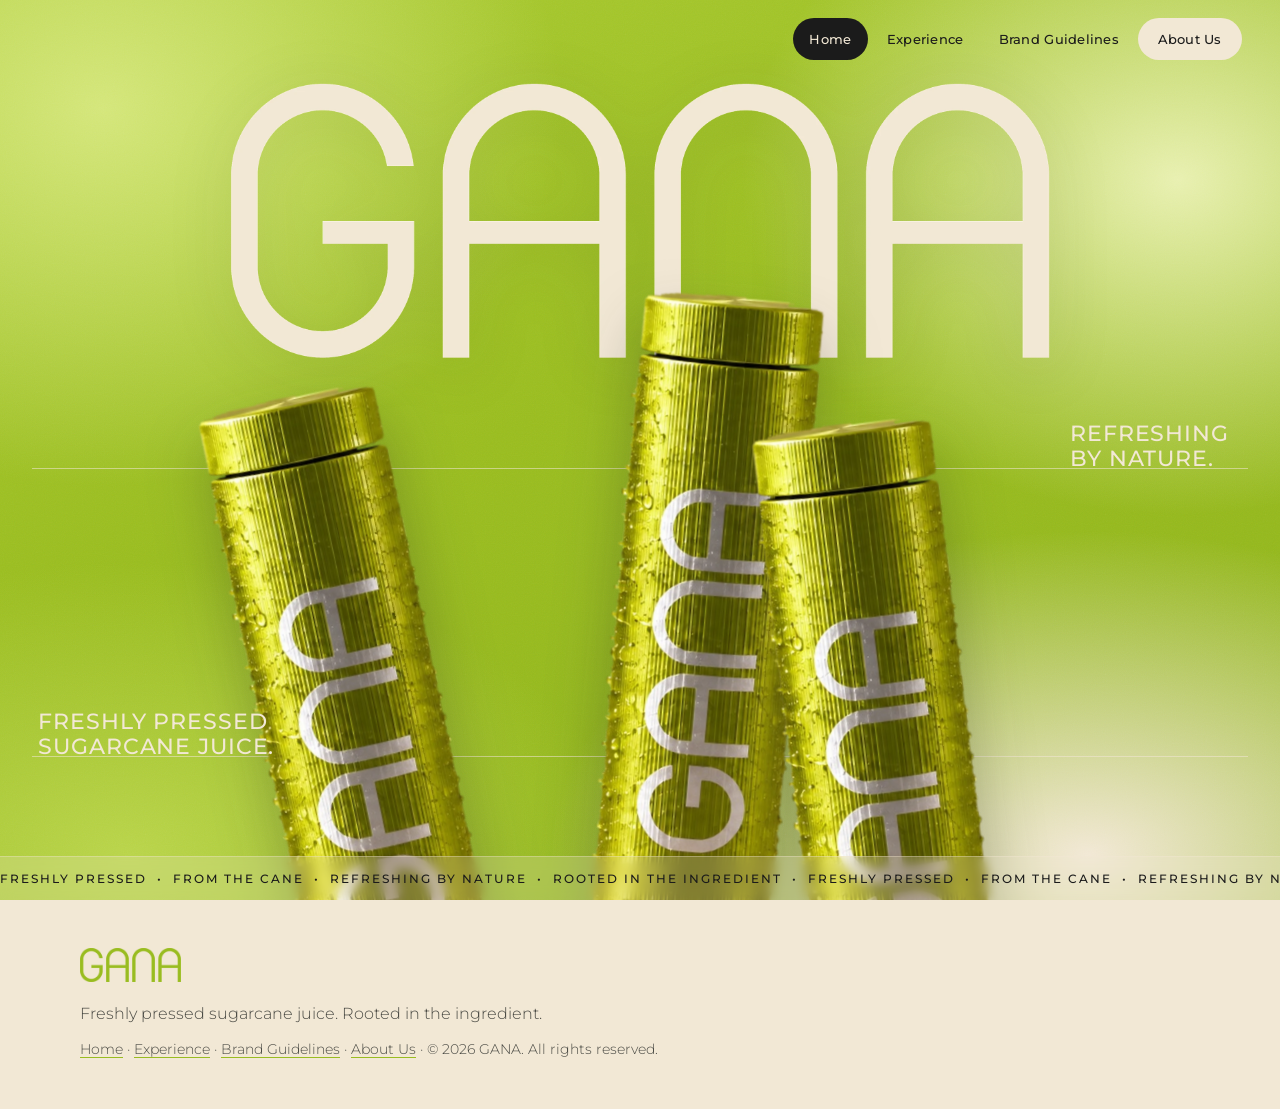
<file: index.html>
<!DOCTYPE html>
<html lang="en">
<head>
  <meta charset="UTF-8">
  <meta name="viewport" content="width=device-width, initial-scale=1">
  <title>GANA | Fresh from the cane. Refreshing by nature.</title>
  <meta name="description" content="GANA is a fresh sugarcane juice brand built around freshness, wellness, and sustainability. Freshly pressed, rooted in the ingredient.">
  <meta property="og:title" content="GANA | Fresh from the cane. Refreshing by nature.">
  <meta property="og:description" content="Freshness begins at the source. Freshly pressed sugarcane juice, made for people who care what they drink.">
  <meta property="og:type" content="website">
  <meta property="og:image" content="Images/gana-bottle-hero.jpeg">
  <link rel="icon" type="image/png" href="Images/gana-logo.png">
  <link rel="preconnect" href="https://fonts.googleapis.com">
  <link rel="preconnect" href="https://fonts.gstatic.com" crossorigin>
  <link href="https://fonts.googleapis.com/css2?family=Montserrat:wght@300;400;500;700&display=swap" rel="stylesheet">
  <link rel="stylesheet" href="styles.css?v=79">
  <link rel="stylesheet" href="home.css?v=87">
</head>
<body class="home">
<main id="top" class="hero">
  <nav class="h-nav" aria-label="Main">
    <a href="#top" aria-current="page">Home</a>
    <a href="experience.html">Experience</a>
    <a href="brand-guidelines.html">Brand Guidelines</a>
    <a href="about.html" class="h-pill">About Us</a>
  </nav>

  <h1 class="wm"><img src="Images/gana-wordmark-cream.webp" alt="GANA"></h1>

  <i class="rule r1"></i><i class="rule r2"></i>

  <div class="cans" aria-hidden="false">
    <img class="can c1" src="Images/bottle-cutout.webp" alt="GANA fresh sugarcane juice bottle">
    <img class="can c2" src="Images/bottle-cutout.webp" alt="">
    <img class="can c3" src="Images/bottle-cutout.webp" alt="">
  </div>

  <p class="cap cap-l">Freshly pressed<br>sugarcane juice.</p>
  <p class="cap cap-r">Refreshing<br>by nature.</p>

  <div class="ticker" aria-hidden="true">
    <div class="track">
      <span>Freshly pressed &nbsp;&bull;&nbsp; From the cane &nbsp;&bull;&nbsp; Refreshing by nature &nbsp;&bull;&nbsp; Rooted in the ingredient &nbsp;&bull;&nbsp;</span>
      <span>Freshly pressed &nbsp;&bull;&nbsp; From the cane &nbsp;&bull;&nbsp; Refreshing by nature &nbsp;&bull;&nbsp; Rooted in the ingredient &nbsp;&bull;&nbsp;</span>
      <span>Freshly pressed &nbsp;&bull;&nbsp; From the cane &nbsp;&bull;&nbsp; Refreshing by nature &nbsp;&bull;&nbsp; Rooted in the ingredient &nbsp;&bull;&nbsp;</span>
    </div>
  </div>
</main>
<footer class="site-footer" id="visit">
  <div class="container footer-grid">
    <a href="#top" class="logo" aria-label="GANA home"><img class="logo-img" src="Images/gana-logo.png" alt="GANA" loading="lazy"></a>
    <p>Freshly pressed sugarcane juice. Rooted in the ingredient.</p>
    <p class="small"><a href="index.html#top">Home</a> &middot; <a href="experience.html">Experience</a> &middot; <a href="brand-guidelines.html">Brand Guidelines</a> &middot; <a href="about.html">About Us</a> &middot; &copy; <span id="year">2026</span> GANA. All rights reserved.</p>
  </div>
</footer>
<script src="home.js?v=79"></script>
</body>
</html>
</file>
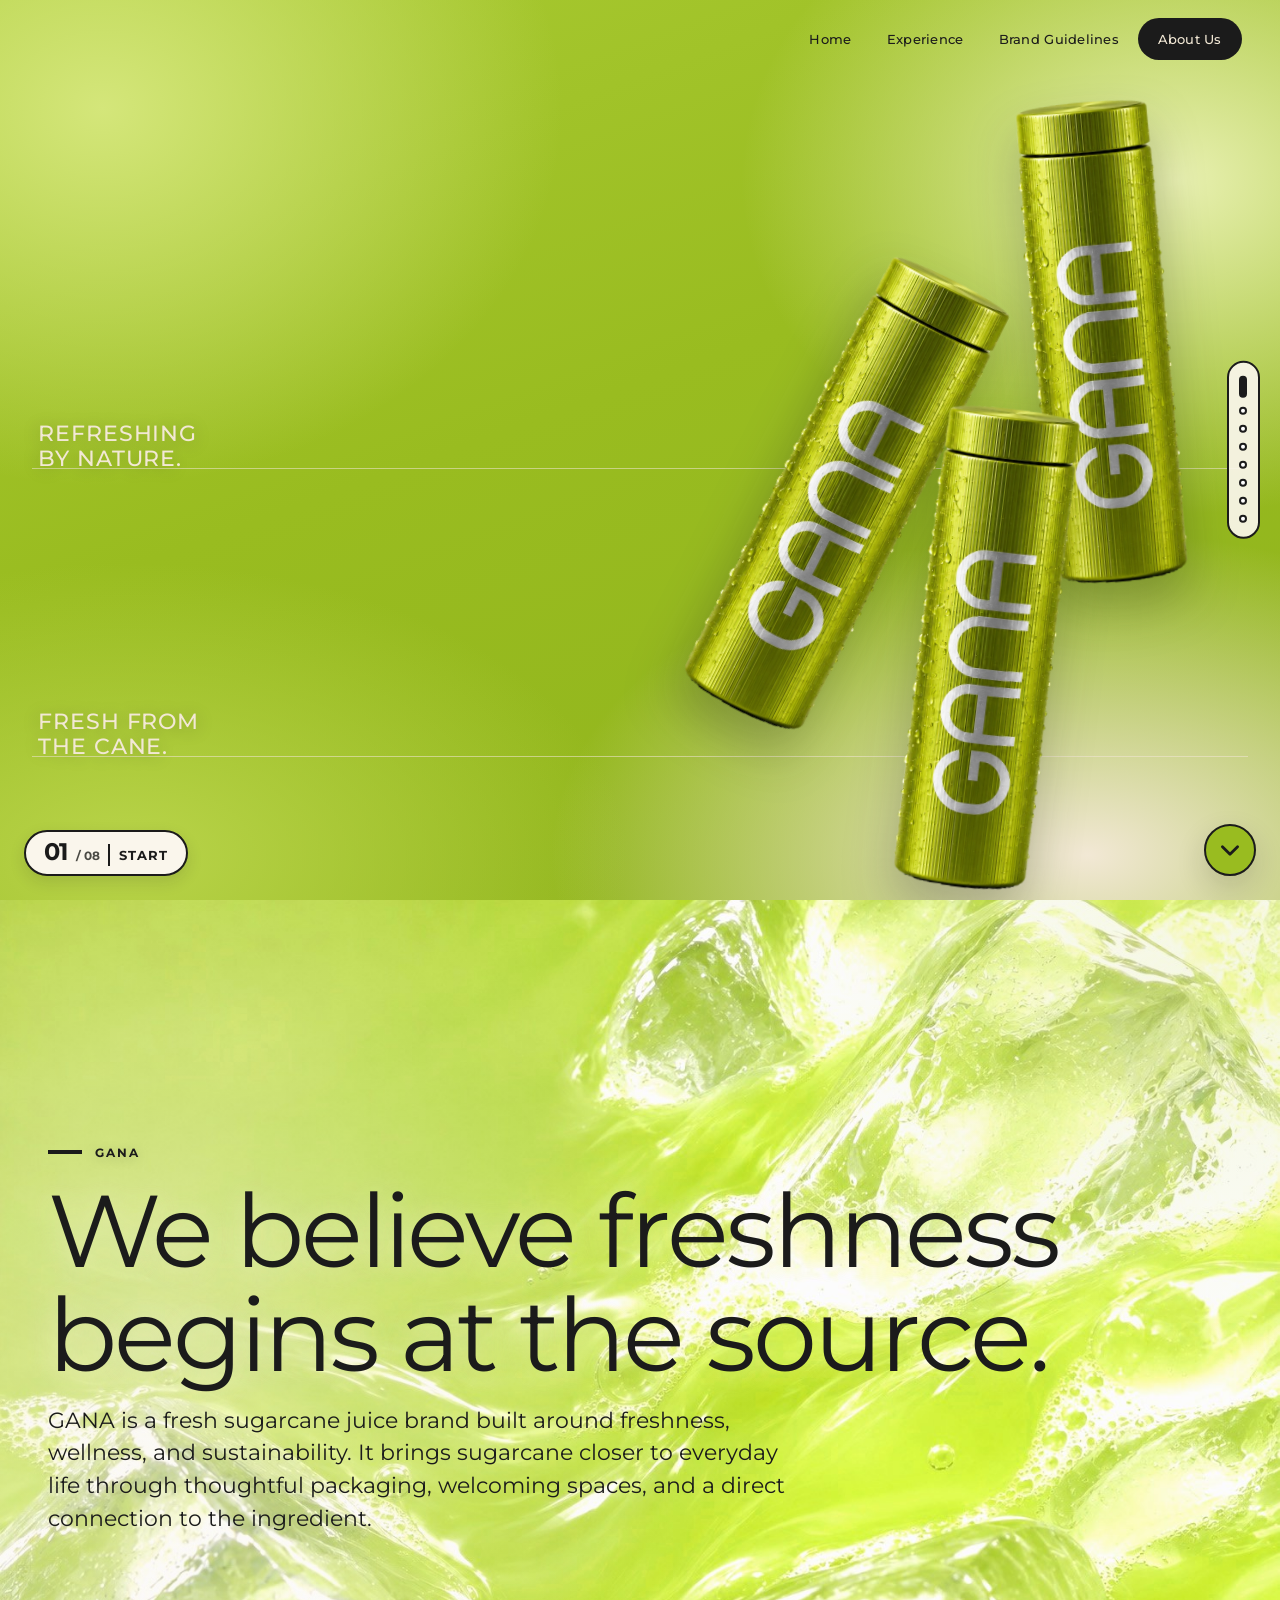
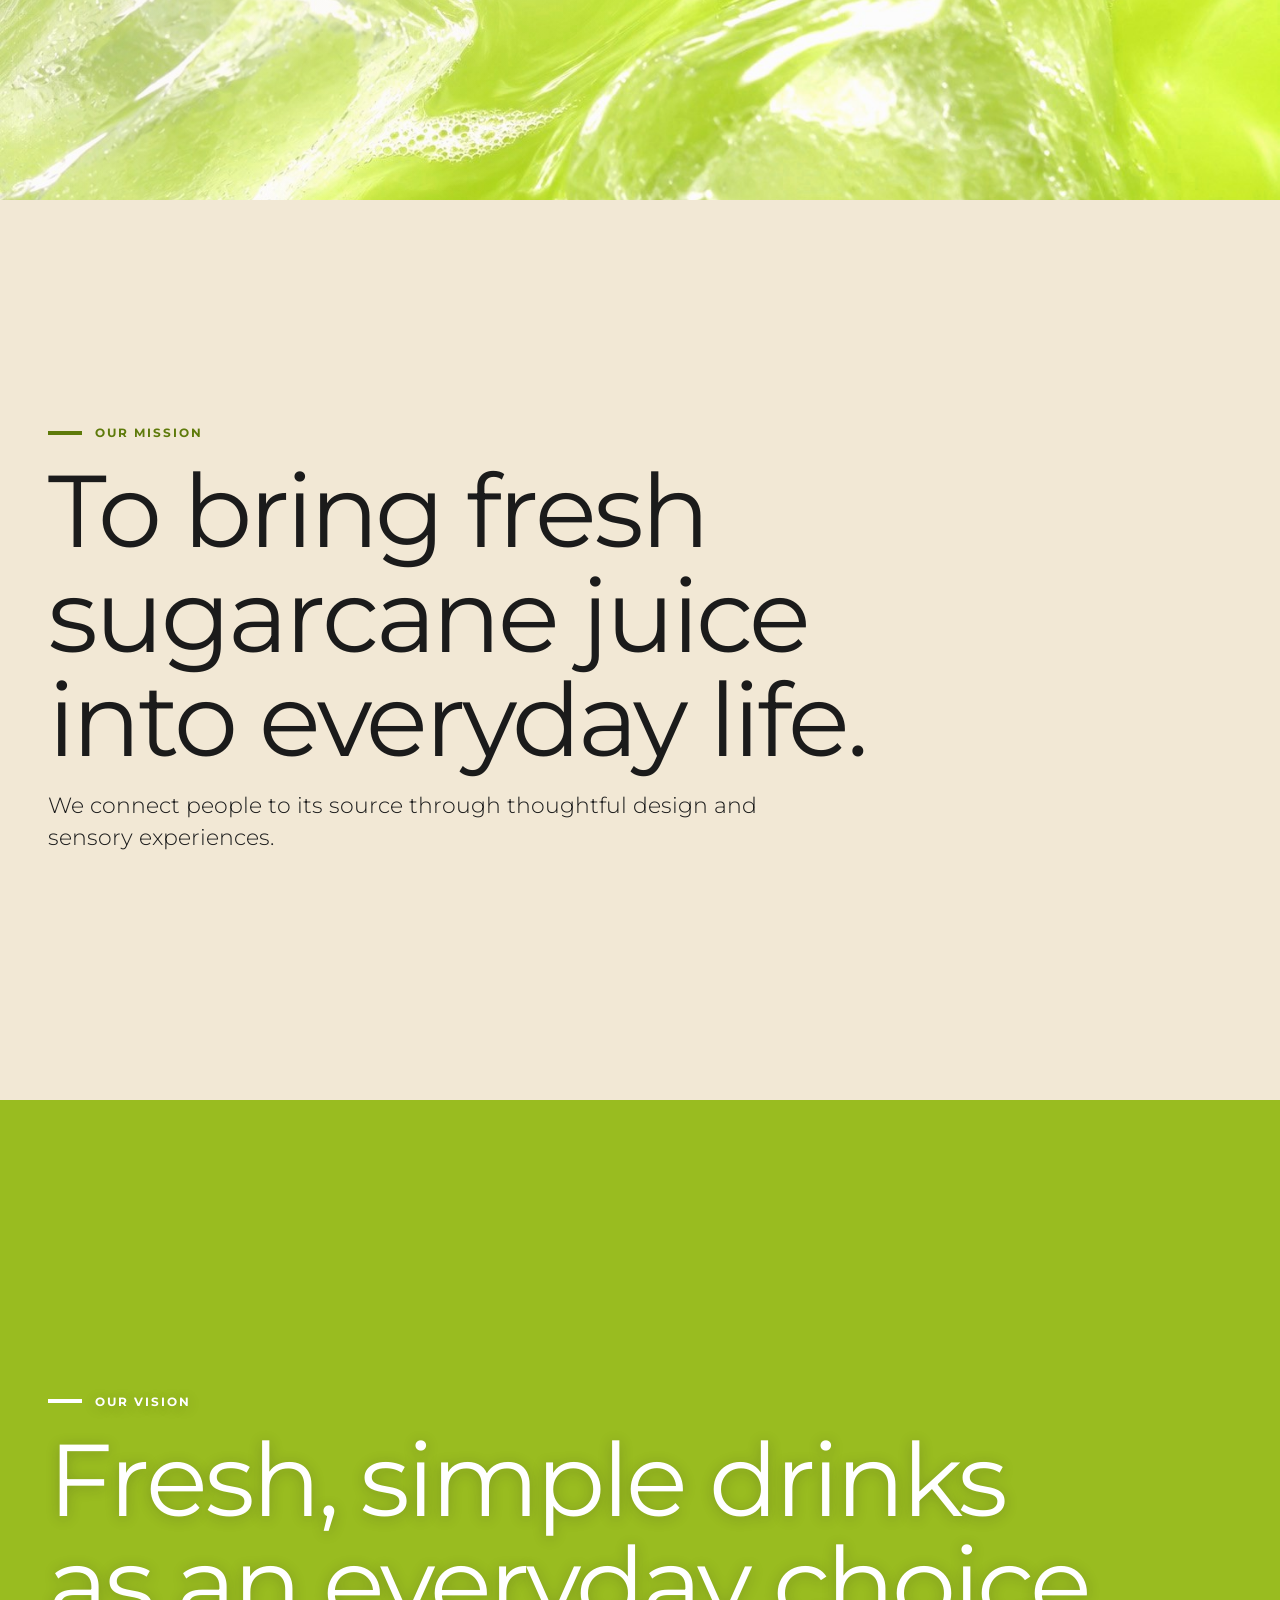
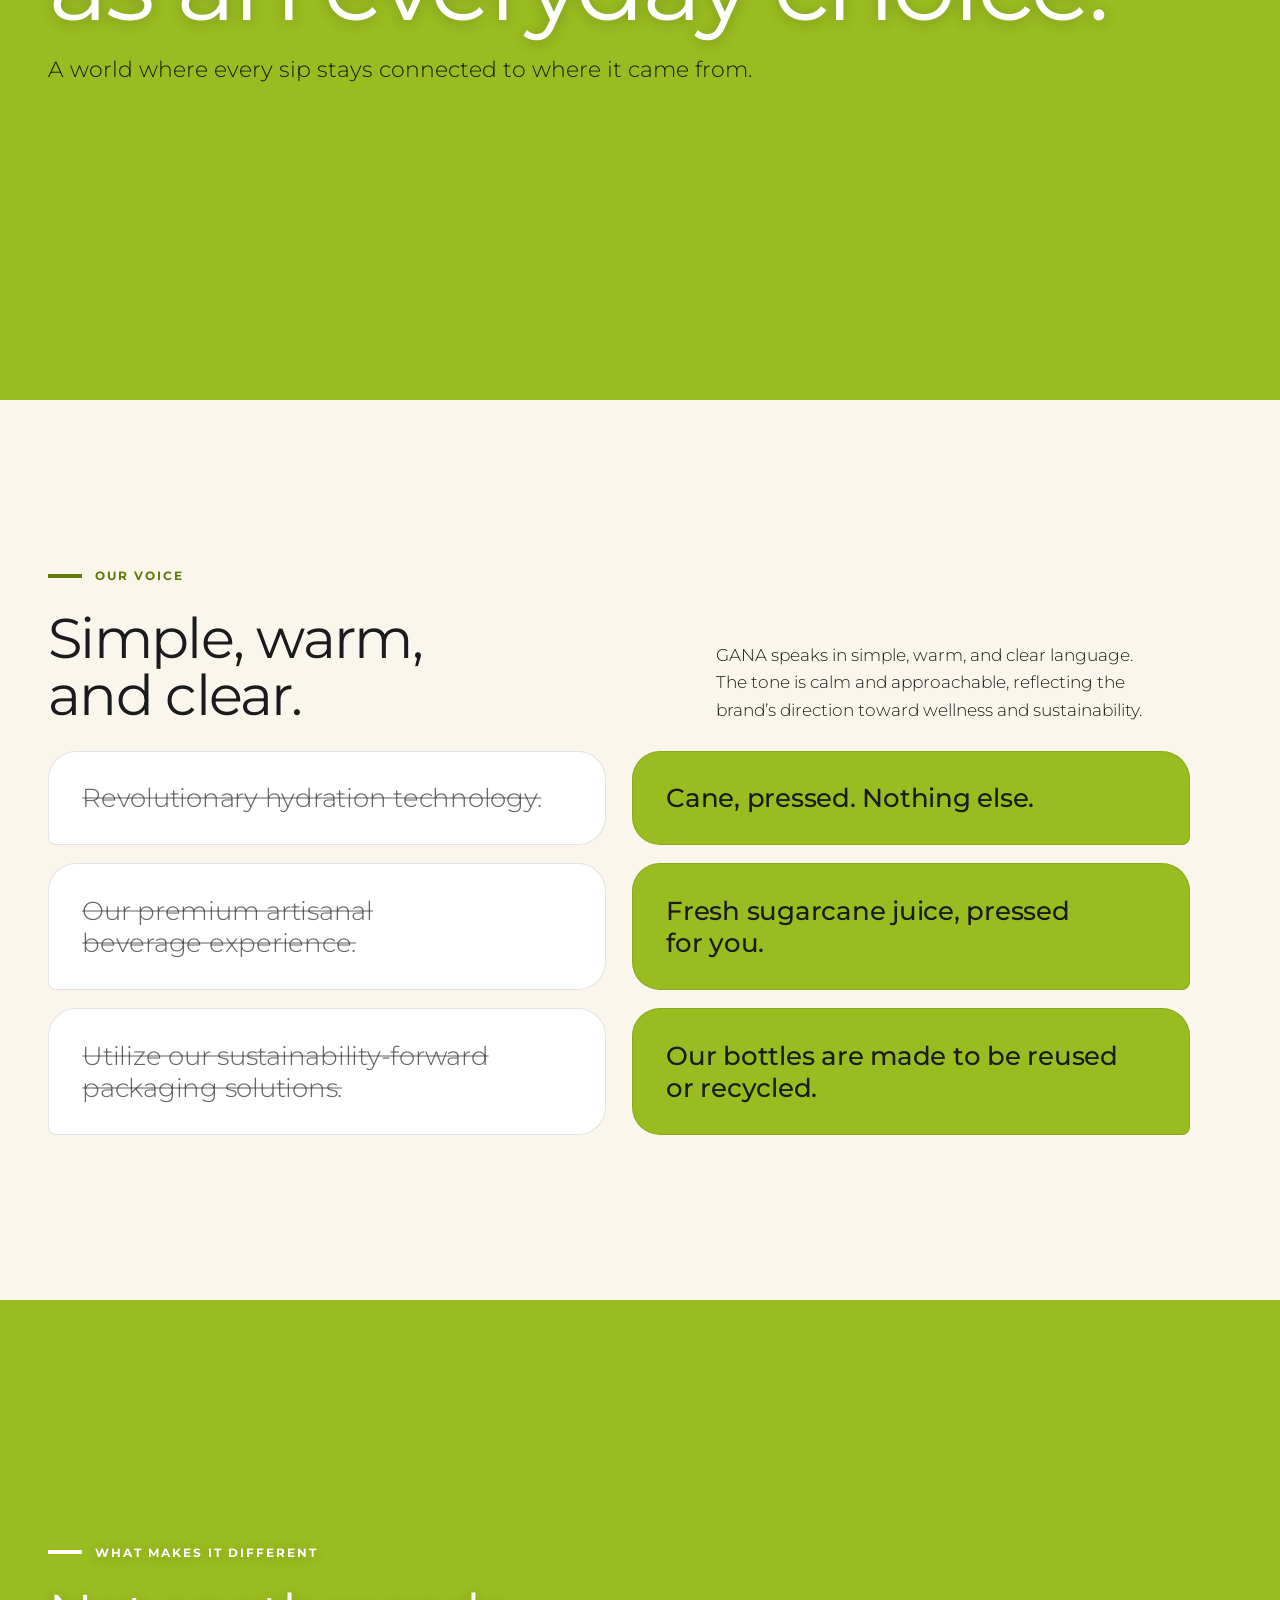
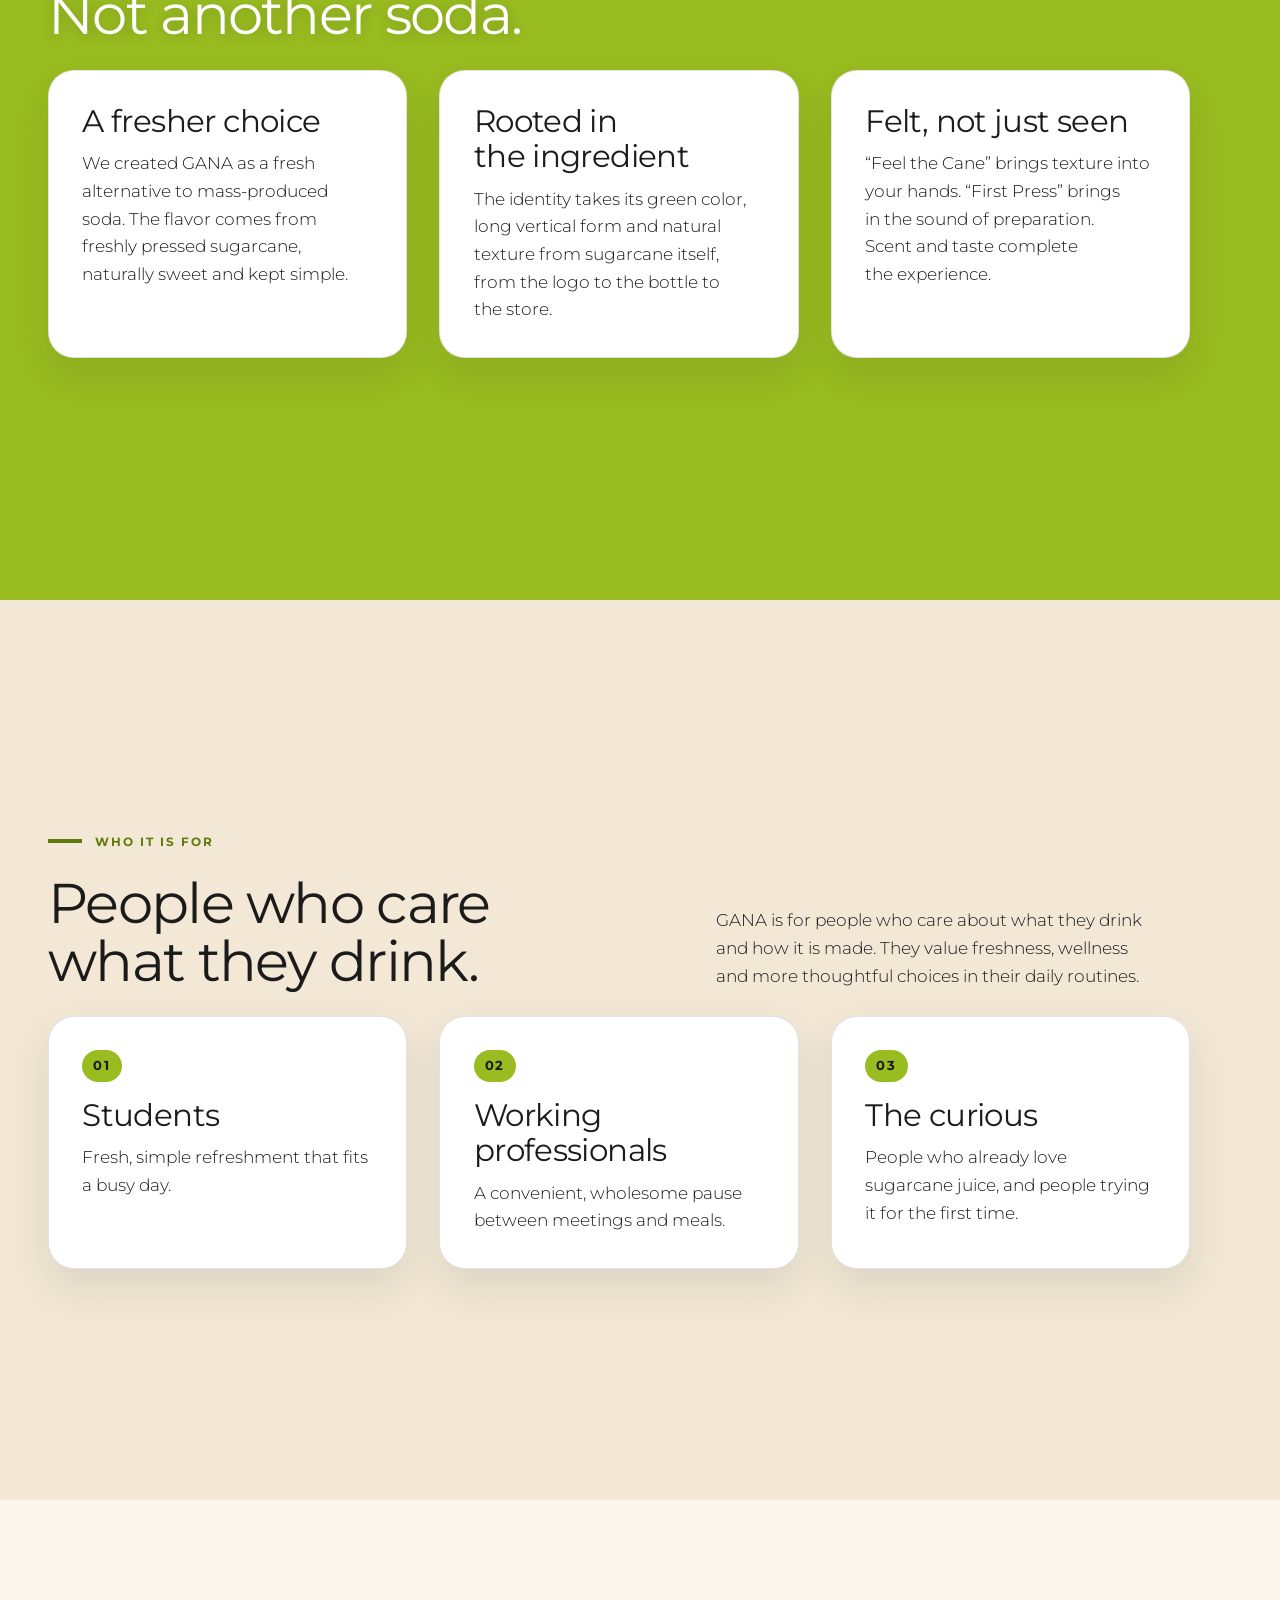
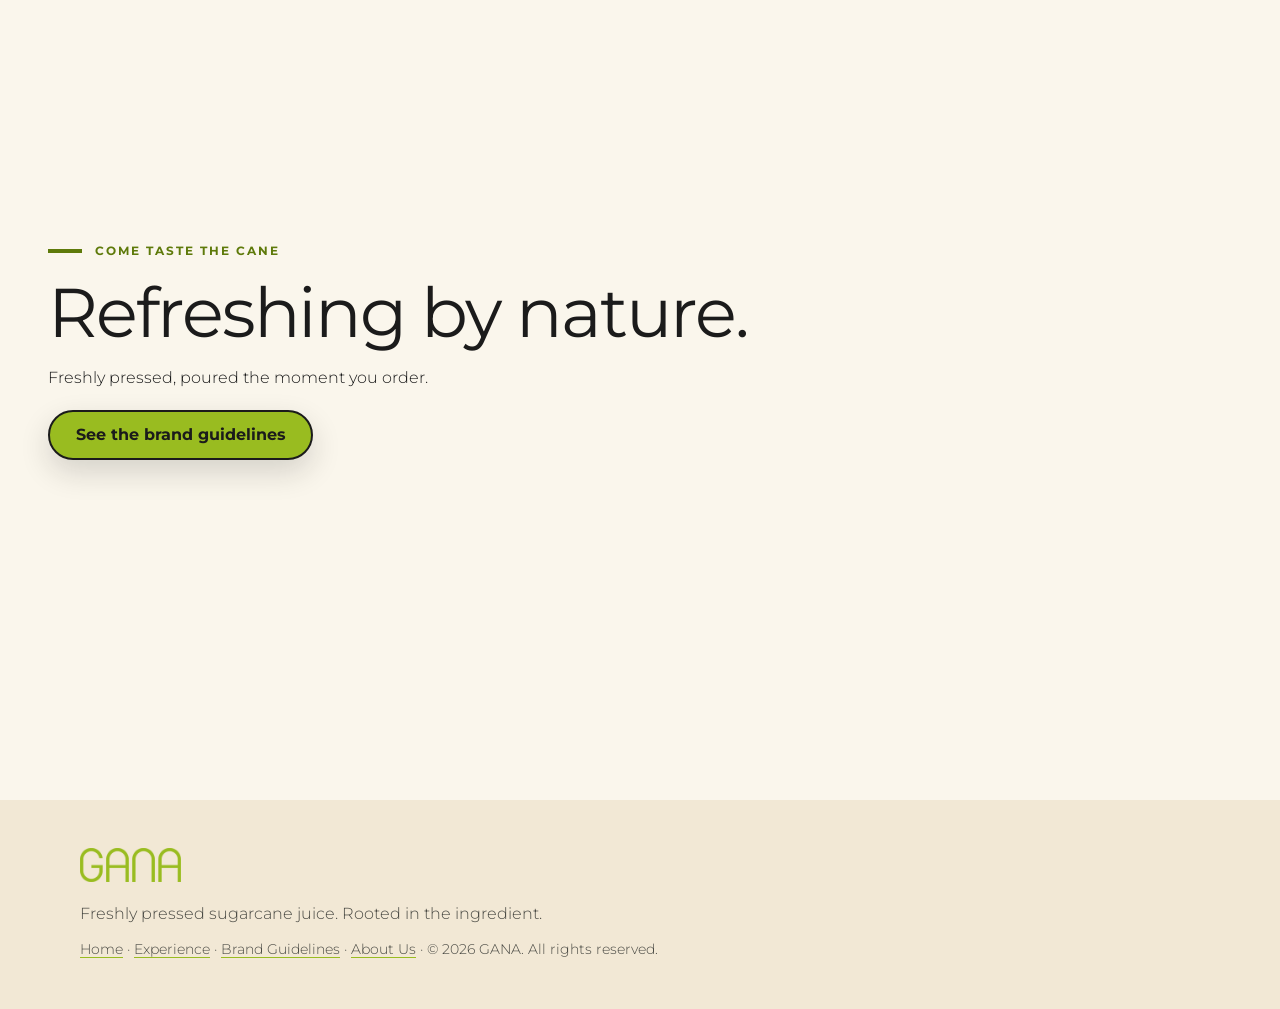
<file: about.html>
<!DOCTYPE html>
<html lang="en">
<head>
  <meta charset="UTF-8">
  <meta name="viewport" content="width=device-width, initial-scale=1">
  <title>About Us | GANA</title>
  <meta name="description" content="About GANA: fresh sugarcane juice built around freshness, wellness and sustainability.">
  <meta property="og:title" content="About GANA">
  <meta property="og:description" content="Flip through every page of the About GANA Book.">
  <meta property="og:type" content="website">
  <meta property="og:image" content="Images/gana-bottle-hero.jpeg">
  <link rel="icon" type="image/png" href="Images/gana-logo.png">
  <link rel="preconnect" href="https://fonts.googleapis.com">
  <link rel="preconnect" href="https://fonts.gstatic.com" crossorigin>
  <link href="https://fonts.googleapis.com/css2?family=Montserrat:wght@300;400;500;700&display=swap" rel="stylesheet">
  <link rel="stylesheet" href="styles.css?v=103">
  <link rel="stylesheet" href="guide.css?v=131">
</head>
<body class="sub">

  <nav class="h-nav" aria-label="Main">
    <a href="index.html#top">Home</a>
    <a href="experience.html">Experience</a>
    <a href="brand-guidelines.html">Brand Guidelines</a>
    <a href="about.html" class="h-pill" aria-current="page">About Us</a>
  </nav>

  <main id="top" class="scenes">
    <section class="scene s-green hero-scene about-hero cascade-only" id="start" data-label="Start">
      <div class="hero-cascade trio" aria-hidden="true"><img class="tb tb1" src="Images/bottle-photo.webp" alt="" width="378" height="1273"><img class="tb tb2" src="Images/bottle-photo.webp" alt="" width="378" height="1273"><img class="tb tb3" src="Images/bottle-photo.webp" alt="" width="378" height="1273"></div>
      <h1 class="sr-only">Fresh from the cane.</h1>
      <i class="hdr-rule hr1"></i><i class="hdr-rule hr2"></i>
      <p class="hdr-cap hc-l">Fresh from<br>the cane.</p>
      <p class="hdr-cap hc-m">Refreshing<br>by nature.</p>
    </section>

    <section class="scene s-green big-statement" id="statement" data-label="Big statement">
      <img class="stmt-bg" src="Images/about-statement-bg.jpg" alt="" width="1491" height="1055">
      <div class="scene-in solo">
        <div>
          <p class="kicker">GANA</p>
          <h2 class="big-h">We believe freshness begins at the source.</h2>
          <p class="big-sub">GANA is a fresh sugarcane juice brand built around freshness, wellness, and sustainability. It brings sugarcane closer to everyday life through thoughtful packaging, welcoming spaces, and a direct connection to the ingredient.</p>
        </div>
      </div>
    </section>

    <section class="scene s-cream" id="mission" data-label="Mission">
      <div class="scene-in solo">
        <div>
          <p class="kicker">Our mission</p>
          <h2 class="big-h mv-big">To bring fresh sugarcane juice into everyday life.</h2>
          <p class="big-sub">We connect people to its source through thoughtful design and sensory experiences.</p>
        </div>
      </div>
    </section>

    <section class="scene s-green" id="vision" data-label="Vision">
      <div class="scene-in solo">
        <div>
          <p class="kicker">Our vision</p>
          <h2 class="big-h mv-big">Fresh, simple drinks as an everyday choice.</h2>
          <p class="big-sub">A world where every sip stays connected to where it came from.</p>
        </div>
      </div>
    </section>

    <section class="scene s-light" id="voice" data-label="Voice">
      <div class="scene-in wide">
        <header class="scene-head"><p class="kicker">Our voice</p><h2>Simple, warm, and clear.</h2><p>GANA speaks in simple, warm, and clear language. The tone is calm and approachable, reflecting the brand&rsquo;s direction toward wellness and sustainability.</p></header>
        <div class="scene-body voice-rows">
          <div class="voice-row"><p class="vr-bad">Revolutionary hydration technology.</p><p class="vr-good">Cane, pressed. Nothing else.</p></div>
          <div class="voice-row"><p class="vr-bad">Our premium artisanal beverage experience.</p><p class="vr-good">Fresh sugarcane juice, pressed for you.</p></div>
          <div class="voice-row"><p class="vr-bad">Utilize our sustainability-forward packaging solutions.</p><p class="vr-good">Our bottles are made to be reused or recycled.</p></div>
        </div>
      </div>
    </section>

    <section class="scene s-green" id="different" data-label="What makes it different">
      <div class="scene-in wide">
        <header class="scene-head"><p class="kicker">What makes it different</p><h2>Not another soda.</h2></header>
        <div class="scene-body diff">
          <article class="diff-card"><h3>A fresher choice</h3><p>We created GANA as a fresh alternative to mass-produced soda. The flavor comes from freshly pressed sugarcane, naturally sweet and kept simple.</p></article>
          <article class="diff-card"><h3>Rooted in the ingredient</h3><p>The identity takes its green color, long vertical form and natural texture from sugarcane itself, from the logo to the bottle to the store.</p></article>
          <article class="diff-card"><h3>Felt, not just seen</h3><p>&ldquo;Feel the Cane&rdquo; brings texture into your hands. &ldquo;First Press&rdquo; brings in the sound of preparation. Scent and taste complete the experience.</p></article>
        </div>
      </div>
    </section>

    <section class="scene s-cream" id="for" data-label="Who it is for">
      <div class="scene-in wide">
        <header class="scene-head"><p class="kicker">Who it is for</p><h2>People who care what they drink.</h2><p>GANA is for people who care about what they drink and how it is made. They value freshness, wellness and more thoughtful choices in their daily routines.</p></header>
        <div class="scene-body who">
          <article class="who-card"><span>01</span><h3>Students</h3><p>Fresh, simple refreshment that fits a busy day.</p></article>
          <article class="who-card"><span>02</span><h3>Working professionals</h3><p>A convenient, wholesome pause between meetings and meals.</p></article>
          <article class="who-card"><span>03</span><h3>The curious</h3><p>People who already love sugarcane juice, and people trying it for the first time.</p></article>
        </div>
      </div>
    </section>

    <section class="scene s-light" id="come" data-label="Visit">
      <div class="scene-in solo">
        <div>
          <p class="kicker">Come taste the cane</p>
          <h2>Refreshing by nature.</h2>
          <p class="lead">Freshly pressed, poured the moment you order.</p>
          <a href="brand-guidelines.html" class="btn btn-green">See the brand guidelines</a>
        </div>
      </div>
    </section>

  </main>

  <nav class="dial" id="dial" aria-label="Scenes"><ol id="dial-list"></ol></nav>
  <div class="hud" aria-hidden="true"><span id="hud-n">01</span><span class="hud-of">/ <span id="hud-t">15</span></span><span id="hud-l">Start</span></div>
  <button type="button" class="next-btn" id="next-btn" aria-label="Next scene"><svg viewBox="0 0 24 24" fill="none" stroke="currentColor" stroke-width="2.6" stroke-linecap="round" stroke-linejoin="round" aria-hidden="true"><path d="M5 9l7 7 7-7"/></svg></button>

  <footer class="site-footer" id="visit">
    <div class="container footer-grid">
      <a href="index.html#top" class="logo" aria-label="GANA home"><img class="logo-img" src="Images/gana-logo.png" alt="GANA" loading="lazy"></a>
      <p>Freshly pressed sugarcane juice. Rooted in the ingredient.</p>
      <p class="small"><a href="index.html#top">Home</a> &middot; <a href="experience.html">Experience</a> &middot; <a href="brand-guidelines.html">Brand Guidelines</a> &middot; <a href="about.html">About Us</a> &middot; &copy; <span id="year">2026</span> GANA. All rights reserved.</p>
    </div>
  </footer>

  <script src="script.js?v=103"></script>
  <script src="scenes.js?v=103"></script>
</body>
</html>
</file>
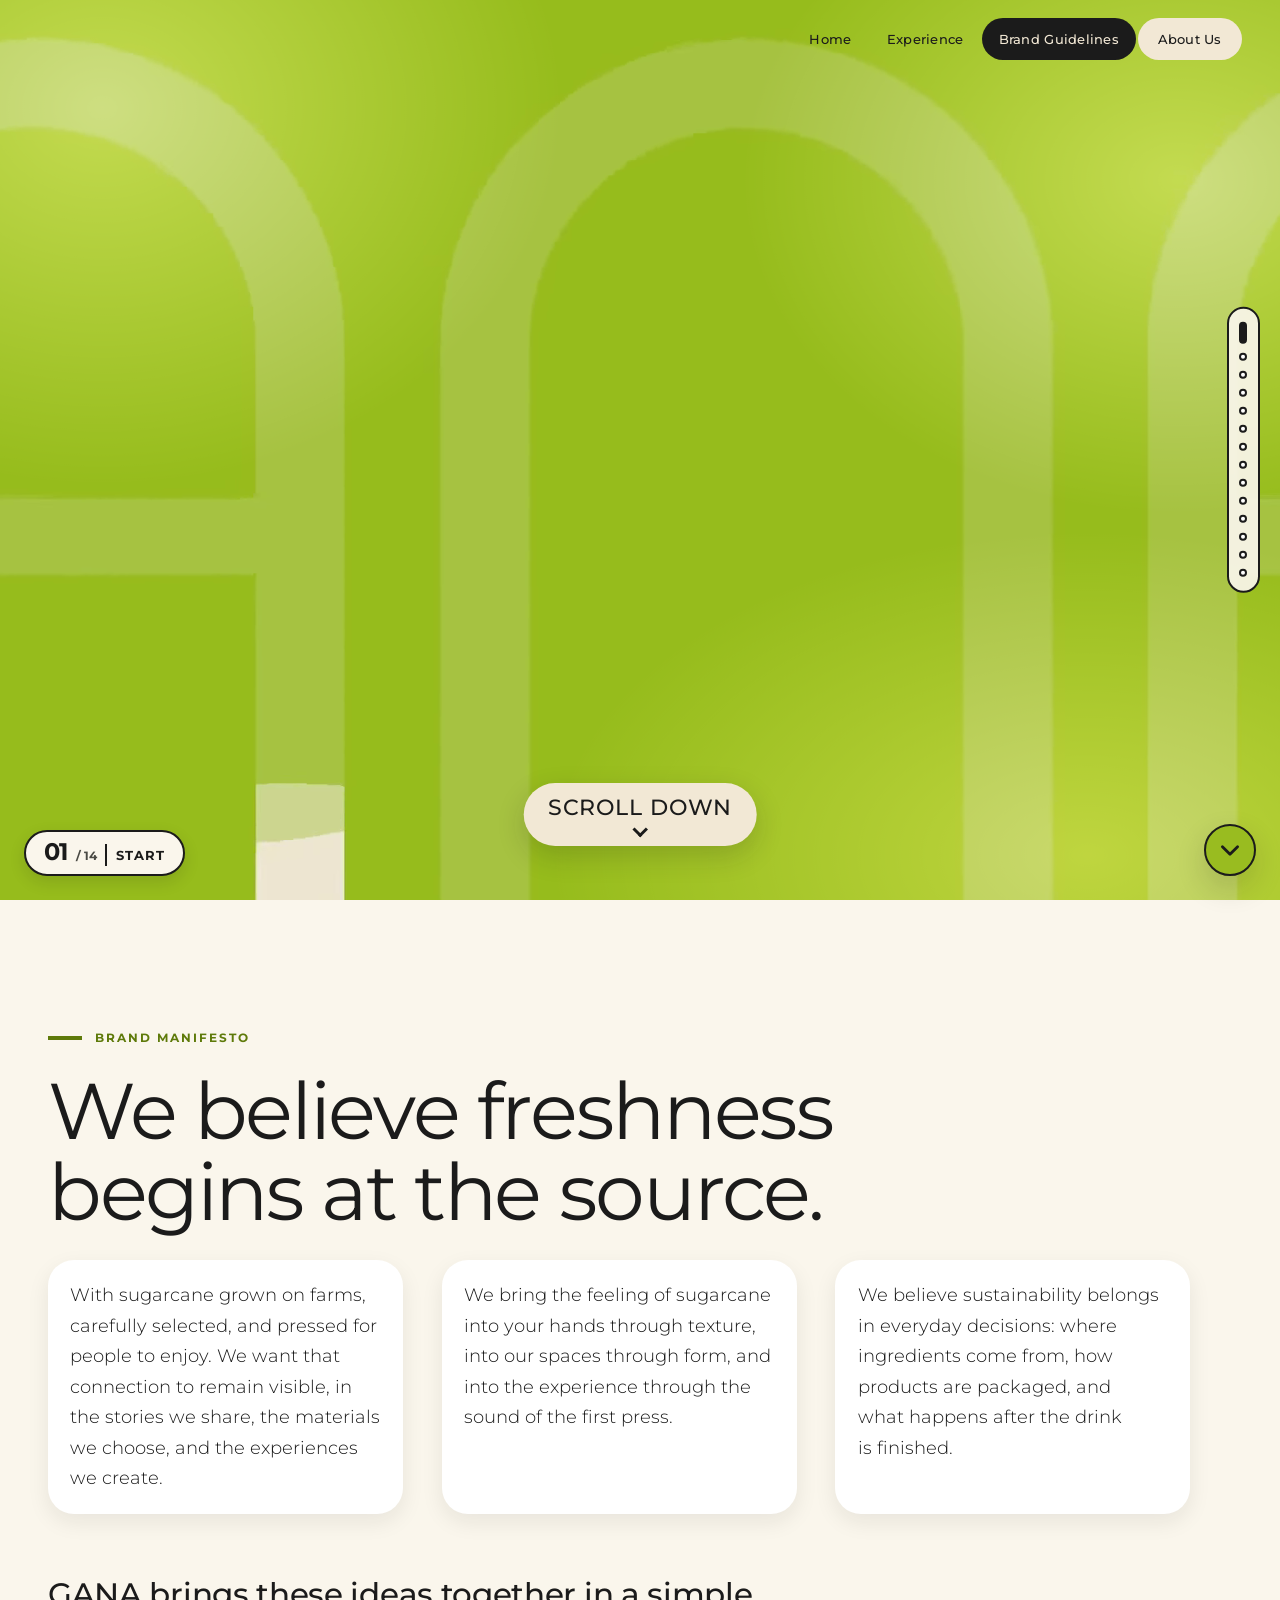
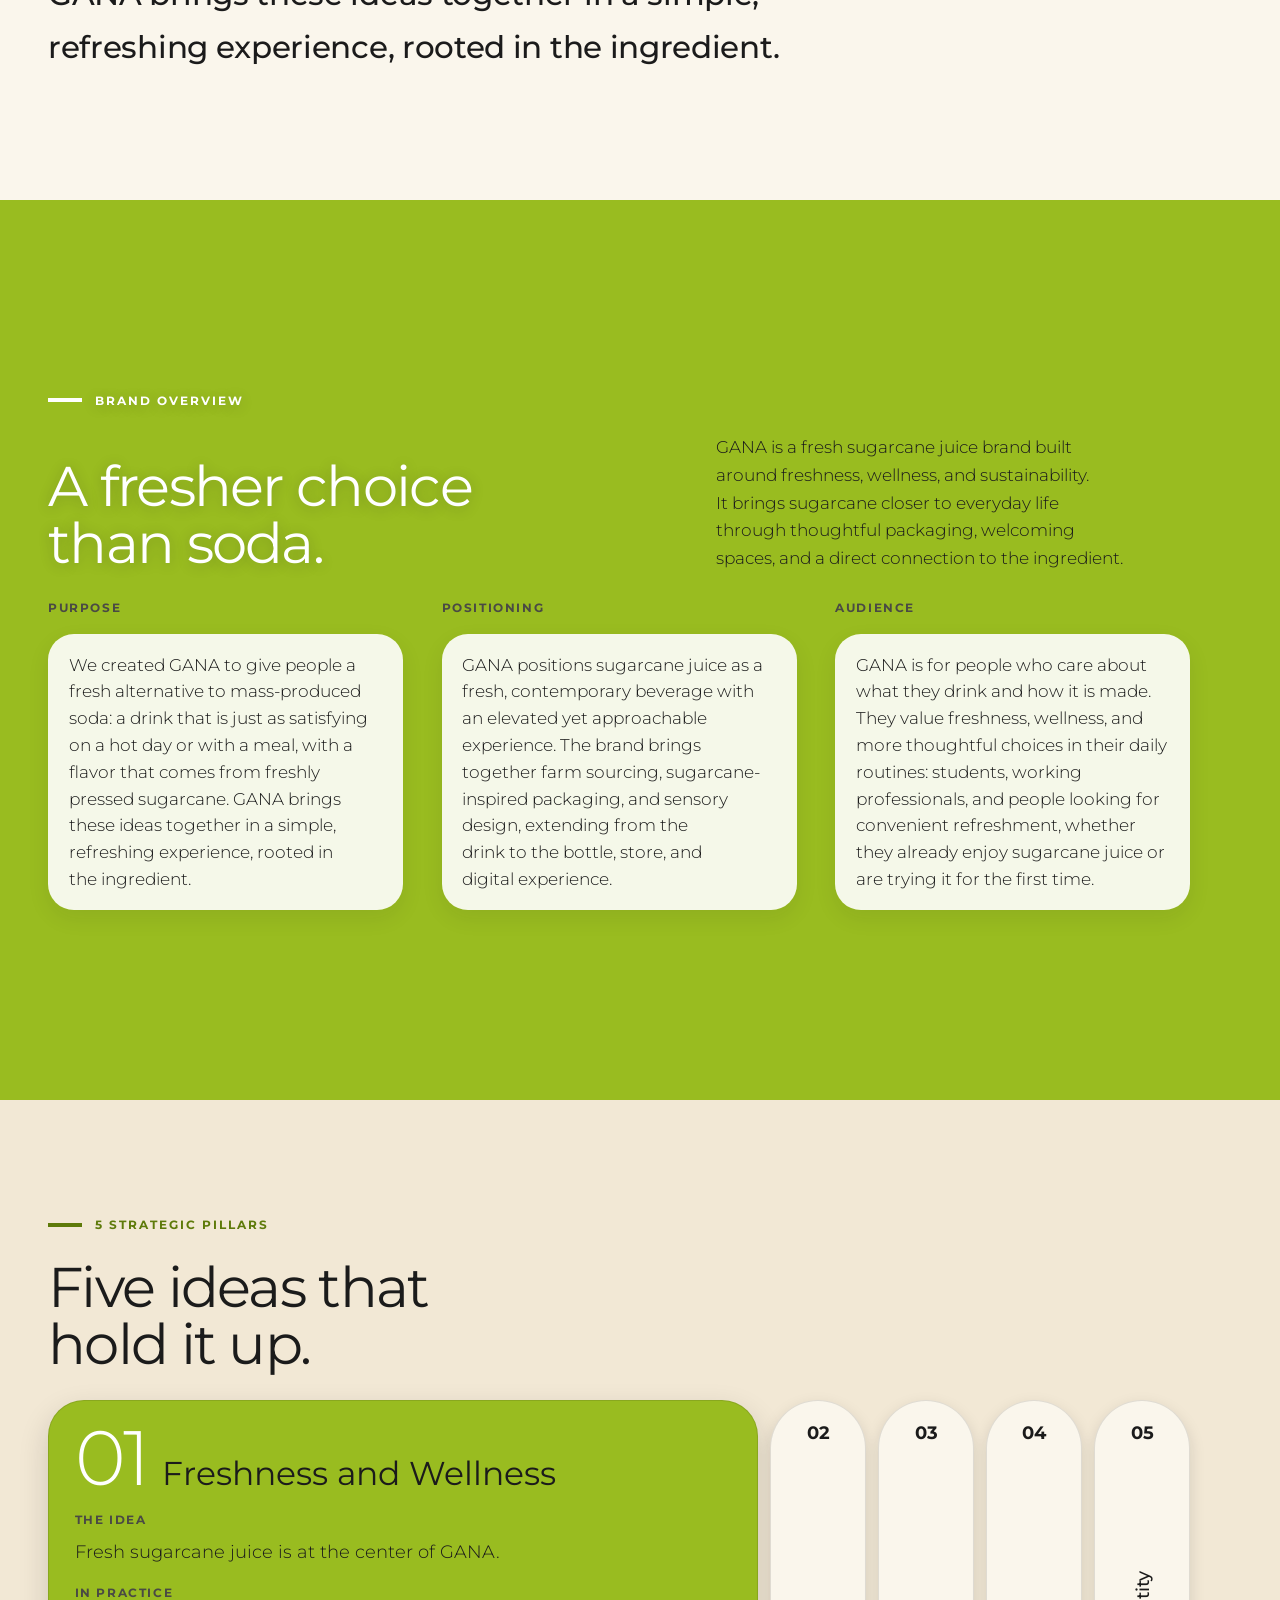
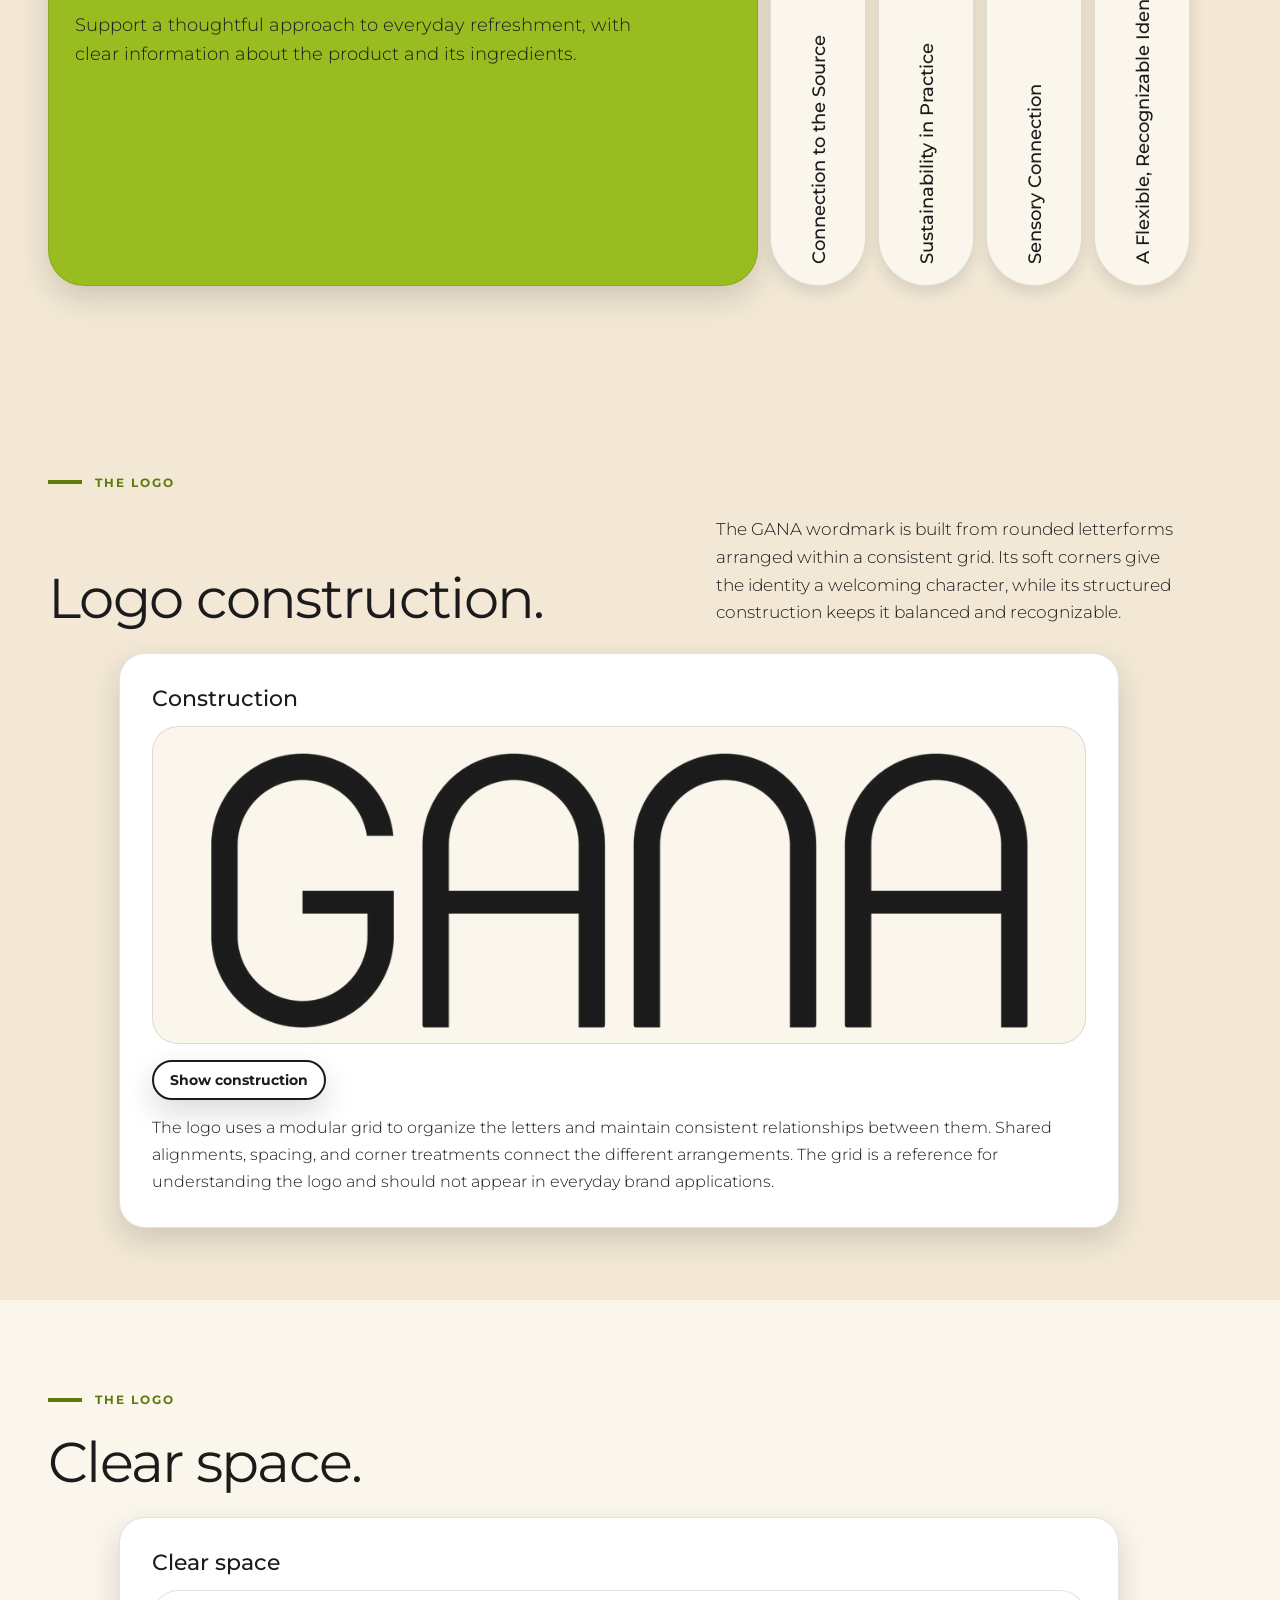
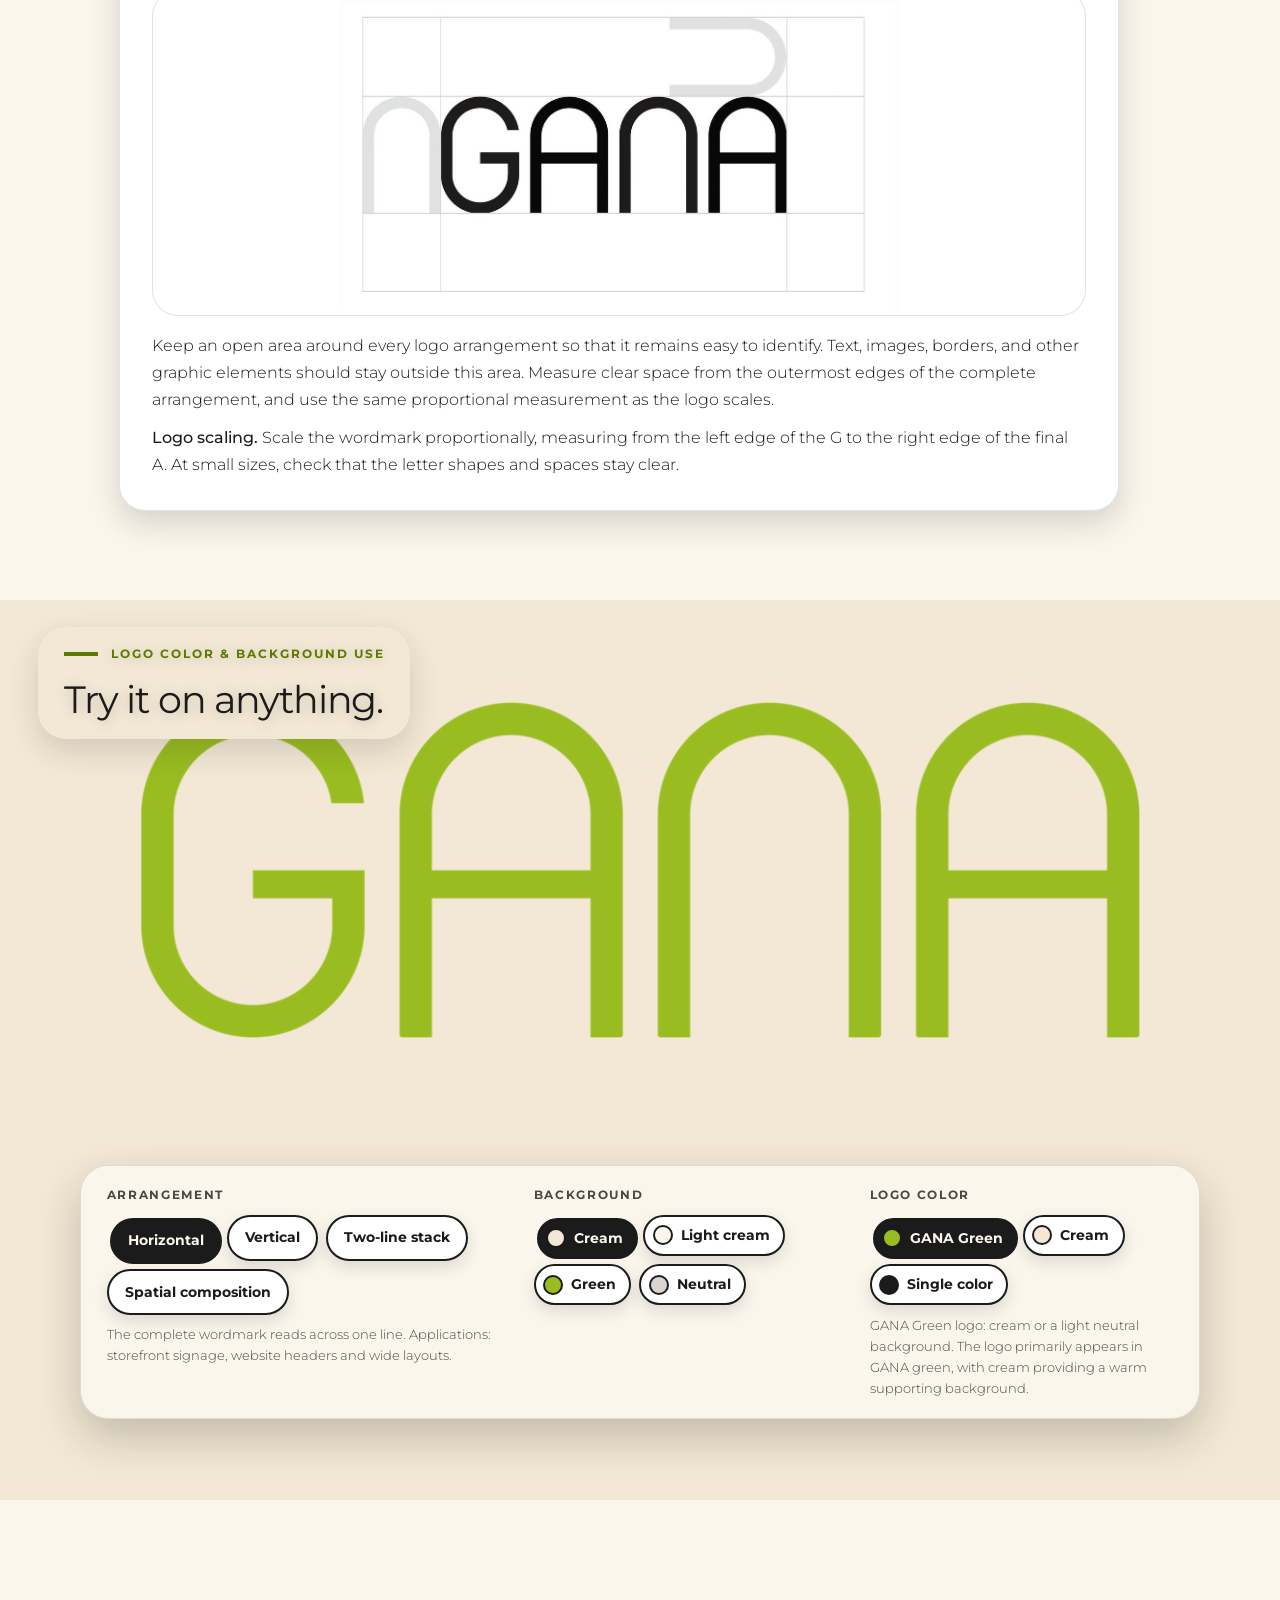
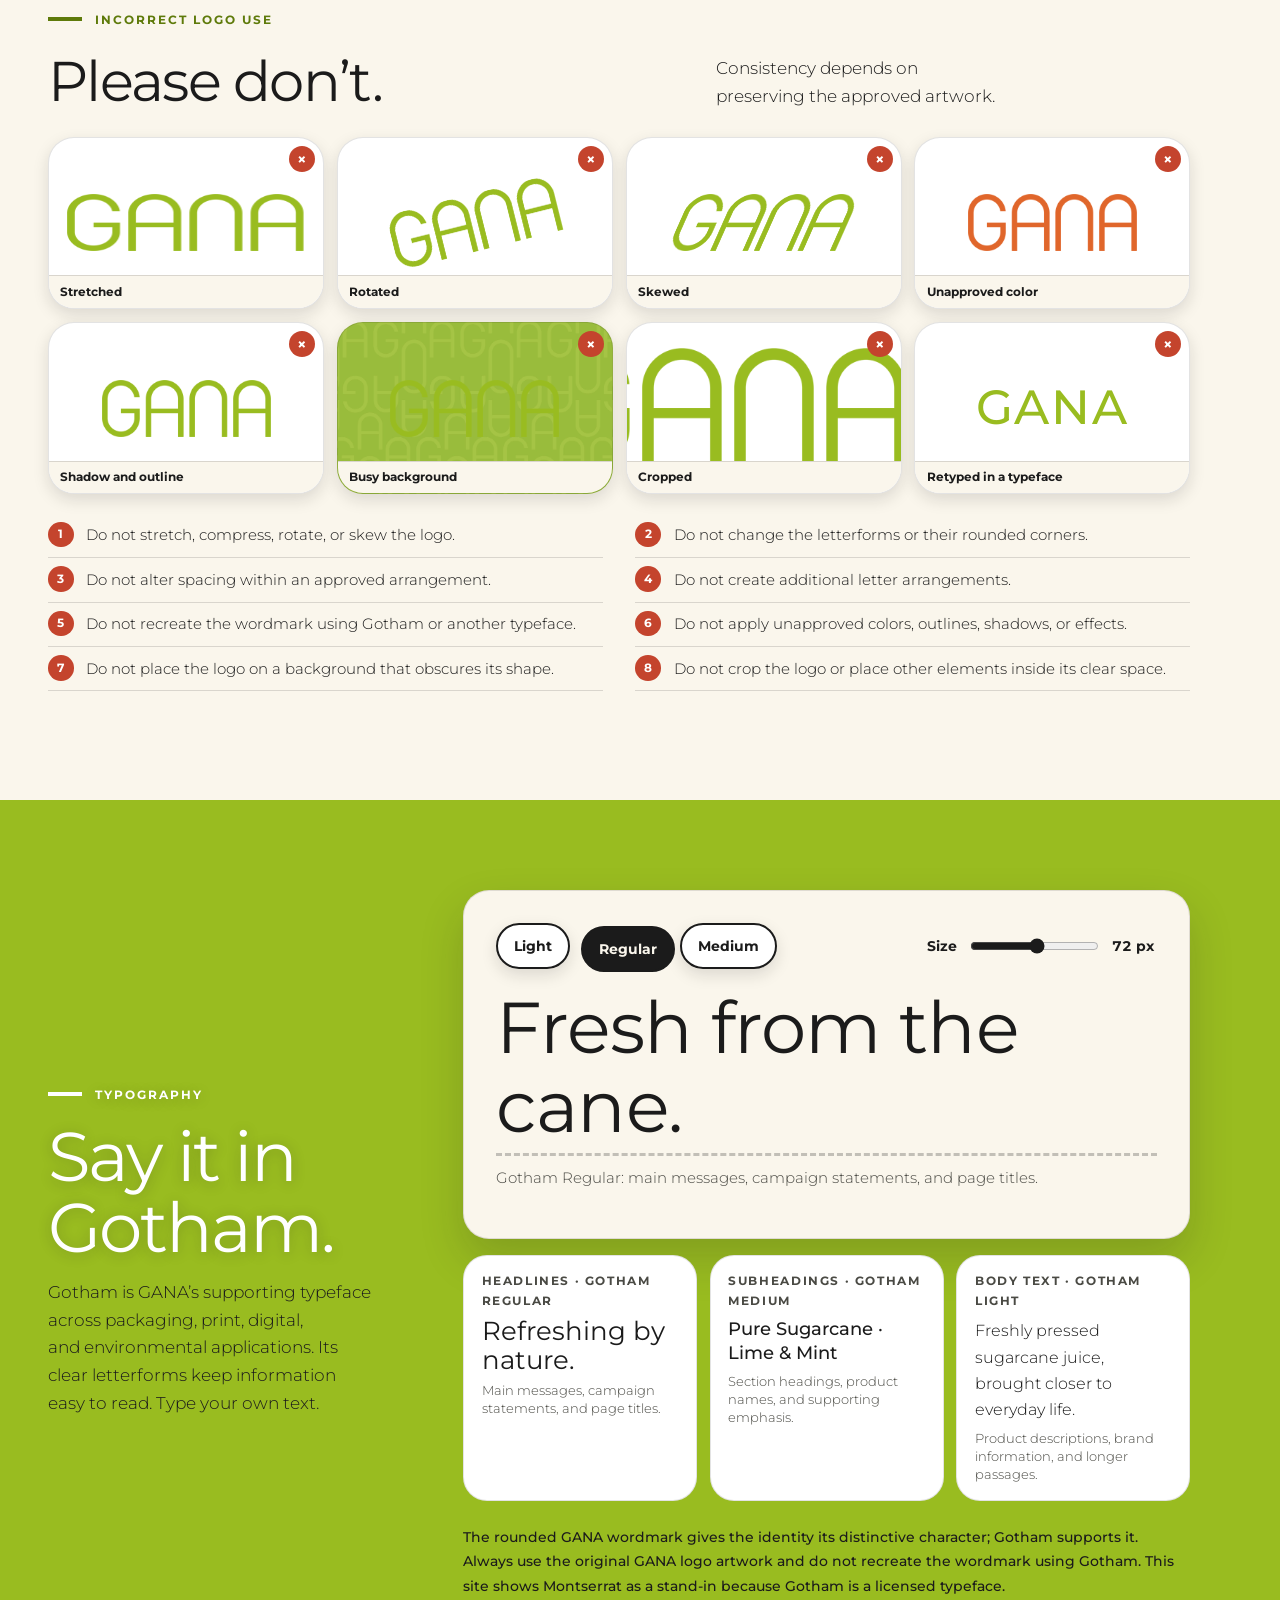
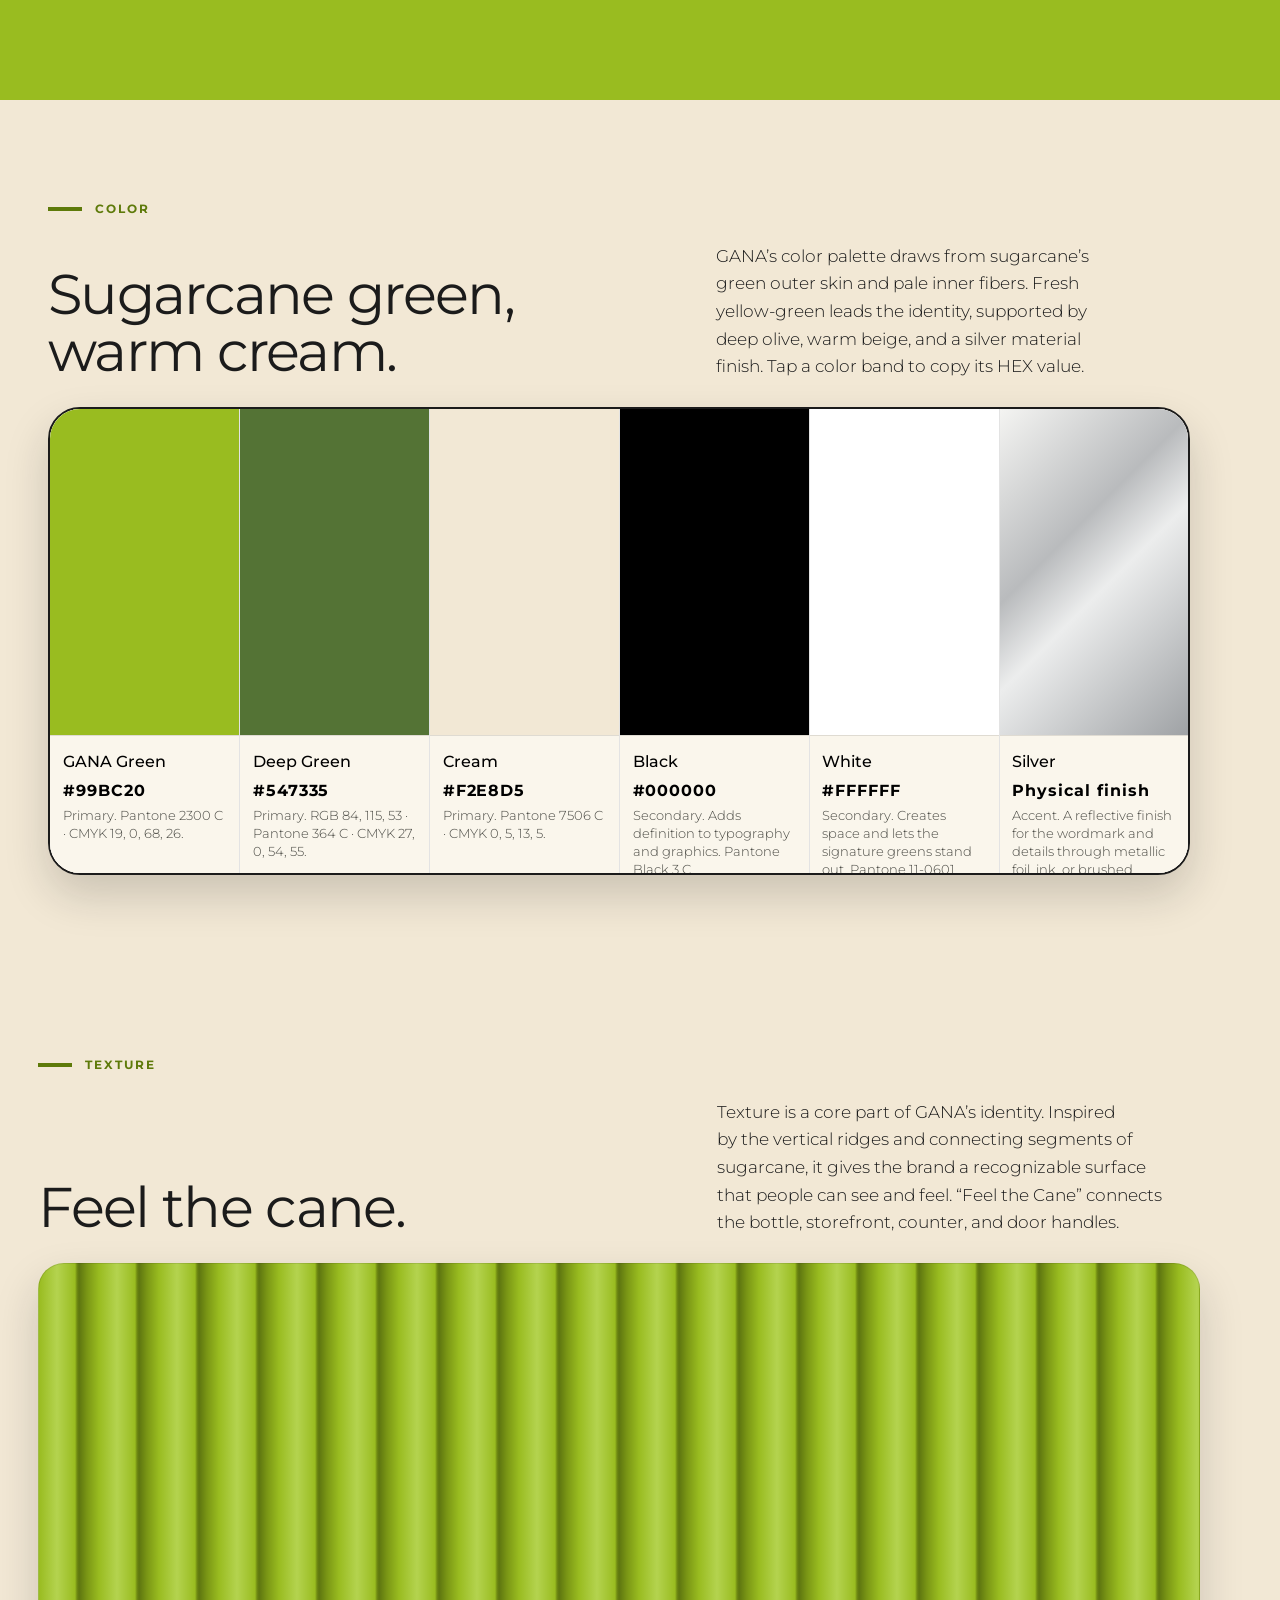
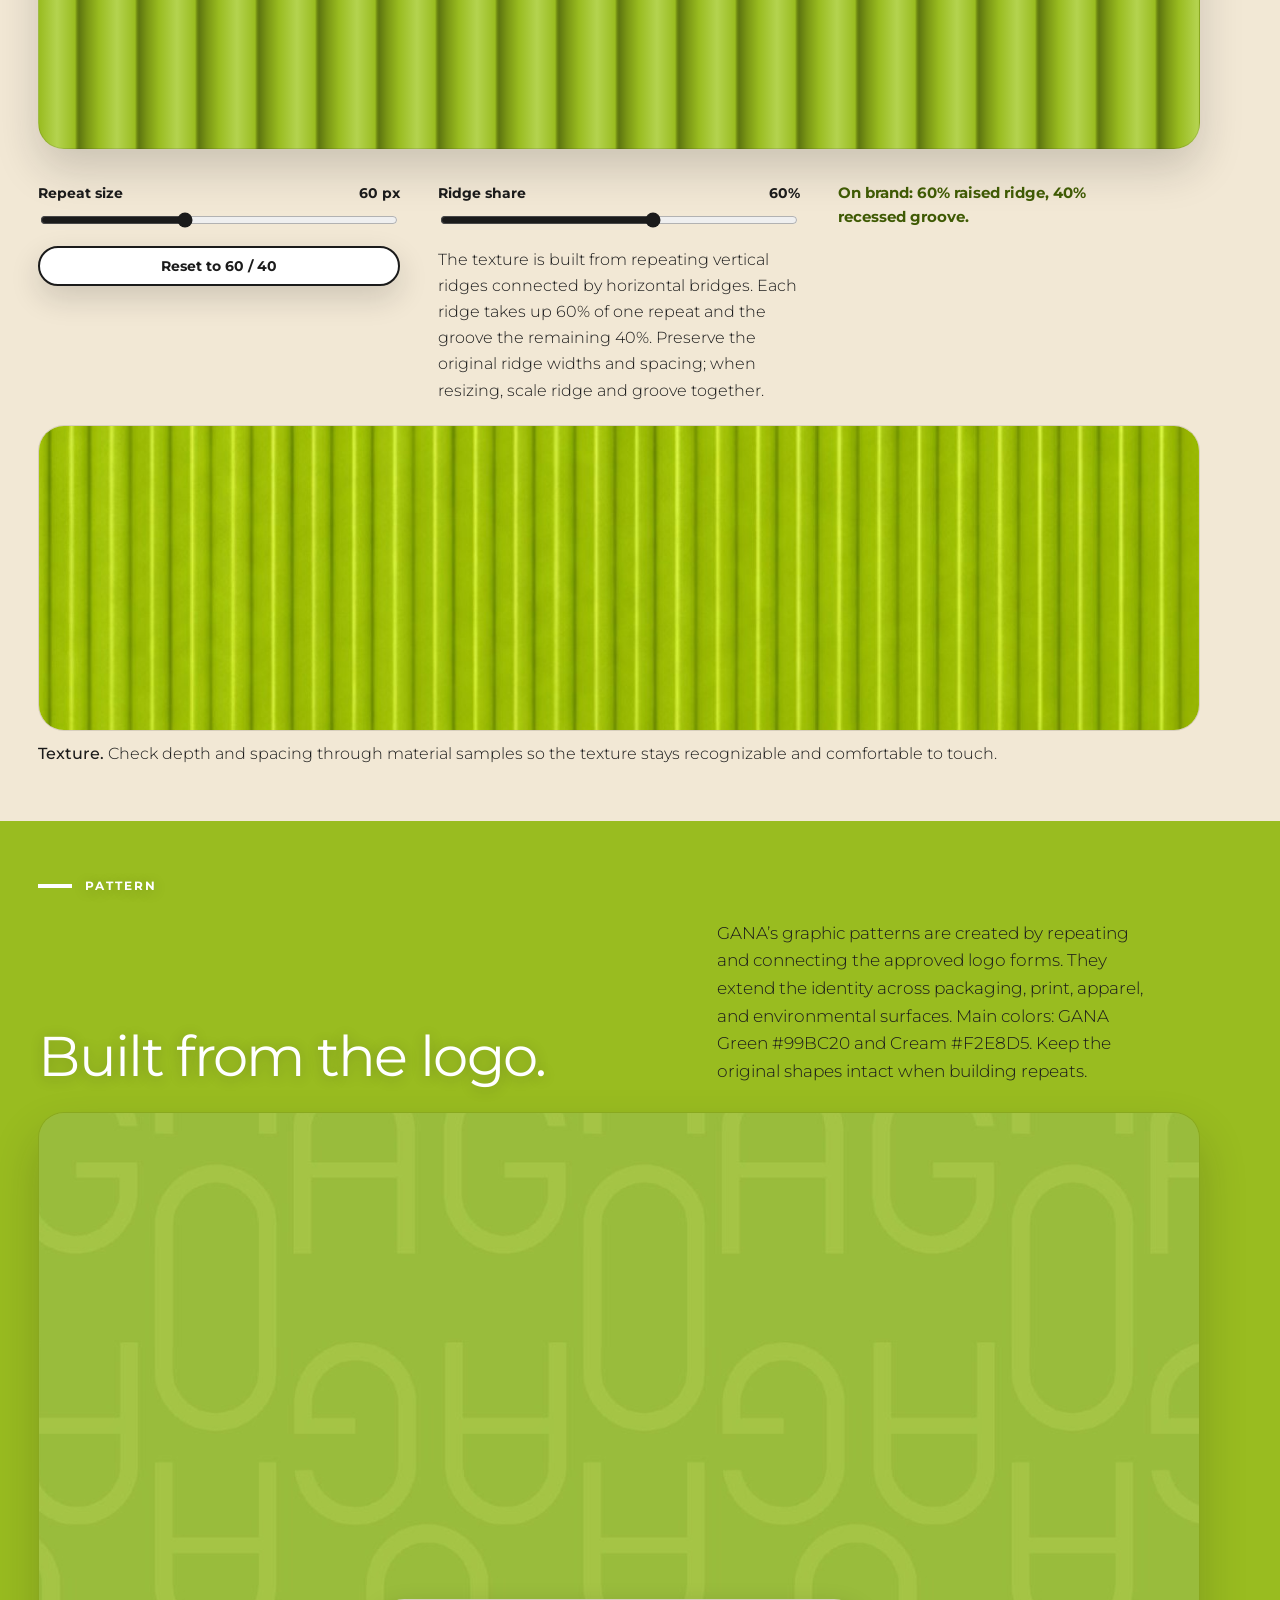
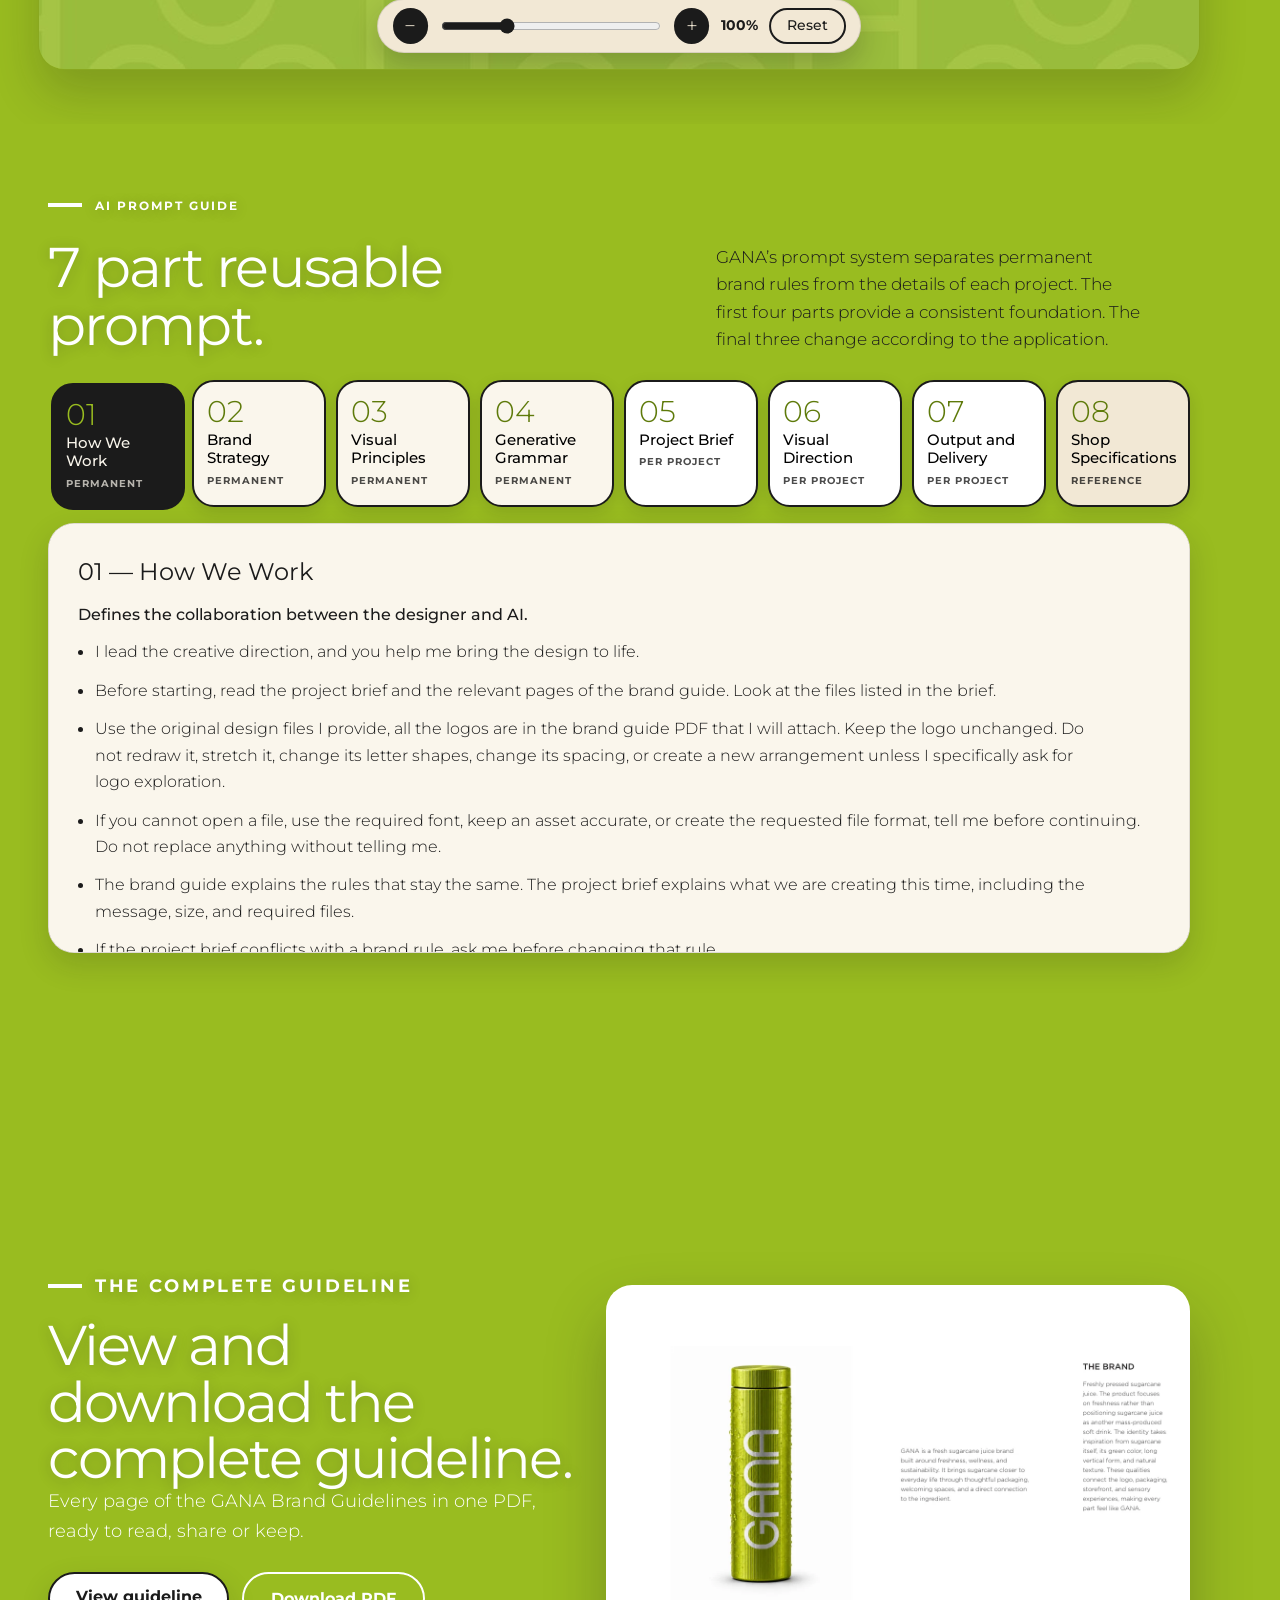
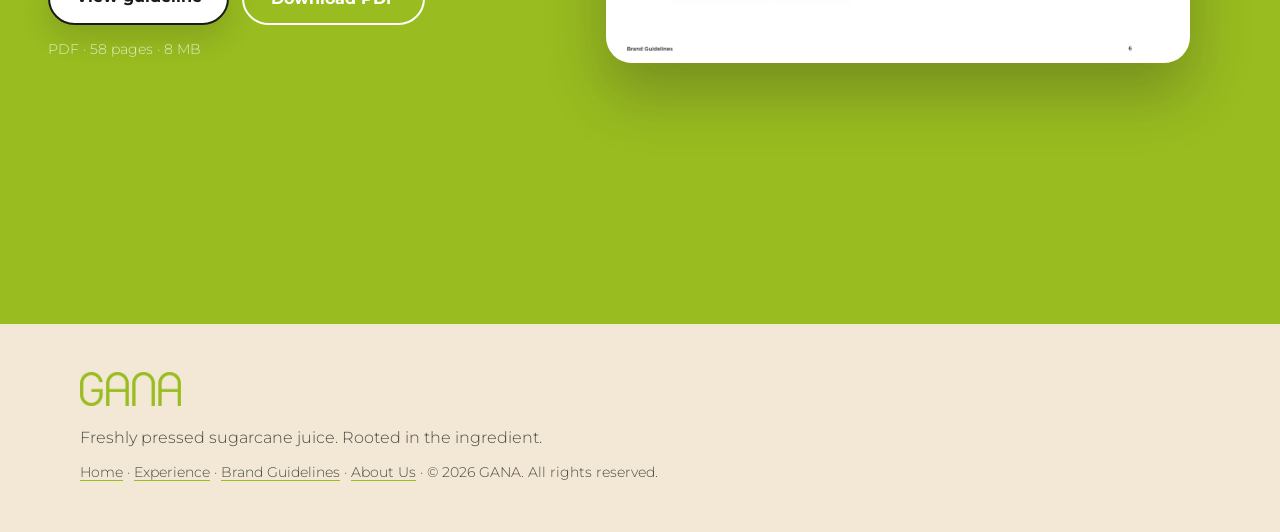
<file: brand-guidelines.html>
<!DOCTYPE html>
<html lang="en">
<head>
  <meta charset="UTF-8">
  <meta name="viewport" content="width=device-width, initial-scale=1">
  <title>Brand Guidelines | GANA</title>
  <meta name="description" content="The complete GANA Brand Guidelines: brand overview, logo, typography, color, texture, pattern, packaging, spaces and sensory experience. Flip through every page.">
  <meta property="og:title" content="GANA Brand Guidelines">
  <meta property="og:description" content="Flip through every page of the GANA Brand Guidelines Book.">
  <meta property="og:type" content="website">
  <meta property="og:image" content="Images/guidelines-cover.webp">
  <link rel="icon" type="image/png" href="Images/gana-logo.png">
  <link rel="preconnect" href="https://fonts.googleapis.com">
  <link rel="preconnect" href="https://fonts.gstatic.com" crossorigin>
  <link href="https://fonts.googleapis.com/css2?family=Montserrat:wght@300;400;500;700&display=swap" rel="stylesheet">
  <link rel="stylesheet" href="styles.css?v=113">
  <link rel="stylesheet" href="guide.css?v=131">
</head>
<body class="sub">

  <nav class="h-nav" aria-label="Main">
    <a href="index.html#top">Home</a>
    <a href="experience.html">Experience</a>
    <a href="brand-guidelines.html" aria-current="page">Brand Guidelines</a>
    <a href="about.html" class="h-pill">About Us</a>
  </nav>

  <main id="top" class="scenes">

    <section class="scene s-green hero-scene" id="start" data-label="Start">
      <video class="hero-video" autoplay muted loop playsinline preload="auto" poster="Images/video/gana-header-poster.jpg" aria-hidden="true">
        <source src="Images/video/gana-header.webm?v=5" type="video/webm">
        <source src="Images/video/gana-header.mp4?v=5" type="video/mp4">
      </video>
      <h1 class="sr-only">GANA Brand Guidelines</h1>
      <div class="scroll-cue" aria-hidden="true"><span>Scroll down</span><i></i></div>
    </section>

    <section class="scene s-light" id="manifesto" data-label="Manifesto">
      <div class="scene-in wide">
        <header class="scene-head"><p class="kicker">Brand manifesto</p><h2>We believe freshness begins at the source.</h2></header>
        <div class="scene-body cols3">
          <p>With sugarcane grown on farms, carefully selected, and pressed for people to enjoy. We want that connection to remain visible, in the stories we share, the materials we choose, and the experiences we create.</p>
          <p>We bring the feeling of sugarcane into your hands through texture, into our spaces through form, and into the experience through the sound of the first press.</p>
          <p>We believe sustainability belongs in everyday decisions: where ingredients come from, how products are packaged, and what happens after the drink is finished.</p>
        </div>
        <p class="manifesto-close">GANA brings these ideas together in a simple, refreshing experience, rooted in the ingredient.</p>
      </div>
    </section>


    <section class="scene s-green" id="overview" data-label="Overview">
      <div class="scene-in wide">
        <header class="scene-head"><p class="kicker">Brand overview</p><h2>A fresher choice than soda.</h2><p>GANA is a fresh sugarcane juice brand built around freshness, wellness, and sustainability. It brings sugarcane closer to everyday life through thoughtful packaging, welcoming spaces, and a direct connection to the ingredient.</p></header>
        <div class="scene-body cols3 ov-cols">
          <article><span class="g-tag">Purpose</span><p>We created GANA to give people a fresh alternative to mass-produced soda: a drink that is just as satisfying on a hot day or with a meal, with a flavor that comes from freshly pressed sugarcane. GANA brings these ideas together in a simple, refreshing experience, rooted in the ingredient.</p></article>
          <article><span class="g-tag">Positioning</span><p>GANA positions sugarcane juice as a fresh, contemporary beverage with an elevated yet approachable experience. The brand brings together farm sourcing, sugarcane-inspired packaging, and sensory design, extending from the drink to the bottle, store, and digital experience.</p></article>
          <article><span class="g-tag">Audience</span><p>GANA is for people who care about what they drink and how it is made. They value freshness, wellness, and more thoughtful choices in their daily routines: students, working professionals, and people looking for convenient refreshment, whether they already enjoy sugarcane juice or are trying it for the first time.</p></article>
        </div>
      </div>
    </section>

    <section class="scene s-cream" id="pillars-scene" data-label="Pillars">
      <div class="scene-in wide">
        <header class="scene-head"><p class="kicker">5 strategic pillars</p><h2>Five ideas that hold it up.</h2></header>
        <div class="scene-body"><div class="stalks" id="pillars" role="list"></div></div>
      </div>
    </section>

    <section class="scene s-cream" id="construction" data-label="Construction">
      <div class="scene-in wide">
        <header class="scene-head"><p class="kicker">The logo</p><h2>Logo construction.</h2><p>The GANA wordmark is built from rounded letterforms arranged within a consistent grid. Its soft corners give the identity a welcoming character, while its structured construction keeps it balanced and recognizable.</p></header>
        <div class="scene-body solo-panel">
          <div class="panel">
            <h3>Construction</h3>
            <div class="constr" id="constr">
              <div class="logo-art ink" id="constr-solid" style="--ar:960/323;--mask:url(Images/brand/logo-horizontal.png)"></div>
              <img src="Images/brand/logo-construction.png" alt="The GANA logo over its modular construction grid." id="constr-grid" width="1400" height="477">
            </div>
            <button type="button" class="btn btn-ghost btn-small" id="constr-btn" aria-pressed="false">Show construction</button>
            <p>The logo uses a modular grid to organize the letters and maintain consistent relationships between them. Shared alignments, spacing, and corner treatments connect the different arrangements. The grid is a reference for understanding the logo and should not appear in everyday brand applications.</p>
          </div>
        </div>
      </div>
    </section>

    <section class="scene s-light" id="clear-space" data-label="Clear space">
      <div class="scene-in wide">
        <header class="scene-head"><p class="kicker">The logo</p><h2>Clear space.</h2></header>
        <div class="scene-body solo-panel">
          <div class="panel">
            <h3>Clear space</h3>
            <figure class="clear-fig"><img src="Images/clear-space.jpg" alt="GANA logo with the clear space grid around it" width="1185" height="671"></figure>
            <p>Keep an open area around every logo arrangement so that it remains easy to identify. Text, images, borders, and other graphic elements should stay outside this area. Measure clear space from the outermost edges of the complete arrangement, and use the same proportional measurement as the logo scales.</p><p><strong>Logo scaling.</strong> Scale the wordmark proportionally, measuring from the left edge of the G to the right edge of the final A. At small sizes, check that the letter shapes and spaces stay clear.</p>
          </div>
        </div>
      </div>
    </section>

    <section class="scene s-green studio-full" id="logo" data-label="Logo studio">
      <div class="studio-stage" id="studio-stage" data-bg="cream">
        <div class="logo-art" id="studio-logo" role="img" aria-label="GANA logo preview"></div>
        <p class="studio-warn" id="studio-warn" hidden></p>
      </div>
      <div class="studio-title"><p class="kicker">Logo color &amp; background use</p><h2>Try it on anything.</h2></div>
      <div class="studio-controls">
        <fieldset><legend>Arrangement</legend><div class="g-tabs" id="arr-tabs"></div><p class="g-note" id="arr-note"></p></fieldset>
        <fieldset><legend>Background</legend><div class="swatch-row" id="bg-row"></div></fieldset>
        <fieldset><legend>Logo color</legend><div class="swatch-row" id="lc-row"></div><p class="g-note" id="lc-note"></p></fieldset>
      </div>
    </section>

    <section class="scene s-light" id="misuse-scene" data-label="Don&rsquo;ts">
      <div class="scene-in wide">
        <header class="scene-head"><p class="kicker">Incorrect logo use</p><h2>Please don&rsquo;t.</h2><p>Consistency depends on preserving the approved artwork.</p></header>
        <div class="scene-body">
          <div class="misuse" id="misuse"></div>
          <ul class="rules">
            <li>Do not stretch, compress, rotate, or skew the logo.</li>
            <li>Do not change the letterforms or their rounded corners.</li>
            <li>Do not alter spacing within an approved arrangement.</li>
            <li>Do not create additional letter arrangements.</li>
            <li>Do not recreate the wordmark using Gotham or another typeface.</li>
            <li>Do not apply unapproved colors, outlines, shadows, or effects.</li>
            <li>Do not place the logo on a background that obscures its shape.</li>
            <li>Do not crop the logo or place other elements inside its clear space.</li>
          </ul>
        </div>
      </div>
    </section>

    <section class="scene s-green" id="type" data-label="Type">
      <div class="scene-in">
        <header class="scene-head"><p class="kicker">Typography</p><h2>Say it in Gotham.</h2><p>Gotham is GANA&rsquo;s supporting typeface across packaging, print, digital, and environmental applications. Its clear letterforms keep information easy to read. Type your own text.</p></header>
        <div class="scene-body">
          <div class="type-tester">
            <div class="type-controls">
              <div class="g-tabs" id="weight-tabs" role="group" aria-label="Weight"></div>
              <label class="size-label">Size <input type="range" id="type-size" min="20" max="120" value="72" aria-label="Type size"><output id="type-size-out">72 px</output></label>
            </div>
            <div class="type-sample" id="type-sample" contenteditable="true" spellcheck="false" role="textbox" aria-label="Editable type sample">Fresh from the cane.</div>
            <p class="g-note" id="type-note"></p>
          </div>
          <div class="hier">
            <article><span class="g-tag">Headlines &middot; Gotham Regular</span><p class="h-reg">Refreshing by nature.</p><small>Main messages, campaign statements, and page titles.</small></article>
            <article><span class="g-tag">Subheadings &middot; Gotham Medium</span><p class="h-med">Pure Sugarcane &middot; Lime &amp; Mint</p><small>Section headings, product names, and supporting emphasis.</small></article>
            <article><span class="g-tag">Body text &middot; Gotham Light</span><p class="h-light">Freshly pressed sugarcane juice, brought closer to everyday life.</p><small>Product descriptions, brand information, and longer passages.</small></article>
          </div>
          <p class="mini on-green">The rounded GANA wordmark gives the identity its distinctive character; Gotham supports it. Always use the original GANA logo artwork and do not recreate the wordmark using Gotham. This site shows Montserrat as a stand-in because Gotham is a licensed typeface.</p>
        </div>
      </div>
    </section>

    <section class="scene s-cream color-scene" id="color" data-label="Color">
      <div class="scene-in wide">
        <header class="scene-head"><p class="kicker">Color</p><h2>Sugarcane green, warm cream.</h2><p>GANA&rsquo;s color palette draws from sugarcane&rsquo;s green outer skin and pale inner fibers. Fresh yellow-green leads the identity, supported by deep olive, warm beige, and a silver material finish. Tap a color band to copy its HEX value.</p></header>
        <div class="scene-body">
          <div class="swatches" id="swatches"></div>

        </div>
      </div>
    </section>

    <section class="scene s-cream" id="texture" data-label="Texture">
      <div class="scene-in wide full">
        <header class="scene-head"><p class="kicker">Texture</p><h2>Feel the cane.</h2><p>Texture is a core part of GANA&rsquo;s identity. Inspired by the vertical ridges and connecting segments of sugarcane, it gives the brand a recognizable surface that people can see and feel. &ldquo;Feel the Cane&rdquo; connects the bottle, storefront, counter, and door handles.</p></header>
        <div class="scene-body">
          <div class="tex-lab">
            <div class="tex-stage" id="tex-stage" aria-label="Ridge texture preview"></div>
            <div class="tex-controls">
              <label>Repeat size <output id="tex-size-out">60 px</output><input type="range" id="tex-size" min="20" max="120" value="60"></label>
              <label>Ridge share <output id="tex-share-out">60%</output><input type="range" id="tex-share" min="30" max="80" value="60"></label>
              <p class="g-note" id="tex-note"></p>
              <button type="button" class="btn btn-ghost btn-small" id="tex-reset">Reset to 60 / 40</button>
              <p>The texture is built from repeating vertical ridges connected by horizontal bridges. Each ridge takes up 60% of one repeat and the groove the remaining 40%. Preserve the original ridge widths and spacing; when resizing, scale ridge and groove together.</p>
            </div>
          </div>
          <figure class="g-fig tex-fig"><img src="Images/gana-texture.jpg" alt="Vertical ridge texture of sugarcane." loading="lazy"><figcaption><strong>Texture.</strong> Check depth and spacing through material samples so the texture stays recognizable and comfortable to touch.</figcaption></figure>
        </div>
      </div>
    </section>

    <section class="scene s-green" id="patterns" data-label="Patterns">
      <div class="scene-in wide full">
        <header class="scene-head"><p class="kicker">Pattern</p><h2>Built from the logo.</h2><p>GANA&rsquo;s graphic patterns are created by repeating and connecting the approved logo forms. They extend the identity across packaging, print, apparel, and environmental surfaces. Main colors: GANA Green #99BC20 and Cream #F2E8D5. Keep the original shapes intact when building repeats.</p></header>
        <div class="scene-body">
          <div class="pat-view" id="pat-view" aria-label="Pattern preview. Drag to move when zoomed in.">
            <div id="pat-img" class="pat-tile" role="img" aria-label="GANA logo pattern in green and cream."></div>
            <div class="pat-ctrl">
              <button type="button" id="pat-out" aria-label="Zoom out">&minus;</button>
              <input type="range" id="pat-zoom" min="20" max="300" value="100" step="5" aria-label="Pattern zoom">
              <button type="button" id="pat-in" aria-label="Zoom in">+</button>
              <output id="pat-out-val">100%</output>
              <button type="button" id="pat-reset" class="pat-reset">Reset</button>
            </div>
          </div>
        </div>
      </div>
    </section>

    <section class="scene s-green" id="prompt" data-label="Prompts">
      <div class="scene-in wide">
        <header class="scene-head"><p class="kicker">AI prompt guide</p><h2>7 part reusable prompt.</h2><p>GANA&rsquo;s prompt system separates permanent brand rules from the details of each project. The first four parts provide a consistent foundation. The final three change according to the application.</p></header>
        <div class="scene-body">
          <ol class="seven" id="seven"></ol>
          <div class="seven-detail" id="seven-detail" aria-live="polite"></div>
        </div>
      </div>
    </section>

    <section class="scene s-green dl-scene" id="download" data-label="Download">
      <div class="scene-in wide dl-in">
        <div class="dl-copy">
          <p class="kicker">The complete guideline</p>
          <h2>View and download the complete guideline.</h2>
          <p>Every page of the GANA Brand Guidelines in one PDF, ready to read, share or keep.</p>
          <div class="dl-btns">
            <a class="btn btn-white" href="GANA-Brand-Guidelines.pdf" target="_blank" rel="noopener">View guideline</a>
            <a class="btn btn-ghost-w" href="GANA-Brand-Guidelines.pdf" download="GANA-Brand-Guidelines.pdf">Download PDF</a>
          </div>
          <p class="dl-meta">PDF &middot; 58 pages &middot; 8 MB</p>
        </div>
        <a class="dl-preview" href="GANA-Brand-Guidelines.pdf" target="_blank" rel="noopener" aria-label="Open the complete guideline"><img src="Images/guidelines-cover.webp" alt="Preview of the GANA Brand Guidelines" loading="lazy"></a>
      </div>
    </section>

  </main>

  <div hidden aria-hidden="true" class="parked">
<section class="parked-scene s-light" id="personality" data-label="Personality">
      <div class="scene-in wide">
        <header class="scene-head"><p class="kicker">Personality and voice</p><h2>Warm, clear, easy to say.</h2><p>GANA speaks in simple, warm and clear language. The tone is calm and approachable.</p></header>
        <div class="scene-body pv">
          <div class="pv-left">
            <div class="pv-bottle" id="pv-bottle" role="tablist" aria-label="Brand personality"></div>
            <div class="pv-detail" id="pv-detail" role="tabpanel" aria-live="polite"></div>
          </div>
          <div class="pv-right">
            <label class="pv-switch"><input type="checkbox" id="voice-dial"><span class="pv-track"><i></i></span><span id="voice-dial-label">Stiff voice: what we avoid</span></label>
            <ul class="pv-chat" id="voice-list"></ul>
          </div>
        </div>
      </div>
    </section>

</div>

  <nav class="dial" id="dial" aria-label="Scenes"><ol id="dial-list"></ol></nav>
  <div class="hud" aria-hidden="true"><span id="hud-n">01</span><span class="hud-of">/ <span id="hud-t">15</span></span><span id="hud-l">Start</span></div>
  <button type="button" class="next-btn" id="next-btn" aria-label="Next scene"><svg viewBox="0 0 24 24" fill="none" stroke="currentColor" stroke-width="2.6" stroke-linecap="round" stroke-linejoin="round" aria-hidden="true"><path d="M5 9l7 7 7-7"/></svg></button>

  <footer class="site-footer" id="visit">
    <div class="container footer-grid">
      <a href="index.html#top" class="logo" aria-label="GANA home"><img class="logo-img" src="Images/gana-logo.png" alt="GANA" loading="lazy"></a>
      <p>Freshly pressed sugarcane juice. Rooted in the ingredient.</p>
      <p class="small"><a href="index.html#top">Home</a> &middot; <a href="experience.html">Experience</a> &middot; <a href="brand-guidelines.html">Brand Guidelines</a> &middot; <a href="about.html">About Us</a> &middot; &copy; <span id="year">2026</span> GANA. All rights reserved.</p>
    </div>
  </footer>

  <script src="script.js?v=103"></script>
  <script src="guide.js?v=116"></script>
  <script src="scenes.js?v=103"></script>
</body>
</html>
</file>
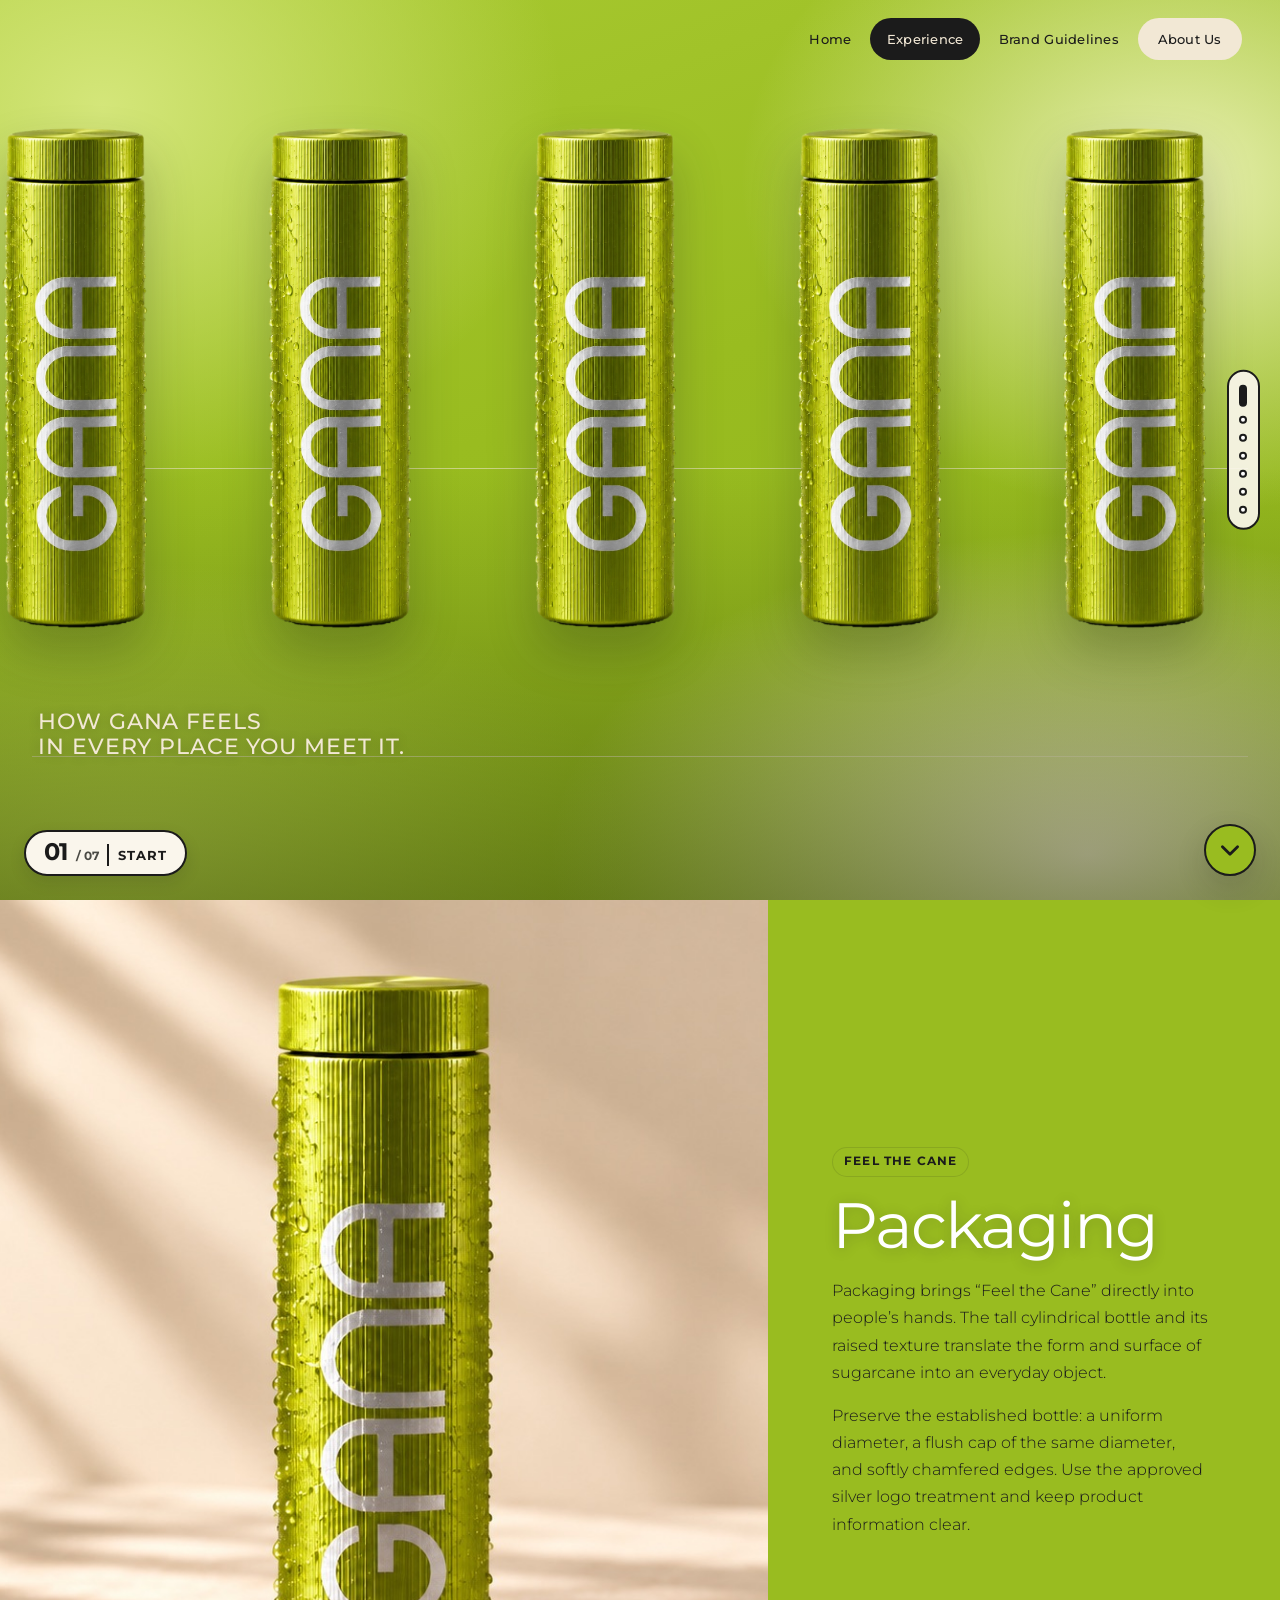
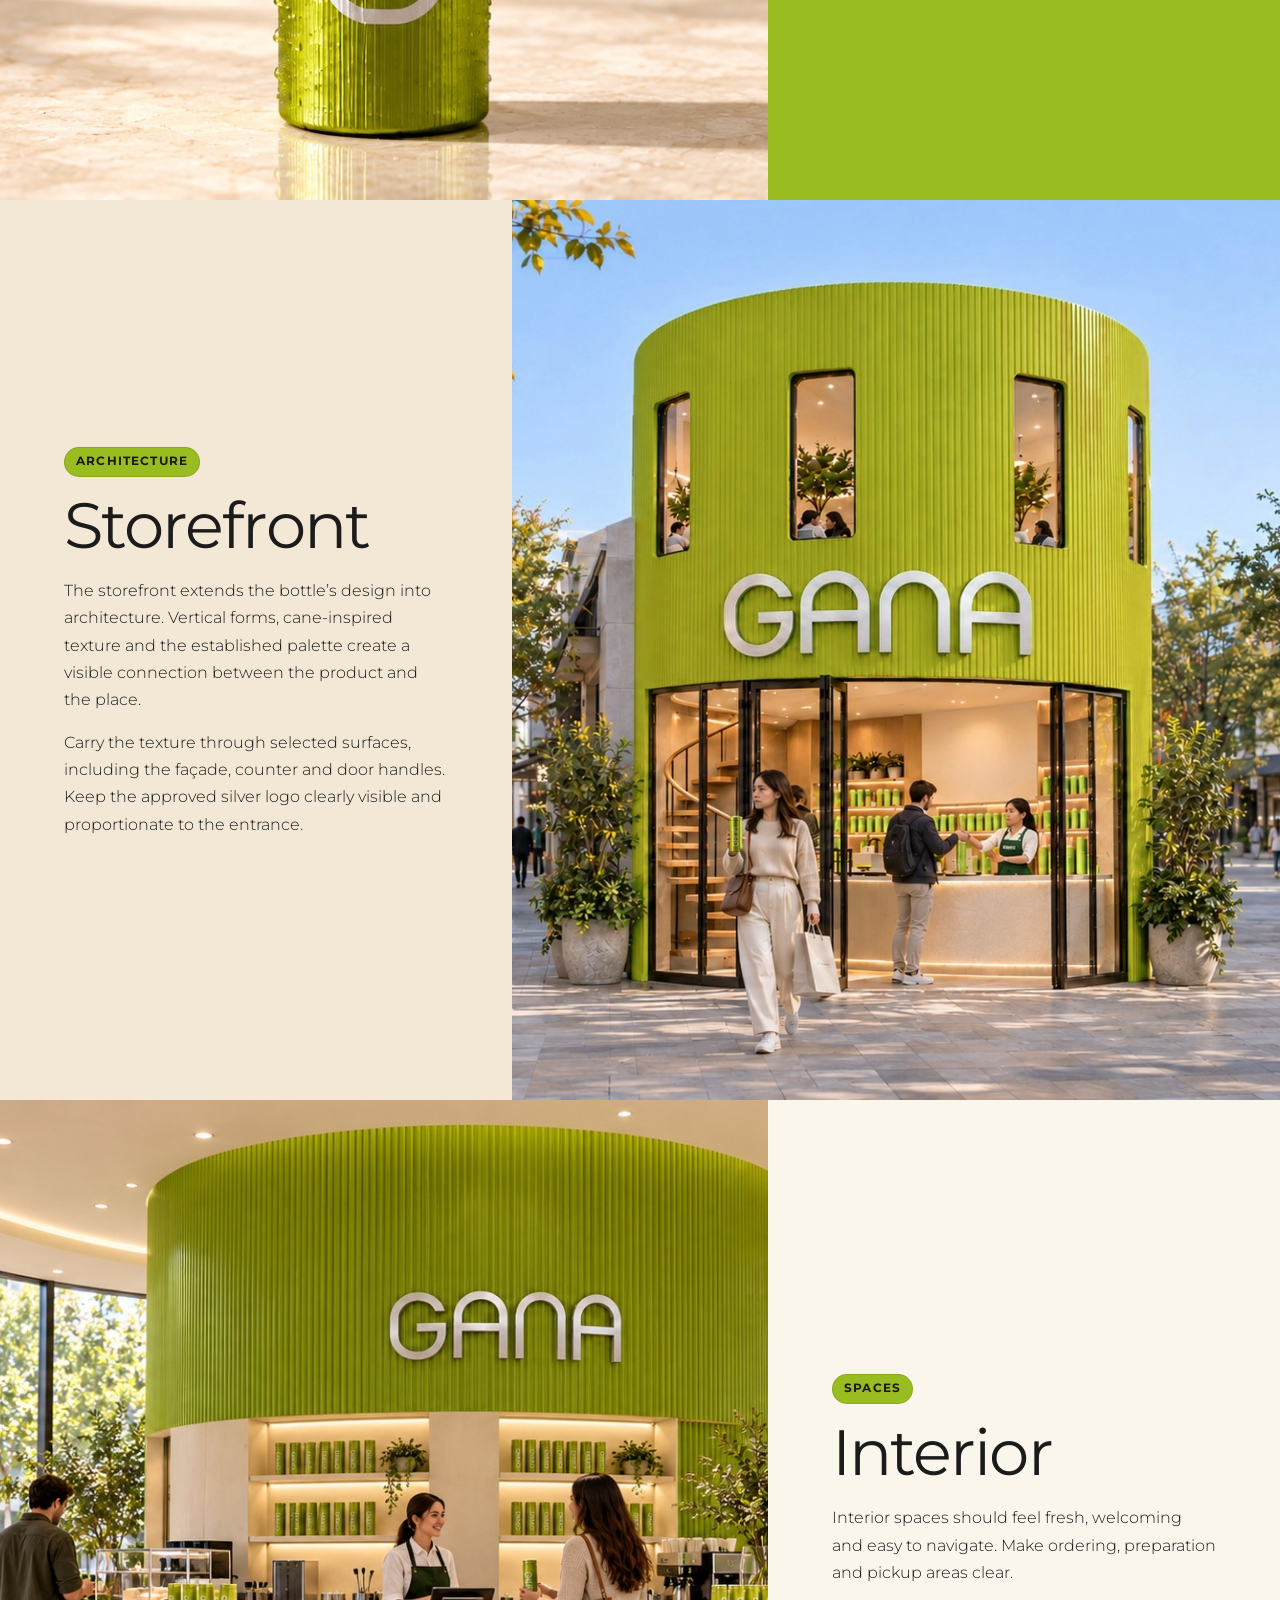
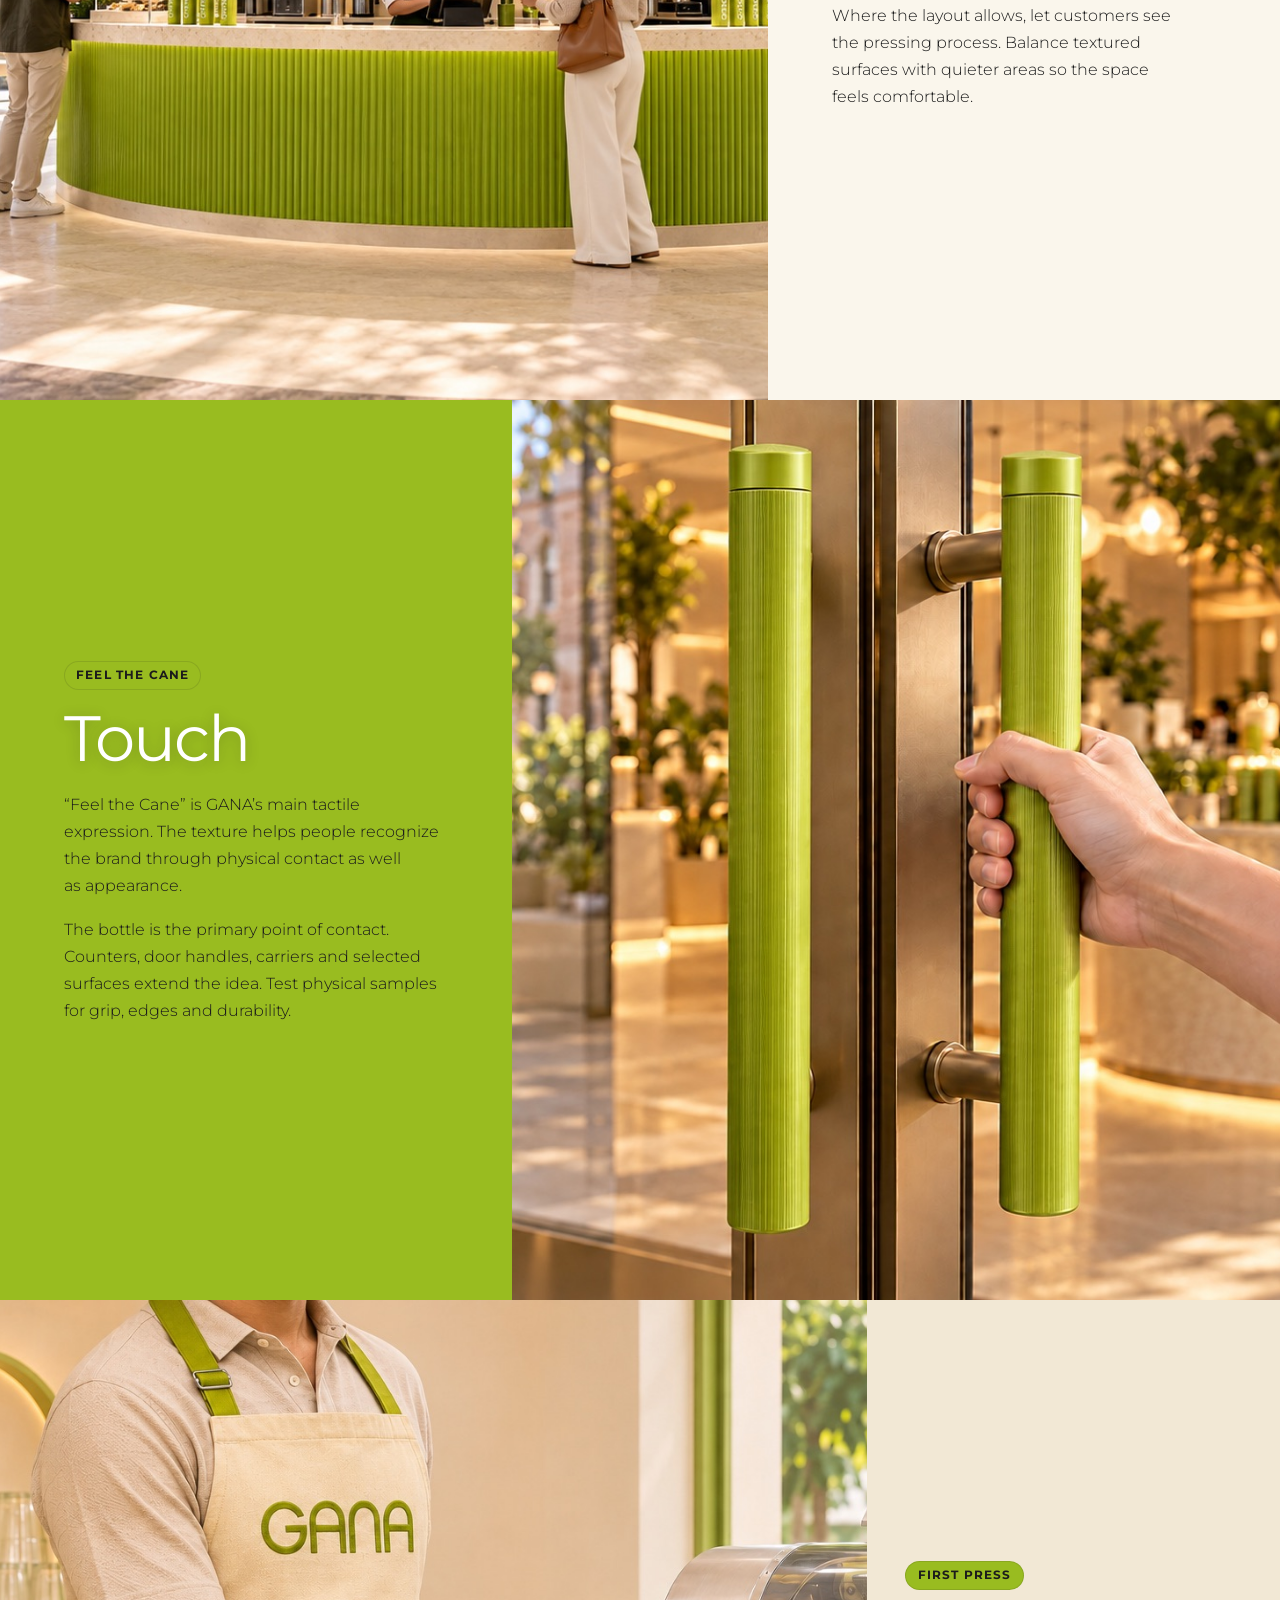
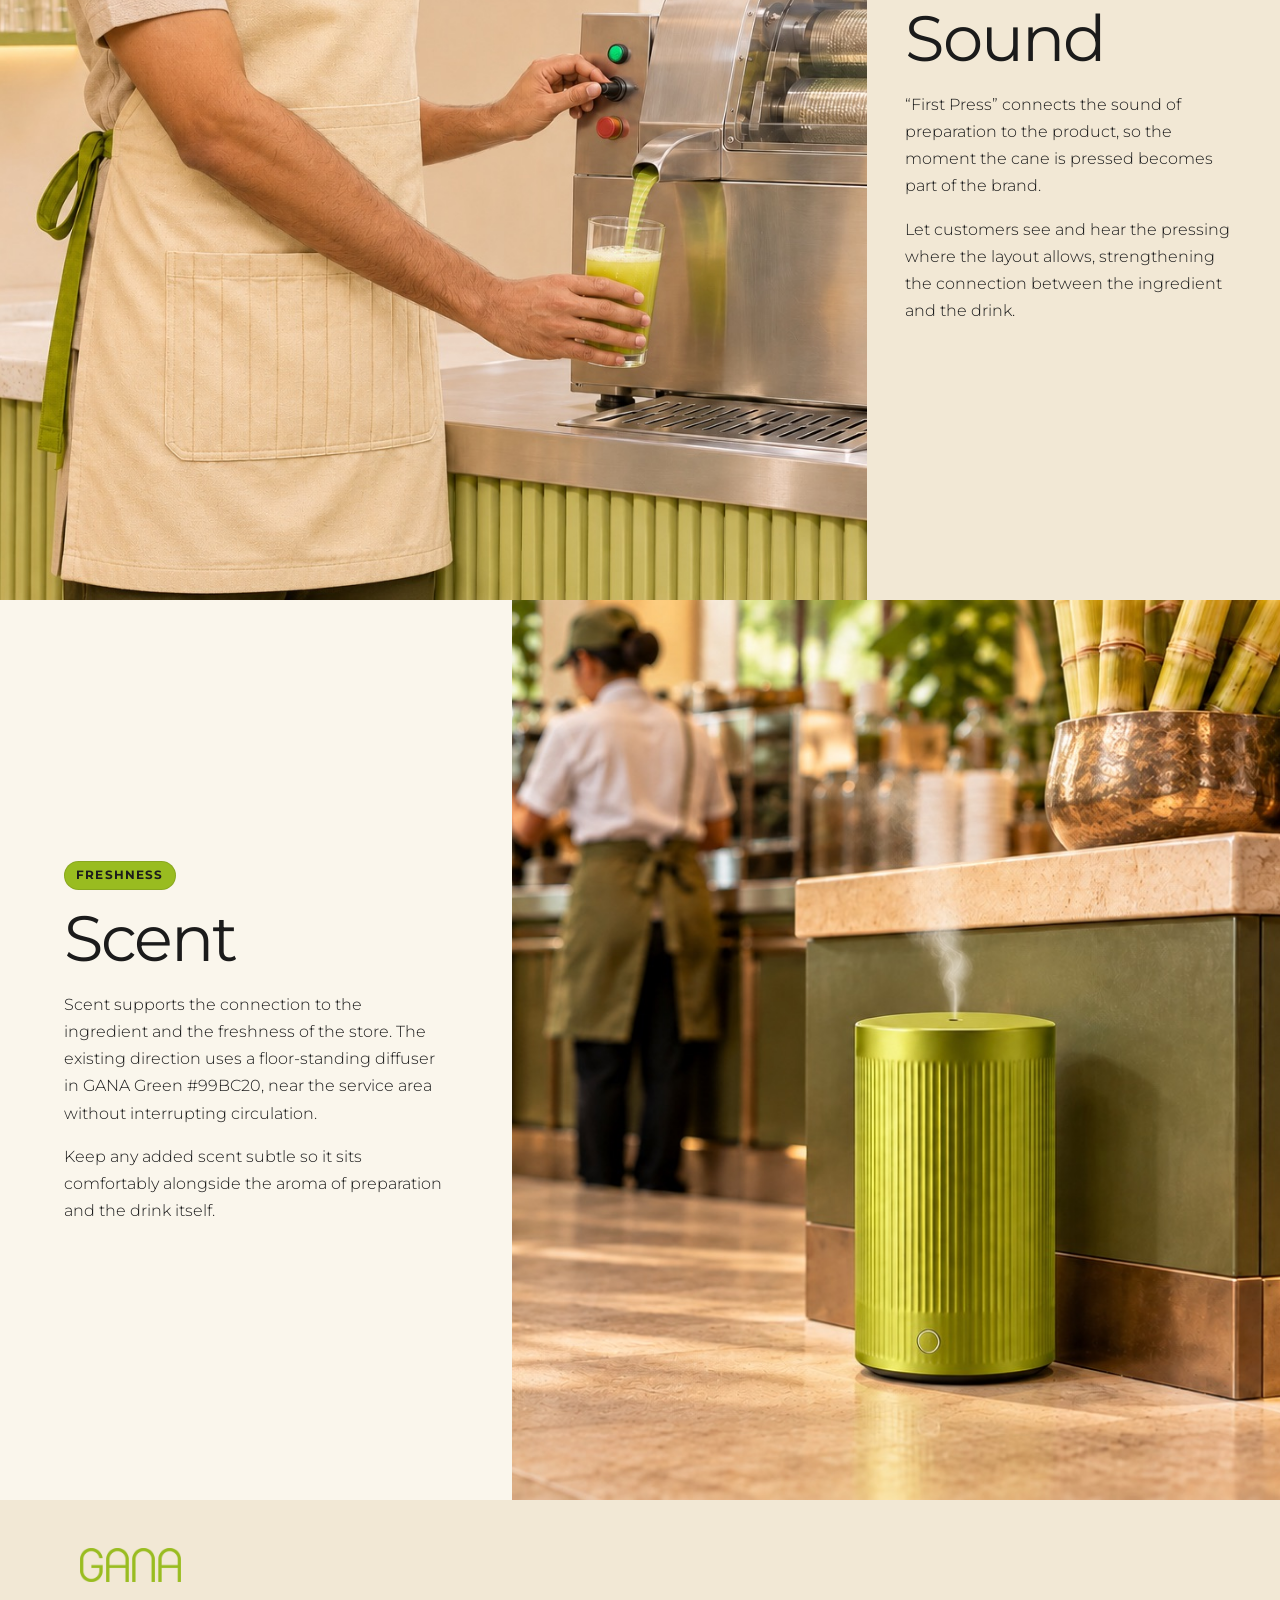
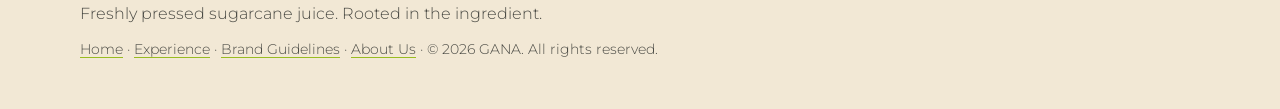
<file: experience.html>
<!DOCTYPE html>
<html lang="en">
<head>
  <meta charset="UTF-8">
  <meta name="viewport" content="width=device-width, initial-scale=1">
  <title>Experience | GANA</title>
  <meta name="description" content="How GANA feels: bottle, building, touch, sound and scent.">
  <meta property="og:title" content="About GANA">
  <meta property="og:description" content="Flip through every page of the About GANA Book.">
  <meta property="og:type" content="website">
  <meta property="og:image" content="Images/gana-bottle-hero.jpeg">
  <link rel="icon" type="image/png" href="Images/gana-logo.png">
  <link rel="preconnect" href="https://fonts.googleapis.com">
  <link rel="preconnect" href="https://fonts.gstatic.com" crossorigin>
  <link href="https://fonts.googleapis.com/css2?family=Montserrat:wght@300;400;500;700&display=swap" rel="stylesheet">
  <link rel="stylesheet" href="styles.css?v=109">
  <link rel="stylesheet" href="guide.css?v=131">
</head>
<body class="sub">

  <nav class="h-nav" aria-label="Main">
    <a href="index.html#top">Home</a>
    <a href="experience.html" aria-current="page">Experience</a>
    <a href="brand-guidelines.html">Brand Guidelines</a>
    <a href="about.html" class="h-pill">About Us</a>
  </nav>

  <main id="top" class="scenes">
    <section class="scene s-green exp-intro" id="start" data-label="Start">
      <div class="belt" aria-hidden="true"><div class="belt-track"><div class="belt-set"><img src="Images/bottle-photo.webp" alt="" width="378" height="1273"><img src="Images/bottle-photo.webp" alt="" width="378" height="1273"><img src="Images/bottle-photo.webp" alt="" width="378" height="1273"><img src="Images/bottle-photo.webp" alt="" width="378" height="1273"><img src="Images/bottle-photo.webp" alt="" width="378" height="1273"><img src="Images/bottle-photo.webp" alt="" width="378" height="1273"><img src="Images/bottle-photo.webp" alt="" width="378" height="1273"><img src="Images/bottle-photo.webp" alt="" width="378" height="1273"></div><div class="belt-set"><img src="Images/bottle-photo.webp" alt="" width="378" height="1273"><img src="Images/bottle-photo.webp" alt="" width="378" height="1273"><img src="Images/bottle-photo.webp" alt="" width="378" height="1273"><img src="Images/bottle-photo.webp" alt="" width="378" height="1273"><img src="Images/bottle-photo.webp" alt="" width="378" height="1273"><img src="Images/bottle-photo.webp" alt="" width="378" height="1273"><img src="Images/bottle-photo.webp" alt="" width="378" height="1273"><img src="Images/bottle-photo.webp" alt="" width="378" height="1273"></div></div></div>
      <h1 class="sr-only">Experience: bottle, building, touch, sound, scent.</h1>
      <i class="hdr-rule hr1"></i><i class="hdr-rule hr2"></i>
      <p class="hdr-cap hc-l">How GANA feels<br>in every place you meet it.</p>
    </section>
    <section class="scene s-green exp-scene" id="packaging" data-label="Packaging">
      <div class="exp-big">
        <img src="Images/gana-bottle-studio.jpeg" alt="Packaging" width="1200" height="900">
        <div class="exp-copy"><span class="tag">Feel the Cane</span><h2>Packaging</h2><p>Packaging brings “Feel the Cane” directly into people’s hands. The tall cylindrical bottle and its raised texture translate the form and surface of sugarcane into an everyday object.</p><p>Preserve the established bottle: a uniform diameter, a flush cap of the same diameter, and softly chamfered edges. Use the approved silver logo treatment and keep product information clear.</p></div>
      </div>
    </section>
    <section class="scene s-cream exp-scene flip" id="storefront" data-label="Storefront">
      <div class="exp-big">
        <img src="Images/gana-storefront-new.jpg?c=2" alt="The GANA storefront: a green ridged cylindrical shop in a shopping mall" width="1920" height="1080" loading="lazy">
        <div class="exp-copy"><span class="tag">Architecture</span><h2>Storefront</h2><p>The storefront extends the bottle’s design into architecture. Vertical forms, cane-inspired texture and the established palette create a visible connection between the product and the place.</p><p>Carry the texture through selected surfaces, including the façade, counter and door handles. Keep the approved silver logo clearly visible and proportionate to the entrance.</p></div>
      </div>
    </section>
    <section class="scene s-light exp-scene" id="interior" data-label="Interior">
      <div class="exp-big">
        <img src="Images/gana-store-interior.jpeg" alt="Interior" width="1200" height="900" loading="lazy">
        <div class="exp-copy"><span class="tag">Spaces</span><h2>Interior</h2><p>Interior spaces should feel fresh, welcoming and easy to navigate. Make ordering, preparation and pickup areas clear.</p><p>Where the layout allows, let customers see the pressing process. Balance textured surfaces with quieter areas so the space feels comfortable.</p></div>
      </div>
    </section>
    <section class="scene s-green exp-scene flip" id="touch" data-label="Touch">
      <div class="exp-big">
        <img src="Images/gana-door-handle.jpeg" alt="Touch" width="1200" height="900" loading="lazy">
        <div class="exp-copy"><span class="tag">Feel the Cane</span><h2>Touch</h2><p>“Feel the Cane” is GANA’s main tactile expression. The texture helps people recognize the brand through physical contact as well as appearance.</p><p>The bottle is the primary point of contact. Counters, door handles, carriers and selected surfaces extend the idea. Test physical samples for grip, edges and durability.</p></div>
      </div>
    </section>
    <section class="scene s-cream exp-scene exp-wide" id="sound" data-label="Sound">
      <div class="exp-big">
        <div class="exp-media">
          <img src="Images/gana-first-press.jpeg" alt="A GANA team member pressing fresh sugarcane juice into a glass" width="1536" height="1024" loading="lazy">
          <svg class="pour-fx" viewBox="0 0 1536 1024" preserveAspectRatio="xMidYMid slice" aria-hidden="true">
            <defs>
              <filter id="soft"><feGaussianBlur stdDeviation=".8"/></filter>
              <clipPath id="stream-clip"><path d="M997 539 C1004 537 1012 539 1017 543 C1011 570 1005 600 1000 628 L988 628 C990 600 993 568 997 539 Z"/></clipPath>
              <clipPath id="glass-clip"><path d="M945 640 L1026 640 L1016 748 L956 748 Z"/></clipPath>
              <linearGradient id="flow" x1="0" y1="0" x2="0" y2="1">
                <stop offset="0" stop-color="#F2F8C0" stop-opacity=".0"/>
                <stop offset=".35" stop-color="#F2F8C0" stop-opacity=".55"/>
                <stop offset=".65" stop-color="#8FB11C" stop-opacity=".4"/>
                <stop offset="1" stop-color="#F2F8C0" stop-opacity="0"/>
              </linearGradient>
              <pattern id="flowpat" patternUnits="userSpaceOnUse" x="990" y="530" width="40" height="9" patternTransform="rotate(8 1005 580)">
                <rect width="40" height="9" fill="url(#flow)"/>
                <animateTransform attributeName="patternTransform" type="translate" additive="sum" from="0 0" to="0 9" dur=".22s" repeatCount="indefinite"/>
              </pattern>
            </defs>
            <g clip-path="url(#stream-clip)" opacity=".7" filter="url(#soft)"><rect x="980" y="530" width="50" height="104" fill="url(#flowpat)" style="mix-blend-mode:soft-light"/></g>
            <g class="ripples" fill="none" stroke="#F4F9D0" stroke-width="2">
              <ellipse cx="994" cy="630" rx="6" ry="2"><animate attributeName="rx" values="5;38" dur="1.6s" repeatCount="indefinite"/><animate attributeName="ry" values="1.5;8" dur="1.6s" repeatCount="indefinite"/><animate attributeName="opacity" values=".9;0" dur="1.6s" repeatCount="indefinite"/></ellipse>
              <ellipse cx="994" cy="630" rx="6" ry="2"><animate attributeName="rx" values="5;38" dur="1.6s" begin=".8s" repeatCount="indefinite"/><animate attributeName="ry" values="1.5;8" dur="1.6s" begin=".8s" repeatCount="indefinite"/><animate attributeName="opacity" values=".9;0" dur="1.6s" begin=".8s" repeatCount="indefinite"/></ellipse>
            </g>
            
          </svg>
        </div>
        <div class="exp-copy"><span class="tag">First Press</span><h2>Sound</h2><p>“First Press” connects the sound of preparation to the product, so the moment the cane is pressed becomes part of the brand.</p><p>Let customers see and hear the pressing where the layout allows, strengthening the connection between the ingredient and the drink.</p></div>
      </div>
    </section>
    <section class="scene s-light exp-scene flip" id="scent" data-label="Scent">
      <div class="exp-big">
        <div class="exp-media">
          <img src="Images/gana-scent-diffuser.jpeg" alt="A green GANA scent diffuser releasing a soft mist in the store" width="1672" height="941" loading="lazy">
          <svg class="pour-fx" viewBox="0 0 1672 941" preserveAspectRatio="xMidYMid slice" aria-hidden="true">
            <defs><filter id="puff" x="-100%" y="-100%" width="300%" height="300%"><feGaussianBlur stdDeviation="5"/></filter></defs>
            <ellipse cx="897" cy="437" rx="3" ry="5" fill="#F6F3EA" opacity="0" filter="url(#puff)">
              <animate attributeName="cy" values="437;395;350;305;262" dur="4.4s" begin="0s" repeatCount="indefinite"/>
              <animate attributeName="cx" values="897;904;890;906.8;892.8" dur="4.4s" begin="0s" repeatCount="indefinite"/>
              <animate attributeName="rx" values="3;7;9.6;13.6;16" dur="4.4s" begin="0s" repeatCount="indefinite"/>
              <animate attributeName="ry" values="5;12;22;32;42" dur="4.4s" begin="0s" repeatCount="indefinite"/>
              <animate attributeName="opacity" values="0;.55;.42;.2;0" dur="4.4s" begin="0s" repeatCount="indefinite"/>
            </ellipse>
            <ellipse cx="896" cy="437" rx="3" ry="5" fill="#F6F3EA" opacity="0" filter="url(#puff)">
              <animate attributeName="cy" values="437;395;350;305;262" dur="4.8s" begin="0.9s" repeatCount="indefinite"/>
              <animate attributeName="cx" values="896;905;887;908.6;890.6" dur="4.8s" begin="0.9s" repeatCount="indefinite"/>
              <animate attributeName="rx" values="3;7;12.0;17.0;20" dur="4.8s" begin="0.9s" repeatCount="indefinite"/>
              <animate attributeName="ry" values="5;12;22;32;42" dur="4.8s" begin="0.9s" repeatCount="indefinite"/>
              <animate attributeName="opacity" values="0;.55;.42;.2;0" dur="4.8s" begin="0.9s" repeatCount="indefinite"/>
            </ellipse>
            <ellipse cx="898" cy="437" rx="3" ry="5" fill="#F6F3EA" opacity="0" filter="url(#puff)">
              <animate attributeName="cy" values="437;395;350;305;262" dur="4.2s" begin="1.8s" repeatCount="indefinite"/>
              <animate attributeName="cx" values="898;904;892;906.4;894.4" dur="4.2s" begin="1.8s" repeatCount="indefinite"/>
              <animate attributeName="rx" values="3;7;9.0;12.75;15" dur="4.2s" begin="1.8s" repeatCount="indefinite"/>
              <animate attributeName="ry" values="5;12;22;32;42" dur="4.2s" begin="1.8s" repeatCount="indefinite"/>
              <animate attributeName="opacity" values="0;.55;.42;.2;0" dur="4.2s" begin="1.8s" repeatCount="indefinite"/>
            </ellipse>
            <ellipse cx="897" cy="437" rx="3" ry="5" fill="#F6F3EA" opacity="0" filter="url(#puff)">
              <animate attributeName="cy" values="437;395;350;305;262" dur="5s" begin="2.7s" repeatCount="indefinite"/>
              <animate attributeName="cx" values="897;907;887;911.0;891.0" dur="5s" begin="2.7s" repeatCount="indefinite"/>
              <animate attributeName="rx" values="3;7;13.2;18.7;22" dur="5s" begin="2.7s" repeatCount="indefinite"/>
              <animate attributeName="ry" values="5;12;22;32;42" dur="5s" begin="2.7s" repeatCount="indefinite"/>
              <animate attributeName="opacity" values="0;.55;.42;.2;0" dur="5s" begin="2.7s" repeatCount="indefinite"/>
            </ellipse>
            <ellipse cx="896" cy="437" rx="3" ry="5" fill="#F6F3EA" opacity="0" filter="url(#puff)">
              <animate attributeName="cy" values="437;395;350;305;262" dur="4.6s" begin="3.5s" repeatCount="indefinite"/>
              <animate attributeName="cx" values="896;904;888;907.2;891.2" dur="4.6s" begin="3.5s" repeatCount="indefinite"/>
              <animate attributeName="rx" values="3;7;10.799999999999999;15.299999999999999;18" dur="4.6s" begin="3.5s" repeatCount="indefinite"/>
              <animate attributeName="ry" values="5;12;22;32;42" dur="4.6s" begin="3.5s" repeatCount="indefinite"/>
              <animate attributeName="opacity" values="0;.55;.42;.2;0" dur="4.6s" begin="3.5s" repeatCount="indefinite"/>
            </ellipse>
          </svg>
        </div>
        <div class="exp-copy"><span class="tag">Freshness</span><h2>Scent</h2><p>Scent supports the connection to the ingredient and the freshness of the store. The existing direction uses a floor-standing diffuser in GANA Green #99BC20, near the service area without interrupting circulation.</p><p>Keep any added scent subtle so it sits comfortably alongside the aroma of preparation and the drink itself.</p></div>
      </div>
    </section>

  </main>

  <nav class="dial" id="dial" aria-label="Scenes"><ol id="dial-list"></ol></nav>
  <div class="hud" aria-hidden="true"><span id="hud-n">01</span><span class="hud-of">/ <span id="hud-t">15</span></span><span id="hud-l">Start</span></div>
  <button type="button" class="next-btn" id="next-btn" aria-label="Next scene"><svg viewBox="0 0 24 24" fill="none" stroke="currentColor" stroke-width="2.6" stroke-linecap="round" stroke-linejoin="round" aria-hidden="true"><path d="M5 9l7 7 7-7"/></svg></button>

  <footer class="site-footer" id="visit">
    <div class="container footer-grid">
      <a href="index.html#top" class="logo" aria-label="GANA home"><img class="logo-img" src="Images/gana-logo.png" alt="GANA" loading="lazy"></a>
      <p>Freshly pressed sugarcane juice. Rooted in the ingredient.</p>
      <p class="small"><a href="index.html#top">Home</a> &middot; <a href="experience.html">Experience</a> &middot; <a href="brand-guidelines.html">Brand Guidelines</a> &middot; <a href="about.html">About Us</a> &middot; &copy; <span id="year">2026</span> GANA. All rights reserved.</p>
    </div>
  </footer>

  <script src="script.js?v=109"></script>
  <script src="scenes.js?v=109"></script>
</body>
</html>
</file>
<file: styles.css>
/* GANA brand palette (Brand Guidelines Book): GANA Green #99BC20, Cream #F2E8D5, lighter cream for quiet backgrounds */
:root {
  --green: #99bc20;
  --cream: #f2e8d5;
  --cream-light: #faf6ec;
  --ink: #1b1b1b;
  --muted: #4a4a44;
  --radius: 18px;
  /* Gotham is the brand typeface. Montserrat is the closest free web font; Gotham is used if installed. */
  --font: "Gotham", "Montserrat", system-ui, -apple-system, "Segoe UI", sans-serif;
}

*, *::before, *::after { box-sizing: border-box; }
html { scroll-behavior: smooth; }
body {
  margin: 0;
  font-family: var(--font);
  font-weight: 300;
  color: var(--ink);
  background: var(--cream-light);
  line-height: 1.7;
  font-size: 1.02rem;
}
img { display: block; max-width: 100%; }
h1, h2, h3 { font-weight: 400; line-height: 1.15; margin: 0 0 .6em; color: var(--ink); }
h1 { font-size: clamp(2.4rem, 5.6vw, 4.4rem); letter-spacing: -.02em; }
h2 { font-size: clamp(1.8rem, 3.6vw, 2.7rem); letter-spacing: -.01em; }
h3 { font-size: 1.3rem; font-weight: 500; }
p { margin: 0 0 1.1em; }
a { color: inherit; }
figure { margin: 0; }
strong { font-weight: 500; }

.container { width: min(1120px, 100% - 3rem); margin-inline: auto; }
.narrow { width: min(760px, 100% - 3rem); }
.section { padding: clamp(4rem, 9vw, 7rem) 0; }
.cream { background: var(--cream); }
.eyebrow {
  display: flex; align-items: center; gap: .75rem;
  text-transform: uppercase; letter-spacing: .16em; font-size: .74rem; font-weight: 700;
  color: var(--ink); margin-bottom: 1.1rem;
}
.eyebrow::before { content: ""; width: 28px; height: 3px; background: var(--green); flex: none; }
.purpose .eyebrow::before { background: var(--ink); }
.hero .eyebrow::before { background: #fff; }

/* Buttons */
.btn {
  display: inline-block; padding: .85rem 1.6rem; border-radius: 999px; border: 2px solid var(--ink);
  background: var(--ink); color: var(--cream-light); font: 500 .98rem var(--font); text-decoration: none; cursor: pointer;
  transition: transform .2s, background .2s, color .2s;
}
.btn:hover { transform: translateY(-2px); background: var(--cream-light); color: var(--ink); }
.btn-ghost { background: transparent; color: var(--ink); }
.btn-ghost:hover { background: var(--ink); color: var(--cream-light); }
.btn-green { background: var(--green); border-color: var(--green); color: var(--ink); }
.btn-green:hover { background: var(--ink); border-color: var(--ink); color: var(--cream-light); }
.btn-small { padding: .5rem 1.15rem; font-size: .92rem; }
:focus-visible { outline: 3px solid var(--ink); outline-offset: 3px; }

/* Header */
.site-header {
  position: sticky; top: 0; z-index: 20; display: flex; align-items: center; justify-content: space-between;
  padding: 1rem clamp(1.25rem, 4vw, 3rem); background: rgba(250, 246, 236, .94); backdrop-filter: blur(8px);
  border-bottom: 1px solid rgba(27, 27, 27, .08);
}
.logo { display: inline-block; text-decoration: none; line-height: 0; }
.logo-img { display: block; height: 40px; width: auto; }
.site-nav { display: flex; align-items: center; gap: 1.6rem; }
.site-nav a { text-decoration: none; font-weight: 500; font-size: .92rem; }
.site-nav a:not(.btn):hover { text-decoration: underline; text-decoration-color: var(--green); text-decoration-thickness: 3px; text-underline-offset: 6px; }
.nav-toggle { display: none; background: none; border: 0; width: 44px; height: 44px; cursor: pointer; position: relative; }
.nav-toggle span { position: absolute; left: 10px; right: 10px; height: 2px; background: var(--ink); transition: transform .25s; }
.nav-toggle span:first-child { top: 17px; }
.nav-toggle span:last-child { top: 25px; }
.nav-toggle[aria-expanded="true"] span:first-child { transform: translateY(4px) rotate(45deg); }
.nav-toggle[aria-expanded="true"] span:last-child { transform: translateY(-4px) rotate(-45deg); }

/* Hero: the photo covers the full width, text sits on top */
.hero {
  position: relative; display: grid; align-items: center; overflow: hidden; background: var(--green); width: 100%;
  min-height: calc(100vh - 72px); min-height: calc(100svh - 72px);
  padding: 4rem clamp(1.5rem, 6vw, 5rem);
}
.hero-bg { position: absolute; inset: 0; margin: 0; }
.hero-bg img { width: 100%; height: 100%; object-fit: cover; object-position: right center; }
.hero-bg { overflow: hidden; }
.hero-bg img { transform-origin: 60% 50%; animation: juiceDrift 10s ease-in-out infinite alternate; will-change: transform; }
.hero-bg img.flow { position: absolute; inset: 0; mix-blend-mode: soft-light; opacity: .75; animation: juiceFlow 7s ease-in-out infinite alternate; }
@keyframes juiceDrift { from { transform: scale(1.10) translate3d(-2.6%, 1.8%, 0) rotate(-.6deg); } to { transform: scale(1.19) translate3d(2.8%, -2%, 0) rotate(.7deg); } }
@keyframes juiceFlow { from { transform: scale(1.24) translate3d(3.4%, -2.4%, 0) rotate(1deg); } to { transform: scale(1.12) translate3d(-3.6%, 2.6%, 0) rotate(-1deg); } }
@media (prefers-reduced-motion: reduce) { .hero-bg img, .hero-bg img.flow { animation: none; transform: none; } }
.hero-bg::after { content: ""; position: absolute; z-index: 2; inset: 0; background: linear-gradient(90deg, rgba(27, 27, 27, .3) 0%, rgba(27, 27, 27, .14) 40%, rgba(27, 27, 27, 0) 70%); }
.hero-copy { position: relative; z-index: 3; max-width: 600px; }
.hero h1 { font-weight: 400; }
.hero h1, .hero .lead, .hero .eyebrow { color: #fff; text-shadow: 0 2px 16px rgba(27, 27, 27, .45); }
.hero .btn { background: #fff; border-color: #fff; color: var(--ink); text-shadow: none; }
.hero .btn:hover { background: var(--ink); border-color: var(--ink); color: #fff; }
.hero .btn-ghost { background: transparent; border-color: #fff; color: #fff; }
.hero .btn-ghost:hover { background: #fff; color: var(--ink); }
.hero .lead { font-size: 1.15rem; max-width: 29em; }
.hero-actions { display: flex; flex-wrap: wrap; gap: 1rem; margin-top: 2rem; }

/* Tagline spread: green panel + bottles on white */
.tagline { display: grid; grid-template-columns: 1fr 1fr; min-height: clamp(360px, 46vw, 620px); }
.tagline-text { background: var(--green); display: flex; align-items: center; padding: 3rem clamp(1.5rem, 6vw, 5rem); }
.tagline-text p { margin: 0; font-size: clamp(1.7rem, 3.2vw, 2.8rem); font-weight: 400; line-height: 1.3; letter-spacing: -.01em; }
.tagline-photo { background: #fff; }
.tagline-photo img { width: 100%; height: 100%; object-fit: cover; object-position: center bottom; }

/* Split layouts */
.split { display: grid; grid-template-columns: 1fr 1fr; gap: clamp(2rem, 6vw, 5rem); align-items: center; }
.split-media img { width: 100%; height: 100%; max-height: 640px; object-fit: cover; border-radius: var(--radius); }
.strong { font-weight: 500; font-size: 1.1rem; }

/* Manifesto */
.manifesto { background: var(--cream); }
.manifesto-title { max-width: 14em; font-size: clamp(2rem, 4.6vw, 3.6rem); margin-bottom: 1.2em; }
.manifesto-cols { display: grid; grid-template-columns: 1fr 1fr; gap: clamp(1.5rem, 5vw, 4rem); max-width: 920px; }
.manifesto-cols p { font-size: 1.05rem; }
.pull { font-weight: 500; font-size: 1.2rem; line-height: 1.5; border-left: 4px solid var(--green); padding-left: 1.25rem; margin-top: 1.8rem; }

/* Purpose: brand pattern */
.purpose { background: var(--green) url("Images/gana-pattern.jpg") center / cover no-repeat; padding: clamp(5rem, 11vw, 9rem) 0; }
.purpose .narrow { width: min(1120px, 100% - 3rem); }
.purpose .big { font-size: clamp(1.5rem, 3.2vw, 2.4rem); line-height: 1.35; font-weight: 400; margin: 0; max-width: 24em; }

/* Audience + positioning */
.chips { list-style: none; padding: 0; margin: 2rem 0 0; display: flex; flex-wrap: wrap; gap: .7rem; }
.chips li { background: var(--cream); border-radius: 999px; padding: .45rem 1.05rem; font-weight: 500; font-size: .9rem; }
.positioning { margin-top: clamp(3rem, 7vw, 5rem); padding-top: clamp(2rem, 5vw, 3.5rem); border-top: 1px solid rgba(27, 27, 27, .14); max-width: 820px; margin-left: max(1.5rem, calc((100% - 1120px) / 2)); }
.big-ink { font-size: clamp(1.4rem, 2.6vw, 2rem); line-height: 1.35; font-weight: 400; }

/* Personality */
.traits { display: grid; grid-template-columns: repeat(auto-fit, minmax(220px, 1fr)); gap: 2rem; margin: 3rem 0 2.5rem; }
.trait { border-top: 3px solid var(--green); padding-top: 1.2rem; }
.trait p { color: var(--muted); }
.voice { background: var(--cream-light); border-radius: var(--radius); padding: 1.75rem 2rem; max-width: 820px; }
.voice h3 { margin-bottom: .4em; }
.voice p { margin: 0; }

/* Pillars */
.pillars { display: grid; grid-template-columns: repeat(auto-fit, minmax(300px, 1fr)); gap: 1.5rem; margin-top: 3rem; }
.card { background: var(--cream); border-radius: var(--radius); padding: 2rem; }
.card .num { display: inline-grid; place-items: center; width: 46px; height: 46px; border-radius: 50%; background: var(--green); font-weight: 500; margin-bottom: 1.1rem; }
.card p { margin: 0; color: var(--muted); }
.card-pattern { background: var(--green) url("Images/gana-pattern.jpg") center / cover no-repeat; min-height: 200px; }

/* Experience rows */
.experience { background: var(--cream); }
.feature { display: grid; grid-template-columns: 1.15fr 1fr; gap: clamp(2rem, 5vw, 4rem); align-items: center; margin-top: clamp(3rem, 7vw, 5rem); }
.feature.flip { grid-template-columns: 1fr 1.15fr; }
.feature.flip .feature-media { order: 2; }
.feature-media img { width: 100%; height: 100%; max-height: 540px; object-fit: cover; border-radius: var(--radius); }
.feature-text p { color: var(--muted); font-size: 1.05rem; }

/* Texture band: the cane texture from the guidelines */
.texture-band { background: var(--green) url("Images/gana-texture.jpg") center / cover no-repeat; padding: clamp(4rem, 10vw, 8rem) clamp(1.5rem, 6vw, 5rem); }
.texture-card { max-width: 560px; background: var(--cream-light); border-radius: var(--radius); padding: clamp(1.75rem, 4vw, 2.75rem); margin-left: max(0px, calc((100% - 1120px) / 2)); }
.texture-card h2 { font-size: clamp(1.5rem, 2.8vw, 2.1rem); }
.texture-card p:last-child { margin: 0; color: var(--muted); }

/* Spaces */
.gallery { display: grid; gap: 1.75rem; margin-top: 3rem; }
.gallery.two-col { grid-template-columns: repeat(2, 1fr); }
.gallery img { width: 100%; aspect-ratio: 16 / 10; object-fit: cover; border-radius: var(--radius); }
.gallery figcaption { padding-top: 1.1rem; }
.gallery figcaption h3 { margin-bottom: .3em; }
.gallery figcaption p { color: var(--muted); margin: 0; }

/* Bottles band */
.bottles-band { background: #000; }
.bottles-band img { width: 100%; height: clamp(280px, 46vw, 660px); object-fit: cover; object-position: center 52%; }

/* CTA: cream wordmark on GANA Green */
.cta { text-align: center; background: var(--green); }
.cta-logo { width: min(240px, 60%); height: auto; margin: 0 auto 2rem; }
.cta p { max-width: 28em; margin-inline: auto; margin-bottom: 1.8rem; }

/* Footer */
.site-footer { background: var(--cream); padding: 3rem 0; }
.site-footer .logo-img { height: 34px; }
.site-footer p { margin: .6rem 0 0; color: var(--muted); }
.site-footer .small { font-size: .85rem; }

/* Reveal on scroll */
.reveal { opacity: 0; transform: translateY(18px); transition: opacity .6s ease, transform .6s ease; }
.reveal.visible { opacity: 1; transform: none; }

/* Tablet / mobile */
@media (max-width: 900px) {
  .split, .feature, .feature.flip, .manifesto-cols, .gallery.two-col { grid-template-columns: 1fr; }
  .feature.flip .feature-media { order: 0; }
  .tagline { grid-template-columns: 1fr; }
  .tagline-photo { aspect-ratio: 4 / 3; }
  #who .split-media { order: -1; }
}

@media (max-width: 1100px) {
  .nav-toggle { display: block; }
  .site-nav {
    position: absolute; top: 100%; left: 0; right: 0; flex-direction: column; align-items: flex-start; gap: 1rem;
    padding: 1.25rem 1.5rem 1.5rem; background: var(--cream-light); border-bottom: 1px solid rgba(27, 27, 27, .1);
    display: none;
  }
  .site-nav.open { display: flex; }
}

@media (max-width: 700px) {
  .card-pattern { display: none; }
}

@media (max-width: 760px) {
  .hero { min-height: 82svh; }
  .hero-bg img { object-position: 75% center; }
  .hero-bg::after { background: linear-gradient(180deg, rgba(153, 188, 32, .55), rgba(27, 27, 27, .3)); }
}

/* ---------- Brand guidelines ---------- */
.sr-only { position: absolute; width: 1px; height: 1px; overflow: hidden; clip: rect(0 0 0 0); white-space: nowrap; }
.site-nav a[aria-current="page"]:not(.btn) { text-decoration: underline; text-decoration-color: var(--green); text-decoration-thickness: 3px; text-underline-offset: 6px; }
.site-footer .small a { text-decoration: underline; text-decoration-color: var(--green); text-underline-offset: 3px; }

.gl-hero { background: var(--green) url("Images/gana-pattern.jpg") center / cover no-repeat; padding: clamp(3rem, 7vw, 6rem) clamp(1.25rem, 5vw, 4rem); overflow: hidden; }
.gl-hero-inner { width: min(1240px, 100%); margin-inline: auto; display: grid; grid-template-columns: 1.05fr .95fr; gap: clamp(2rem, 5vw, 5rem); align-items: center; }
.gl-hero .eyebrow::before { background: var(--ink); }
.gl-hero h1 { margin: .5rem 0 1.1rem; font-size: clamp(2.3rem, 5.2vw, 4.2rem); }
.gl-hero .lead { max-width: 30em; font-size: 1.12rem; margin: 0 0 2rem; }
.gl-hero-book { justify-self: center; width: min(100%, 440px); padding: 0; border: 0; background: none; cursor: pointer; rotate: 3deg; transition: rotate .35s ease, transform .35s ease; filter: drop-shadow(0 24px 36px rgba(27, 27, 27, .3)); }
.gl-hero-book:hover { rotate: 0deg; transform: translateY(-6px); }
.gl-hero-book img { display: block; width: 100%; height: auto; border-radius: 6px; }

.gl-nav { position: sticky; top: 72px; z-index: 15; display: flex; align-items: center; gap: 1rem; padding: .6rem clamp(1rem, 4vw, 3rem); background: rgba(250, 246, 236, .96); backdrop-filter: blur(8px); border-bottom: 1px solid rgba(27, 27, 27, .08); }
.gl-nav-inner { display: flex; gap: .4rem; overflow-x: auto; flex: 1; min-width: 0; scrollbar-width: none; }
.gl-nav-inner::-webkit-scrollbar { display: none; }
.gl-chip { flex: 0 0 auto; font: inherit; font-size: .86rem; font-weight: 500; padding: .45rem .95rem; border-radius: 999px; border: 0; background: transparent; color: var(--ink); cursor: pointer; transition: background .2s; white-space: nowrap; }
.gl-chip:hover { background: var(--cream); }
.gl-chip[aria-current="true"] { background: var(--green); }
.gl-now { flex: none; margin: 0; font-size: .78rem; font-weight: 700; letter-spacing: .1em; text-transform: uppercase; color: var(--muted); }
.gl-progress { position: absolute; left: 0; bottom: -1px; height: 3px; width: 100%; background: var(--green); transform-origin: left; transform: scaleX(0); }

.gl-chapters { background: var(--cream-light); }
.gl-chapter { padding: clamp(3rem, 7vw, 6rem) 0 clamp(1rem, 3vw, 2rem); scroll-margin-top: 130px; }
.gl-chapter:nth-child(even) { background: var(--cream); }
.gl-chapter-head { width: min(1240px, 100% - 2rem); margin: 0 auto clamp(2rem, 4vw, 3.5rem); display: grid; grid-template-columns: auto 1fr; gap: 0 clamp(1.25rem, 4vw, 3.5rem); align-items: end; }
.gl-numeral { font-size: clamp(5rem, 15vw, 12rem); font-weight: 300; line-height: .8; color: var(--green); letter-spacing: -.04em; grid-row: 1 / span 2; }
.gl-chapter-head h2 { margin: 0 0 .4rem; align-self: end; }
.gl-chapter-head p { margin: 0; max-width: 34em; font-size: 1.08rem; color: var(--muted); align-self: start; }

.gl-spread { width: min(1240px, 100% - 2rem); margin: 0 auto clamp(2.5rem, 5vw, 4.5rem); scroll-margin-top: 130px; }
.gl-frame { display: grid; grid-template-columns: 1fr 1fr; border-radius: 14px; overflow: hidden; background: #fff; box-shadow: 0 16px 44px rgba(27, 27, 27, .14); cursor: zoom-in; transition: transform .3s ease, box-shadow .3s ease; outline-offset: 4px; }
.gl-frame:hover { transform: translateY(-4px); box-shadow: 0 22px 54px rgba(27, 27, 27, .2); }
.gl-frame:focus-visible { outline: 3px solid var(--ink); }
.gl-frame.single { grid-template-columns: 1fr; width: min(100%, 620px); margin-inline: auto; }
.gl-half { position: relative; overflow: hidden; aspect-ratio: var(--ar); }
.gl-half img { position: absolute; top: 0; height: 100%; width: 200%; max-width: none; left: 0; }
.gl-half.r img { left: -100%; }
.gl-frame.single .gl-half img { width: 100%; }
.gl-cap { display: flex; align-items: flex-start; justify-content: space-between; gap: .75rem 1.5rem; flex-wrap: wrap; margin-top: 1.1rem; }
.gl-pp { display: block; font-size: .78rem; font-weight: 700; letter-spacing: .12em; text-transform: uppercase; color: var(--muted); }
.gl-cap h3 { margin: .25rem 0 0; font-size: clamp(1.1rem, 2.2vw, 1.45rem); }
.gl-actions { display: flex; gap: .5rem; flex-wrap: wrap; }
.gl-text { margin-top: 1rem; padding: clamp(1.25rem, 3vw, 2rem); background: var(--cream-light); border-radius: 14px; border: 1px solid rgba(27, 27, 27, .1); display: grid; grid-template-columns: repeat(auto-fit, minmax(260px, 1fr)); gap: 1.5rem 2.5rem; }
.gl-chapter:nth-child(even) .gl-text { background: var(--cream-light); }
.gl-text[hidden] { display: none; }
.gl-text h4 { margin: 0 0 .75rem; font-size: .78rem; font-weight: 700; letter-spacing: .12em; text-transform: uppercase; }
.gl-text p { margin: 0 0 .85rem; font-weight: 300; line-height: 1.65; }
.gl-noscript { text-align: center; padding: 3rem 1rem; }
.gl-chip:focus-visible, .gl-hero-book:focus-visible { outline: 3px solid var(--ink); outline-offset: 2px; }

/* zoom lightbox */
.gl-lb { position: fixed; inset: 0; z-index: 100; display: flex; flex-direction: column; background: rgba(27, 27, 27, .95); }
.gl-lb[hidden] { display: none; }
.gl-lb-bar { display: flex; align-items: center; justify-content: space-between; gap: .75rem 1.5rem; flex-wrap: wrap; padding: .75rem 1rem; color: var(--cream-light); }
.gl-lb-title { margin: 0; font-size: .95rem; font-weight: 500; }
.gl-lb-actions { display: flex; gap: .5rem; flex-wrap: wrap; }
.gl-lb-actions .btn { background: var(--cream-light); color: var(--ink); border-color: var(--cream-light); }
.gl-lb-actions .btn:disabled { opacity: .4; cursor: default; }
.gl-lb-scroll { flex: 1; min-height: 0; overflow: auto; display: grid; place-items: center; padding: 0 1rem 1rem; }
.gl-lb-scroll img { display: block; max-width: 100%; max-height: 100%; width: auto; height: auto; object-fit: contain; cursor: zoom-in; border-radius: 8px; }
.gl-lb.is-zoomed .gl-lb-scroll { display: block; }
.gl-lb.is-zoomed .gl-lb-scroll img { max-width: none; max-height: none; width: 220%; cursor: zoom-out; }

@media (max-width: 900px) {
  .gl-hero-inner { grid-template-columns: 1fr; }
  .gl-hero-book { width: min(70%, 340px); }
  .gl-now { display: none; }
}
@media (max-width: 700px) {
  .gl-frame { display: flex; flex-direction: column; gap: .75rem; background: none; box-shadow: none; border-radius: 0; overflow: visible; }
  .gl-frame:hover { transform: none; box-shadow: none; }
  .gl-half { border-radius: 12px; background: #fff; box-shadow: 0 10px 28px rgba(27, 27, 27, .14); }
  .gl-frame.single .gl-half { box-shadow: 0 10px 28px rgba(27, 27, 27, .14); }
  .gl-chapter-head { grid-template-columns: 1fr; }
  .gl-numeral { grid-row: auto; margin-bottom: 1rem; }
  .gl-lb-bar { padding: .5rem; }
  .gl-lb.is-zoomed .gl-lb-scroll img { width: 260%; }
}
@media (prefers-reduced-motion: reduce) {
  .gl-frame, .gl-hero-book, .gl-chip { transition: none; }
}

@media (prefers-reduced-motion: reduce) {
  html { scroll-behavior: auto; }
  .reveal { opacity: 1; transform: none; transition: none; }
  .btn { transition: none; }
}
</file>
<file: home.css>
/* Gotham is GANA's brand typeface. It is a licensed font, so it shows for anyone who has it installed;
   everyone else sees Montserrat, the closest free match, until Gotham web files are added. */
body.home{margin:0;font-family:"Gotham","Gotham SSm","Gotham Book","Montserrat",system-ui,sans-serif;font-weight:300;color:#F2E8D5;background:#99BC20}
.hero{position:relative;height:100vh;height:100svh;min-height:600px;overflow:hidden;
  background:
   radial-gradient(60% 70% at 8% 12%,#D4E67A 0%,rgba(212,230,122,0) 60%),
   radial-gradient(55% 60% at 92% 20%,#E8F0B0 0%,rgba(232,240,176,0) 62%),
   radial-gradient(70% 60% at 85% 95%,#F2E8D5 0%,rgba(242,232,213,0) 60%),
   radial-gradient(60% 50% at 10% 95%,#B9D44A 0%,rgba(185,212,74,0) 65%),
   linear-gradient(160deg,#A9CA32,#99BC20 45%,#8FB31C)}
.hero::after{content:"";position:absolute;inset:0;pointer-events:none;opacity:.22;mix-blend-mode:soft-light;
  background-image:url("data:image/svg+xml;utf8,<svg xmlns='http://www.w3.org/2000/svg' width='160' height='160'><filter id='n'><feTurbulence type='fractalNoise' baseFrequency='.9' numOctaves='2'/></filter><rect width='160' height='160' filter='url(%23n)'/></svg>")}
.h-nav{position:absolute;z-index:6;top:18px;right:clamp(16px,3vw,40px);display:flex;align-items:center;gap:clamp(14px,2.2vw,30px)}
.h-nav a{color:#1b1b1b;text-decoration:none;font-weight:500;font-size:.82rem;letter-spacing:.02em}
.h-nav a:hover{opacity:.65}
.h-pill{background:#F2E8D5;display:inline-block;line-height:20px;padding:11px 20px;border-radius:99px}
.wm{position:absolute;z-index:2;margin:0;left:50%;top:clamp(54px,9vh,92px);transform:translateX(-50%);width:min(94vw,calc(31svh * 2.95));line-height:0}
.wm img{width:100%;height:auto;display:block;filter:drop-shadow(0 10px 30px rgba(27,27,27,.10))}
.rule{position:absolute;left:clamp(14px,2.5vw,36px);right:clamp(14px,2.5vw,36px);height:1px;background:rgba(242,232,213,.55);z-index:1}
.r1{top:52%}.r2{top:84%}
.cans{position:absolute;inset:0;z-index:3;pointer-events:none}
.can{position:absolute;bottom:-6%;width:auto;filter:drop-shadow(0 30px 30px rgba(27,27,27,.28));transform-origin:50% 100%;transform:translate(var(--px,0),var(--py,0)) rotate(var(--r)) translateY(0);animation:rise 1.4s cubic-bezier(.2,.8,.2,1) both,sway 7s ease-in-out infinite}
.c1{height:min(74svh,880px);left:calc(50% - min(25vw,360px));--r:-12deg;animation-delay:.1s,1.5s;z-index:1;bottom:-16%}
.c2{height:min(74svh,880px);left:calc(50% - min(5vw,70px));--r:5deg;animation-delay:.25s,1.65s;z-index:2;bottom:-6%}
.c3{height:min(74svh,880px);left:calc(50% + min(14vw,200px));--r:-7deg;animation-delay:.4s,1.8s;z-index:3;bottom:-20%}
@keyframes rise{from{opacity:0;translate:0 40%}to{opacity:1;translate:0 0}}
@keyframes sway{0%,100%{rotate:-.6deg}50%{rotate:.8deg}}
.cap{position:absolute;z-index:4;margin:0;text-transform:uppercase;font-weight:500;letter-spacing:.04em;line-height:1.18;font-size:clamp(.9rem,1.7vw,1.5rem);color:#F2E8D5}
.cap-l{left:clamp(16px,3vw,42px);bottom:calc(16% - 4px)}
.cap-r{right:clamp(16px,4vw,70px);top:auto;bottom:calc(48% - 4px);text-align:left}
.ticker{position:absolute;z-index:5;left:0;right:0;bottom:0;height:clamp(30px,5vh,44px);display:flex;align-items:center;overflow:hidden;background:rgba(242,232,213,.22);backdrop-filter:blur(6px);-webkit-backdrop-filter:blur(6px);border-top:1px solid rgba(242,232,213,.35)}
.track{display:flex;white-space:nowrap;animation:tick 32s linear infinite}
.track span{font-size:.78rem;font-weight:500;letter-spacing:.16em;text-transform:uppercase;color:#1b1b1b;padding-right:.4em}
@keyframes tick{to{transform:translateX(-33.333%)}}
.site-footer{background:#F2E8D5;color:#1b1b1b}
@media(max-width:780px){
 .wm{width:76vw;top:64px}
 .c1{height:54svh;left:calc(50% - 40vw);--r:-12deg;bottom:-12%}.c2{height:54svh;left:calc(50% - 10vw);bottom:-4%}.c3{height:54svh;left:calc(50% + 18vw);bottom:-16%}
 .cap{font-size:.8rem}.cap-l{bottom:calc(12% + 6px)}.cap-r{top:auto;bottom:calc(12% + 6px);right:16px;text-align:right}
 .r1{top:40%}.r2{display:none}
}
@media(prefers-reduced-motion:reduce){.can{animation:none}.track{animation:none}}
.h-nav{gap:2px}
.h-nav a{line-height:20px;padding:11px clamp(8px,1.3vw,18px);border-radius:99px;transition:background .2s,color .2s}
.h-nav .h-pill{padding:11px 20px}
.h-nav a[aria-current="page"]{background:#1b1b1b;color:#F2E8D5;opacity:1}
.h-nav a{white-space:nowrap}
@media (max-width:600px){.h-nav{right:8px;gap:0}.h-nav a{font-size:.68rem;padding:9px 7px}.h-nav .h-pill{padding:9px 12px}}
/* no widows */
h1, h2, h3, .cap, .tick, p { text-wrap: balance; }
</file>
<file: guide.css>
/* GANA brand guidelines: immersive scene story */
:root { --silver: linear-gradient(135deg, #f4f4f2 0%, #b9bbbd 38%, #eceded 55%, #9fa2a5 100%); --hard: 0 12px 30px rgba(27,27,27,.16); --edge: 1.5px solid rgba(27,27,27,.12); --r: 26px; --head: 72px; }
html:has(.scenes) { scroll-snap-type: y proximity; scroll-padding-top: var(--head); }
.sr-only { position: absolute; width: 1px; height: 1px; overflow: hidden; clip: rect(0 0 0 0); white-space: nowrap; }
.site-nav a[aria-current="page"]:not(.btn) { text-decoration: underline; text-decoration-color: var(--green); text-decoration-thickness: 3px; text-underline-offset: 6px; }
.site-footer .small a { text-decoration: underline; text-decoration-color: var(--green); text-underline-offset: 3px; }

/* ---- scenes ---- */
.scene { min-height: calc(100svh - var(--head)); display: flex; align-items: center; scroll-snap-align: start; padding: clamp(2.5rem, 6vh, 4.5rem) 0; position: relative; }
.s-green { background: var(--green); }
.s-cream { background: var(--cream); }
.s-light { background: var(--cream-light); }
.scene-in { width: min(1320px, 100% - 2 * clamp(1rem, 4vw, 3rem)); margin-inline: auto; display: grid; grid-template-columns: minmax(0, .8fr) minmax(0, 1.6fr); gap: clamp(1.5rem, 4vw, 4.5rem); align-items: center; }
.scene-in { padding-right: 2.6rem; }
.scene-in.wide { grid-template-columns: minmax(0, 1fr); gap: clamp(1.25rem, 3vh, 2.25rem); }
.scene-in.wide .scene-head { display: grid; grid-template-columns: minmax(0, 1.3fr) minmax(0, 1fr); gap: .4rem clamp(1.5rem, 4vw, 4rem); align-items: end; }
.scene-in.wide .scene-head .kicker { grid-column: 1 / -1; }
.scene-in.wide .scene-head h2 { grid-column: 1; }
.scene-in.wide .scene-head p:not(.kicker) { grid-column: 2; margin: 0; }
.scene-in.solo { grid-template-columns: minmax(0, 1fr); }
.kicker { margin: 0 0 1rem; font-size: .78rem; font-weight: 700; letter-spacing: .16em; text-transform: uppercase; display: flex; align-items: center; gap: .8rem; }
.kicker::before { content: ""; width: 34px; height: 4px; background: currentColor; }
.scene h2 { margin: 0 0 1rem; font-size: clamp(2.3rem, 5.4vw, 5rem); font-weight: 400; line-height: 1.02; letter-spacing: -.03em; }
.scene-in.wide h2 { font-size: clamp(2.1rem, 4.4vw, 4rem); margin: 0; }
.scene-head p:not(.kicker) { margin: 0; font-size: 1.08rem; line-height: 1.6; max-width: 30em; }
.s-green .kicker, .s-green h2, .s-green h1 { color: #fff; text-shadow: 0 2px 14px rgba(27, 27, 27, .22); }
.s-cream .kicker, .s-light .kicker { color: #5e7a0a; }
.scene-body { min-width: 0; }
.scene .btn { border-radius: var(--r); border: var(--edge); box-shadow: var(--hard); font-weight: 700; transition: transform .15s, box-shadow .15s, background .2s; }
.scene .btn:hover:not(:disabled) { transform: translate(2px, 2px); box-shadow: 0 3px 8px rgba(27, 27, 27, .14); }
.scene .btn-white { background: #fff; color: var(--ink); }
.scene .btn-ghost { background: #fff; }
.scene .btn-ghost:hover { background: var(--green); color: var(--ink); }
.scene .btn-small { padding: .55rem 1rem; font-size: .88rem; }
.g-note { color: var(--muted); font-size: .95rem; line-height: 1.6; margin: .6rem 0 1rem; }
.mini { font-size: .78rem; font-weight: 700; letter-spacing: .1em; text-transform: uppercase; color: var(--muted); margin: 1.5rem 0 .75rem; }
.mini.on-green { color: var(--ink); text-transform: none; letter-spacing: 0; font-weight: 500; font-size: .9rem; }
.g-tag { display: block; font-size: .72rem; font-weight: 700; letter-spacing: .14em; text-transform: uppercase; color: var(--muted); margin: 0 0 .4rem; }
.g-h3 { font-size: 1.4rem; margin: 0 0 .5rem; font-weight: 500; }
.duo { display: grid; grid-template-columns: repeat(2, minmax(0, 1fr)); gap: clamp(1rem, 3vw, 2.5rem); align-items: start; }
.panel { background: #fff; border: var(--edge); border-radius: var(--r); box-shadow: var(--hard); padding: clamp(1.2rem, 2.5vw, 2rem); }
.panel h3 { margin: 0 0 .9rem; font-size: 1.4rem; font-weight: 500; }
.panel p { margin: .9rem 0 0; font-weight: 300; line-height: 1.65; }

.g-tabs { display: flex; flex-wrap: wrap; gap: .5rem; }
.g-tabs button, .swatch-row button { font: inherit; font-size: .9rem; font-weight: 700; padding: .55rem 1rem; border-radius: var(--r); border: var(--edge); background: #fff; color: var(--ink); cursor: pointer; box-shadow: 0 6px 16px rgba(27, 27, 27, .13); transition: transform .15s, box-shadow .15s, background .15s; }
.g-tabs button:hover, .swatch-row button:hover { transform: translate(1px, 1px); box-shadow: 0 3px 8px rgba(27, 27, 27, .14); }
.g-tabs button[aria-selected="true"], .g-tabs button[aria-pressed="true"], .swatch-row button[aria-pressed="true"] { background: var(--ink); color: var(--cream-light); transform: translate(3px, 3px); box-shadow: 0 0 0 var(--ink); }
.g-tabs button:focus-visible, .swatch-row button:focus-visible, .swatch:focus-visible, .seven button:focus-visible, .cg-cell:focus-visible, .voice-list button:focus-visible, .stalk-btn:focus-visible, .dial button:focus-visible, .next-btn:focus-visible { outline: 3px solid var(--ink); outline-offset: 3px; }

/* ---- hero scene ---- */
.hero-scene { background: var(--green); overflow: hidden; position: relative; }
.about-hero { background: radial-gradient(60% 75% at 72% 46%, #E6F0A4 0%, #C4DC64 38%, rgba(153,188,32,0) 72%), linear-gradient(160deg, #A3C52C, #99BC20 50%, #8FB31C); }
.hero-video { position: absolute; inset: 0; width: 100%; height: 100%; object-fit: cover; z-index: 0; pointer-events: none; }
.hero-scene .scene-in { position: relative; z-index: 1; }
.hero-cascade { position: absolute; inset: 0; z-index: 0; pointer-events: none; overflow: hidden; --H: min(78svh, 760px); }
.hero-cascade img { position: absolute; height: var(--H); width: auto; left: calc(14vw + var(--i) * 16.5vw); top: calc(96% - var(--i) * 15.5svh); transform: translate(-50%, -50%) rotate(30deg); filter: drop-shadow(-14px 22px 22px rgba(27, 27, 27, .32)); z-index: calc(12 - var(--i)); animation: casc 1.3s cubic-bezier(.2, .8, .2, 1) both, drift 9s ease-in-out infinite; animation-delay: calc(var(--i) * .12s), calc(1.5s + var(--i) * .3s); }
@keyframes casc { from { opacity: 0; translate: -10vw 16svh; } to { opacity: 1; translate: 0 0; } }
@keyframes drift { 0%, 100% { translate: 0 0; } 50% { translate: .5vw -.8svh; } }
.cascade-only { min-height: calc(100svh - 72px); }
@media (max-width: 900px) { .hero-cascade { --H: 46svh; } .hero-cascade img { left: calc(6vw + var(--i) * 19vw); top: calc(92% - var(--i) * 12svh); } .hero-cascade img:nth-child(n+6) { display: none; } }
@media (prefers-reduced-motion: reduce) { .hero-cascade img { animation: none; } .hero-video { display: none; } }
.hero-scene h1 { font-size: clamp(2.8rem, 8vw, 7.4rem); line-height: .98; letter-spacing: -.04em; font-weight: 400; margin: 0 0 1.5rem; max-width: 9em; }
.hero-scene .lead { max-width: 30em; font-size: 1.15rem; margin: 0 0 2rem; color: var(--ink); }
.hero-scene .kicker { color: #fff; }
.stalk-art { display: flex; align-items: flex-end; justify-content: center; gap: clamp(.5rem, 1.5vw, 1.2rem); height: min(60vh, 520px); }
.stalk-art span { width: clamp(28px, 4.4vw, 60px); border-radius: 999px 999px 8px 8px; background: repeating-linear-gradient(0deg, rgba(255, 255, 255, .38) 0 calc(100% / 7 - 6px), rgba(255, 255, 255, .12) calc(100% / 7 - 6px) calc(100% / 7)); border: 2px solid rgba(255, 255, 255, .7); transform-origin: bottom center; animation: sway 6s ease-in-out infinite alternate; }
.stalk-art span:nth-child(1) { height: 58%; animation-delay: -1s; }
.stalk-art span:nth-child(2) { height: 82%; animation-delay: -3s; }
.stalk-art span:nth-child(3) { height: 100%; animation-delay: -2s; }
.stalk-art span:nth-child(4) { height: 72%; animation-delay: -4s; }
.stalk-art span:nth-child(5) { height: 48%; animation-delay: -.5s; }
@keyframes sway { from { transform: rotate(-2.2deg); } to { transform: rotate(2.2deg); } }

/* ---- manifesto ---- */
.cols3 { display: grid; grid-template-columns: repeat(3, minmax(0, 1fr)); gap: 1.25rem clamp(1.5rem, 3vw, 3rem); }
.cols3 p { margin: 0; font-weight: 300; font-size: 1.12rem; line-height: 1.7; padding-top: 1rem; border-top: 3px solid var(--ink); }
#manifesto h2 { font-size: clamp(2.4rem, 6.2vw, 5.6rem); max-width: 11em; }
#manifesto .scene-in.wide .scene-head { grid-template-columns: minmax(0, 1fr); }

/* ---- tickets ---- */
.tickets { display: grid; gap: 1rem; }
.ticket { position: relative; display: grid; grid-template-columns: auto 1fr; gap: .2rem 1.2rem; background: var(--cream-light); border: var(--edge); border-radius: var(--r); box-shadow: var(--hard); padding: 1.4rem 1.6rem 1.4rem 1.2rem; }
.ticket::before, .ticket::after { content: ""; position: absolute; left: 58px; width: 18px; height: 9px; background: var(--green); border: var(--edge); }
.ticket::before { top: -2px; border-top: 0; border-radius: 0 0 99px 99px; }
.ticket::after { bottom: -2px; border-bottom: 0; border-radius: 99px 99px 0 0; }
.ticket .t-no { grid-row: 1 / span 2; align-self: center; width: 46px; height: 46px; display: grid; place-items: center; border: var(--edge); border-radius: 50%; font-weight: 700; background: var(--green); margin-right: .4rem; }
.ticket h3 { margin: 0; font-size: 1.35rem; font-weight: 500; }
.ticket p { margin: 0; font-weight: 300; line-height: 1.65; grid-column: 2; }

/* ---- personality ---- */
.trait-panel { margin-top: 1.2rem; padding: clamp(1.2rem, 3vw, 2rem); background: #fff; border: var(--edge); border-radius: var(--r); box-shadow: var(--hard); min-height: 10rem; }
.trait-panel h4 { font-size: clamp(2rem, 4vw, 3rem); font-weight: 400; letter-spacing: -.02em; margin: 0 0 .5rem; }
.trait-panel p { margin: 0 0 .8rem; font-weight: 300; line-height: 1.65; }
.trait-panel .sample { font-weight: 500; font-size: 1.1rem; margin: 0; padding-top: .8rem; border-top: 2px dashed rgba(27, 27, 27, .3); }
.voice-list { list-style: none; margin: 0; padding: 0; display: grid; grid-template-columns: repeat(3, minmax(0, 1fr)); gap: .75rem; }
.voice-list button { width: 100%; height: 100%; text-align: left; font: inherit; padding: 1rem 1.1rem; border-radius: var(--r); border: var(--edge); background: var(--cream); box-shadow: 0 6px 16px rgba(27, 27, 27, .13); cursor: pointer; display: grid; gap: .35rem; align-content: start; }
.voice-list .bad { display: block; text-decoration: line-through; text-decoration-color: #c4442d; text-decoration-thickness: 2px; color: var(--muted); font-weight: 300; }
.voice-list .good { display: block; font-weight: 500; opacity: 0; max-height: 0; overflow: hidden; transition: opacity .3s, max-height .3s; }
.voice-list button[aria-expanded="true"] { background: var(--green); }
.voice-list button[aria-expanded="true"] .good { opacity: 1; max-height: 6rem; }
.voice-list button[aria-expanded="true"] .bad { color: var(--ink); }
.voice-list .hint { font-size: .7rem; letter-spacing: .1em; text-transform: uppercase; font-weight: 700; color: var(--muted); }

/* ---- pillars (expanding stalks) ---- */
.stalks { display: flex; gap: .75rem; height: clamp(360px, 54vh, 500px); }
.stalk { position: relative; flex: 0 0 clamp(64px, 8vw, 96px); overflow: hidden; background: var(--cream-light); border: var(--edge); border-radius: var(--r); box-shadow: 0 6px 16px rgba(27, 27, 27, .13); transition: flex-basis .55s cubic-bezier(.3, .8, .3, 1), background .3s; display: flex; flex-direction: column; }
.stalk.open { flex: 1 1 0; background: var(--green); box-shadow: var(--hard); }
.stalk:not(.open):hover { background: #fff; }
.stalk-btn { all: unset; box-sizing: border-box; cursor: pointer; display: flex; flex-direction: column; align-items: center; justify-content: space-between; width: 100%; height: 100%; padding: 1.1rem .4rem 1.3rem; gap: 1rem; }
.stalk-btn .s-num { font-weight: 700; font-size: 1.1rem; }
.stalk-btn .s-title { writing-mode: vertical-rl; transform: rotate(180deg); font-size: 1.15rem; font-weight: 500; white-space: nowrap; }
.stalk.open .stalk-btn { height: auto; flex-direction: row; justify-content: flex-start; align-items: baseline; padding: 1.4rem 1.6rem .4rem; }
.stalk.open .s-num { font-size: clamp(3rem, 6vw, 5.4rem); font-weight: 300; line-height: .9; letter-spacing: -.04em; color: #fff; }
.stalk.open .s-title { writing-mode: horizontal-tb; transform: none; font-size: clamp(1.4rem, 2.6vw, 2.2rem); font-weight: 400; white-space: normal; line-height: 1.1; }
.stalk-body { display: none; padding: .8rem 1.6rem 1.6rem; max-width: 40em; }
.stalk.open .stalk-body { display: block; animation: fadeUp .45s .2s both; }
.stalk-body p { margin: 0 0 1.1rem; font-size: 1.1rem; line-height: 1.65; }
@keyframes fadeUp { from { opacity: 0; transform: translateY(10px); } to { opacity: 1; transform: none; } }

/* ---- logo studio ---- */
.logo-art { width: var(--w, 100%); aspect-ratio: var(--ar); background-color: var(--lc, var(--green)); -webkit-mask: var(--mask) center / contain no-repeat; mask: var(--mask) center / contain no-repeat; }
.logo-art.ink { --lc: var(--ink); }
.studio { display: grid; grid-template-columns: minmax(0, 1.3fr) minmax(0, 1fr); gap: clamp(1rem, 2.5vw, 2rem); align-items: stretch; }
.studio-stage { position: relative; min-height: clamp(320px, 52vh, 460px); border: var(--edge); border-radius: var(--r); box-shadow: 0 20px 44px rgba(27, 27, 27, .18); display: grid; place-items: center; padding: clamp(1.5rem, 4vw, 3rem); background: var(--bgc, var(--cream)); transition: background-color .3s; overflow: hidden; }
.studio-stage .logo-art { transition: aspect-ratio .3s, background-color .3s, width .3s; max-height: 320px; }
.studio-warn { position: absolute; left: .8rem; right: .8rem; bottom: .8rem; margin: 0; padding: .6rem 1rem; border-radius: var(--r); background: var(--ink); color: #fff; font-size: .9rem; text-align: center; }
.studio-warn[hidden] { display: none; }
.studio-controls { display: grid; gap: 1rem; align-content: start; background: var(--cream-light); border: var(--edge); border-radius: var(--r); padding: 1.25rem; }
.studio-controls fieldset { border: 0; margin: 0; padding: 0; min-width: 0; }
.studio-controls legend { padding: 0; margin-bottom: .6rem; font-size: .74rem; font-weight: 700; letter-spacing: .14em; text-transform: uppercase; color: var(--muted); }
.studio-controls .g-note { margin: .6rem 0 0; }
.swatch-row { display: flex; flex-wrap: wrap; gap: .5rem; }
.swatch-row button { display: inline-flex; align-items: center; gap: .5rem; padding: .4rem .85rem .4rem .45rem; }
.swatch-row button i { width: 20px; height: 20px; border-radius: 50%; border: 2px solid var(--ink); background: var(--c); }

.constr { position: relative; aspect-ratio: 1400 / 477; background: var(--cream-light); border: var(--edge); border-radius: var(--r); overflow: hidden; margin-bottom: 1rem; }
.constr .logo-art { position: absolute; inset: 8% 6%; width: 88%; height: auto; transition: opacity .4s; }
.constr img { position: absolute; inset: 0; width: 100%; height: 100%; object-fit: contain; mix-blend-mode: multiply; opacity: 0; transition: opacity .4s; }
.constr.on .logo-art { opacity: 0; }
.constr.on img { opacity: 1; }
.clear-stage { min-height: 220px; display: grid; place-items: center; background: var(--cream-light); border: var(--edge); border-radius: var(--r); padding: 1rem; overflow: hidden; margin-bottom: 1rem; }
.clear-box { --w: 260px; --wc: min(var(--w), 40vw); display: inline-block; padding: calc(var(--wc) * .2); outline: 2px dashed transparent; outline-offset: -2px; position: relative; transition: all .3s; }
.clear-box.show { outline-color: #c4442d; background: repeating-linear-gradient(45deg, rgba(196, 68, 45, .08) 0 8px, transparent 8px 16px); }
.clear-box .logo-art { width: var(--wc); }
.clear-box.show::after { content: "x"; position: absolute; left: calc(var(--wc) * .08); top: calc(var(--wc) * .06); font-size: .8rem; font-weight: 700; color: #c4442d; }
.clear-controls { display: flex; align-items: center; justify-content: space-between; gap: 1rem; flex-wrap: wrap; }
.clear-controls label { display: flex; align-items: center; gap: .7rem; font-size: .9rem; font-weight: 700; }
input[type=range] { accent-color: var(--ink); cursor: pointer; }

.misuse { display: grid; grid-template-columns: repeat(4, minmax(0, 1fr)); gap: .8rem; }
.mis { position: relative; aspect-ratio: 16 / 10; border: var(--edge); border-radius: var(--r); background: #fff; overflow: hidden; display: grid; place-items: center; box-shadow: 0 6px 16px rgba(27, 27, 27, .13); }
.mis .logo-art { --w: 62%; }
.mis .x { position: absolute; top: .5rem; right: .5rem; width: 26px; height: 26px; border-radius: 50%; background: #c4442d; color: #fff; display: grid; place-items: center; font-weight: 700; z-index: 2; }
.mis .cap { position: absolute; left: 0; right: 0; bottom: 0; padding: .35rem .7rem; font-size: .76rem; font-weight: 700; background: var(--cream-light); border-top: 2px solid var(--ink); z-index: 2; }
.mis.busy { background: var(--green) url("Images/gana-pattern.jpg") center / cover; }
.mis.crop .logo-art { --w: 130%; margin-left: -26%; }
.mis .typed { font-weight: 500; font-size: 3rem; letter-spacing: .04em; color: var(--green); }
.rules { margin: 1.2rem 0 0; padding: 0; list-style: none; display: grid; grid-template-columns: repeat(2, minmax(0, 1fr)); gap: 0 2rem; counter-reset: r; }
.rules li { counter-increment: r; padding: .55rem 0 .55rem 2.4rem; position: relative; font-weight: 300; border-bottom: 1px solid rgba(27, 27, 27, .15); font-size: .95rem; }
.rules li::before { content: counter(r); position: absolute; left: 0; top: .5rem; width: 1.6rem; height: 1.6rem; display: grid; place-items: center; border-radius: 50%; background: #c4442d; color: #fff; font-size: .75rem; font-weight: 700; }

/* ---- color ---- */
.swatches { display: flex; height: clamp(280px, 52vh, 480px); border: var(--edge); border-radius: var(--r); overflow: hidden; box-shadow: 0 20px 44px rgba(27, 27, 27, .18); margin-bottom: clamp(1.25rem, 3vh, 2rem); }
.swatch { position: relative; flex: 1 1 0; display: flex; flex-direction: column; text-align: left; font: inherit; border: 0; border-right: var(--edge); padding: 0; background: #fff; cursor: pointer; transition: flex-grow .4s; }
.swatch:last-child { border-right: 0; }
.swatch:hover, .swatch:focus-visible { flex-grow: 1.7; }
.swatch .chip { flex: 1; background: var(--c); }
.swatch .chip.silver { background: var(--silver); }
.swatch .meta { display: block; padding: .8rem 1rem 1rem; background: var(--cream-light); border-top: var(--edge); }
.swatch strong { display: block; font-weight: 500; }
.swatch .hex { display: block; font-weight: 700; letter-spacing: .06em; font-size: 1.15rem; margin: .1rem 0 .2rem; }
.swatch small { display: block; font-weight: 300; color: var(--muted); line-height: 1.4; font-size: .8rem; }
.swatch .copied { position: absolute; top: .7rem; right: .7rem; padding: .3rem .7rem; border-radius: var(--r); background: var(--ink); color: #fff; font-size: .75rem; font-weight: 700; opacity: 0; transition: opacity .2s; }
.swatch.did .copied { opacity: 1; }
.contrast-row { grid-template-columns: minmax(0, 1fr) minmax(0, 1fr); align-items: stretch; }
.contrast-grid { display: grid; grid-template-columns: auto repeat(4, minmax(0, 1fr)); gap: 5px; font-size: .8rem; }
.cg-h { font-weight: 700; font-size: .68rem; letter-spacing: .06em; text-transform: uppercase; color: var(--muted); align-self: center; padding: .1rem .3rem; }
.cg-cell { border: 2px solid var(--ink); border-radius: 4px; padding: .55rem .3rem; background: var(--bg); color: var(--fg); font: inherit; font-weight: 700; cursor: pointer; display: grid; gap: .05rem; text-align: center; }
.cg-cell[aria-pressed="true"] { outline: 3px solid var(--ink); outline-offset: 2px; }
.cg-cell small { font-weight: 500; font-size: .64rem; }
.cg-cell.na { background: transparent; border-style: dashed; border-color: rgba(27, 27, 27, .25); color: var(--muted); cursor: default; }
.contrast-preview { border: var(--edge); border-radius: var(--r); padding: clamp(1.25rem, 3vw, 2.5rem); background: var(--bg); color: var(--fg); display: grid; align-content: center; gap: .7rem; box-shadow: var(--hard); transition: background-color .3s, color .3s; }
.contrast-preview .big { font-size: clamp(1.8rem, 3.6vw, 3rem); line-height: 1.05; margin: 0; letter-spacing: -.02em; }
.contrast-preview p { margin: 0; font-weight: 300; max-width: 26em; }
.contrast-preview .ratio { font-weight: 700; letter-spacing: .08em; text-transform: uppercase; font-size: .78rem; }

/* ---- type ---- */
.type-tester { background: var(--cream-light); border: var(--edge); border-radius: var(--r); box-shadow: 0 20px 44px rgba(27, 27, 27, .18); padding: clamp(1.1rem, 2.5vw, 2rem); }
.type-controls { display: flex; flex-wrap: wrap; gap: 1rem 2rem; align-items: center; justify-content: space-between; }
.size-label { display: flex; align-items: center; gap: .7rem; font-weight: 700; font-size: .9rem; }
.size-label output { min-width: 4.5ch; font-variant-numeric: tabular-nums; }
.type-sample { margin: 1.2rem 0 .4rem; min-height: 1.3em; font-size: 72px; line-height: 1.1; letter-spacing: -.01em; font-weight: 400; outline: none; border-bottom: 3px dashed rgba(27, 27, 27, .25); padding-bottom: .4rem; overflow-wrap: anywhere; }
.type-sample:focus { border-bottom-color: var(--green); }
.hier { display: grid; grid-template-columns: repeat(3, minmax(0, 1fr)); gap: .8rem; margin-top: 1rem; }
.hier article { background: #fff; border: var(--edge); border-radius: var(--r); padding: 1rem 1.1rem; }
.hier p { margin: 0; }
.hier .h-reg { font-weight: 400; font-size: 1.6rem; line-height: 1.1; }
.hier .h-med { font-weight: 500; font-size: 1.15rem; line-height: 1.3; }
.hier .h-light { font-weight: 300; line-height: 1.6; }

/* ---- texture ---- */
.tex-lab { display: grid; grid-template-columns: minmax(0, 1.2fr) minmax(0, 1fr); gap: clamp(1rem, 2.5vw, 2rem); align-items: stretch; }
.tex-stage { --rep: 60px; --sh: .6; min-height: clamp(220px, 34vh, 320px); border: var(--edge); border-radius: var(--r); box-shadow: 0 20px 44px rgba(27, 27, 27, .18); background: repeating-linear-gradient(90deg, var(--green) 0, #b4d34f calc(var(--rep) * var(--sh) * .5), var(--green) calc(var(--rep) * var(--sh)), #6f8a12 calc(var(--rep) * var(--sh) + 2px), #5d7510 calc(var(--rep) * var(--sh) + 4px), #7a9615 calc(var(--rep) * (1 - (1 - var(--sh)) * .5)), var(--green) var(--rep)); }
.tex-controls { display: grid; gap: .8rem; align-content: start; }
.tex-controls label { display: grid; grid-template-columns: 1fr auto; gap: .3rem .8rem; font-weight: 700; font-size: .9rem; align-items: center; }
.tex-controls label input { grid-column: 1 / -1; }
.tex-controls p { margin: 0; font-weight: 300; line-height: 1.6; }
.tex-controls .g-note { margin: 0; }
.tex-controls .g-note.ok { color: #3f5a04; font-weight: 700; }
.tex-controls .g-note.bad { color: #c4442d; font-weight: 700; }
.figs { margin-top: clamp(1rem, 2.5vw, 1.6rem); }
.g-fig { margin: 0; display: grid; grid-template-columns: minmax(0, 1fr) minmax(0, 1.2fr); gap: 1rem; align-items: center; }
.g-fig img { display: block; width: 100%; aspect-ratio: 16 / 10; object-fit: cover; border: var(--edge); border-radius: var(--r); }
.g-fig figcaption { font-weight: 300; line-height: 1.55; font-size: .92rem; }

/* ---- experience ---- */
.exp-tabs { margin-bottom: 1.25rem; }
.exp-panel { display: grid; grid-template-columns: minmax(0, 1.2fr) minmax(0, 1fr); gap: clamp(1.25rem, 3vw, 3rem); align-items: center; }
.exp-panel img { display: block; width: 100%; aspect-ratio: 4 / 3; max-height: 52vh; object-fit: cover; border: var(--edge); border-radius: var(--r); box-shadow: 0 20px 44px rgba(27, 27, 27, .18); }
.exp-panel h3 { font-size: clamp(1.8rem, 3.4vw, 2.8rem); margin: 0 0 1rem; font-weight: 400; letter-spacing: -.02em; }
.exp-panel p { font-weight: 300; line-height: 1.7; margin: 0 0 .9rem; }
.exp-panel .tag { display: inline-block; padding: .25rem .7rem; border: var(--edge); border-radius: var(--r); background: var(--green); font-size: .72rem; font-weight: 700; letter-spacing: .1em; text-transform: uppercase; margin-bottom: 1rem; }

/* ---- prompt guide ---- */
.seven { list-style: none; padding: 0; margin: 0; display: grid; grid-template-columns: repeat(7, minmax(0, 1fr)); gap: .6rem; }
.seven button { width: 100%; height: 100%; text-align: left; font: inherit; padding: .9rem .8rem 1rem; border: var(--edge); border-radius: var(--r); background: var(--cream-light); cursor: pointer; display: grid; gap: .25rem; align-content: start; box-shadow: 0 6px 16px rgba(27, 27, 27, .13); transition: transform .15s, box-shadow .15s, background .15s; }
.seven button:hover { transform: translate(1px, 1px); box-shadow: 0 3px 8px rgba(27, 27, 27, .14); }
.seven button[aria-pressed="true"] { background: var(--ink); color: var(--cream-light); transform: translate(3px, 3px); box-shadow: none; }
.seven .n { font-size: 1.9rem; font-weight: 300; line-height: 1; color: #5e7a0a; }
.seven button[aria-pressed="true"] .n { color: var(--green); }
.seven strong { font-weight: 500; font-size: .92rem; line-height: 1.25; }
.seven .kind { font-size: .62rem; font-weight: 700; letter-spacing: .1em; text-transform: uppercase; opacity: .7; }
.seven .proj button { background: #fff; }
.seven-detail { margin-top: 1rem; padding: clamp(1.1rem, 2.5vw, 1.8rem); background: var(--cream-light); border: var(--edge); border-radius: var(--r); box-shadow: var(--hard); }
.seven-detail h4 { font-size: 1.5rem; font-weight: 400; margin: 0 0 .5rem; }
.seven-detail p { margin: 0 0 .6rem; font-weight: 300; line-height: 1.65; max-width: 60em; }
.seven-detail ul { margin: 0; padding-left: 1.2rem; font-weight: 300; line-height: 1.65; }

.builder-head { margin: 0; }
.builder-count { margin: 0; font-weight: 700; letter-spacing: .08em; text-transform: uppercase; font-size: .85rem; }
.b-bar { height: 12px; border: var(--edge); border-radius: 99px; background: #fff; overflow: hidden; margin: .5rem 0 1.25rem; }
.b-bar span { display: block; height: 100%; width: 0; background: var(--green); border-right: 2px solid var(--ink); transition: width .3s; }
.b-grid { display: grid; grid-template-columns: repeat(3, minmax(0, 1fr)); gap: 1rem; }
.b-col { background: var(--cream-light); border: var(--edge); border-radius: var(--r); box-shadow: 0 12px 28px rgba(27, 27, 27, .15); padding: 1.1rem; display: grid; gap: .75rem; align-content: start; }
.b-col h4 { margin: 0; font-size: 1.1rem; font-weight: 500; }
.b-col h4 span { color: #5e7a0a; font-weight: 700; margin-right: .4rem; }
.b-col label { display: grid; gap: .25rem; font-size: .78rem; font-weight: 700; color: var(--muted); }
.b-col textarea { font: inherit; font-size: .92rem; font-weight: 300; color: var(--ink); padding: .5rem .65rem; border-radius: 4px; border: 2px solid var(--ink); background: #fff; resize: vertical; min-height: 2.8rem; }
.b-col textarea:focus { outline: 3px solid var(--green); outline-offset: 0; }
.b-actions { display: flex; flex-wrap: wrap; gap: .6rem; align-items: center; margin-top: 1.25rem; }
.b-status { font-weight: 700; font-size: .9rem; color: #3f5a04; }
.b-preview { margin-top: 1rem; }
.b-preview summary { cursor: pointer; font-weight: 700; }
.b-preview pre { white-space: pre-wrap; font: inherit; font-weight: 300; line-height: 1.55; background: #fff; border: var(--edge); border-radius: var(--r); padding: 1rem; margin: .7rem 0 0; max-height: 320px; overflow: auto; }

/* ---- book ---- */
.book-scene { align-items: flex-start; }
#book .gl-chapter, #book .gl-chapter:nth-child(even) { background: none; padding-top: clamp(1rem, 3vw, 2rem); }
#book .gl-numeral { font-size: clamp(2.4rem, 5vw, 4rem); }
#book .gl-chapter-head { width: 100%; margin-bottom: 1.2rem; }
#book .gl-spread { width: 100%; }
#book .gl-frame { border: var(--edge); border-radius: var(--r); box-shadow: 0 20px 44px rgba(27, 27, 27, .18); }
#book .gl-text, #book .gl-chapter:nth-child(even) .gl-text { background: #fff; border: var(--edge); border-radius: var(--r); }
.gl-noscript { padding: 2rem 0; }

/* ---- scene dial, HUD, next ---- */
.dial { position: fixed; right: clamp(.6rem, 1.6vw, 1.4rem); top: 50%; transform: translateY(-50%); z-index: 40; }
.dial ol { list-style: none; margin: 0; padding: .7rem .45rem; display: grid; gap: 4px; background: rgba(250, 246, 236, .92); border: var(--edge); border-radius: 99px; }
.dial button { all: unset; position: relative; display: block; width: 14px; height: 14px; cursor: pointer; box-sizing: border-box; }
.dial button::before { content: ""; position: absolute; left: 3px; top: 3px; width: 8px; height: 8px; border-radius: 50%; border: 2px solid var(--ink); background: #fff; transition: all .25s; box-sizing: border-box; }
.dial button[aria-current="true"]::before { top: -4px; height: 22px; background: var(--ink); border-radius: 99px; }
.dial li:has(button[aria-current="true"]) { margin: 6px 0; }
.dial .d-label { position: absolute; right: 26px; top: 50%; transform: translateY(-50%); white-space: nowrap; padding: .25rem .6rem; border-radius: 4px; background: var(--ink); color: var(--cream-light); font-size: .75rem; font-weight: 700; opacity: 0; pointer-events: none; transition: opacity .15s; }
.dial button:hover .d-label, .dial button:focus-visible .d-label { opacity: 1; }
.hud { position: fixed; left: clamp(.7rem, 2vw, 1.5rem); bottom: clamp(.7rem, 2vw, 1.5rem); z-index: 40; display: flex; align-items: baseline; gap: .5rem; padding: .5rem .9rem; border: var(--edge); border-radius: var(--r); background: var(--cream-light); box-shadow: 0 6px 16px rgba(27, 27, 27, .13); font-weight: 700; }
.hud #hud-n { font-size: 1.5rem; line-height: 1; letter-spacing: -.02em; }
.hud .hud-of { font-size: .75rem; color: var(--muted); }
.hud #hud-l { font-size: .82rem; letter-spacing: .08em; text-transform: uppercase; padding-left: .6rem; border-left: 2px solid var(--ink); }
.next-btn { position: fixed; right: clamp(.7rem, 2vw, 1.5rem); bottom: clamp(.7rem, 2vw, 1.5rem); z-index: 40; width: 52px; height: 52px; display: grid; place-items: center; border: var(--edge); border-radius: var(--r); background: var(--green); color: var(--ink); box-shadow: var(--hard); cursor: pointer; transition: transform .15s, box-shadow .15s; }
.next-btn:hover { transform: translate(2px, 2px); box-shadow: 0 3px 8px rgba(27, 27, 27, .14); }
.next-btn svg { width: 26px; height: 26px; transition: transform .3s; animation: bob 1.6s ease-in-out infinite; }
.next-btn.last svg { transform: rotate(180deg); animation: none; }
@keyframes bob { 50% { translate: 0 3px; } }

/* ---- responsive ---- */
@media (max-width: 1100px) {
  .scene-in, .scene-in.solo { grid-template-columns: minmax(0, 1fr); padding-right: 0; }
  .scene-in.wide .scene-head { grid-template-columns: minmax(0, 1fr); }
  .scene-in.wide .scene-head p:not(.kicker) { grid-column: 1; }
  .studio, .tex-lab, .exp-panel, .duo, .contrast-row { grid-template-columns: minmax(0, 1fr); }
  .seven { grid-template-columns: repeat(4, minmax(0, 1fr)); }
  .stalk-art { display: none; }
  .scene { scroll-snap-align: none; }
}
@media (max-width: 900px) {
  html:has(.scenes) { scroll-snap-type: none; }
  .dial { display: none; }
  .cols3, .b-grid, .hier, .voice-list { grid-template-columns: minmax(0, 1fr); }
  .misuse { grid-template-columns: repeat(2, minmax(0, 1fr)); }
  .swatches { flex-wrap: wrap; height: auto; }
  .swatch { flex: 1 1 50%; border-bottom: var(--edge); }
  .swatch .chip { min-height: 90px; }
  .swatch:nth-child(2n) { border-right: 0; }
  .swatch:nth-last-child(-n+2) { border-bottom: 0; }
  .stalks { flex-direction: column; height: auto; }
  .stalk, .stalk.open { flex: 0 0 auto; }
  .stalk-btn { flex-direction: row; justify-content: flex-start; align-items: baseline; padding: 1rem 1.2rem; height: auto; }
  .stalk-btn .s-title { writing-mode: horizontal-tb; transform: none; }
  .stalk.open .stalk-btn { padding-bottom: .2rem; }
}
@media (max-width: 700px) {
  .rules, .g-fig { grid-template-columns: minmax(0, 1fr); }
  .seven { grid-template-columns: repeat(2, minmax(0, 1fr)); }
  .hud #hud-l { display: none; }
  .scene { padding-bottom: 4.5rem; }
  .contrast-grid { font-size: .7rem; }
  .mis .typed { font-size: 2rem; }
}
@media (prefers-reduced-motion: reduce) {
  html:has(.scenes) { scroll-snap-type: none; }
  .stalk-art span, .next-btn svg, .stalk.open .stalk-body { animation: none; }
  .stalk, .swatch, .studio-stage, .constr img, .constr .logo-art, .b-bar span { transition: none; }
}


/* ---- rounded skin (brand: soft, round, friendly) ---- */
.scene .btn, .g-tabs button, .swatch-row button, .next-btn { border: 2px solid var(--ink); border-radius: 999px; }
.scene .btn:hover:not(:disabled) { box-shadow: 0 3px 8px rgba(27, 27, 27, .14); }
.hud { border: 2px solid var(--ink); border-radius: 999px; padding: .5rem 1.1rem; }
.next-btn { border-radius: 50%; }
.dial ol { border: 2px solid var(--ink); }
.seven button, .voice-list button { border: 2px solid var(--ink); border-radius: 22px; }
.stalk { border-radius: 999px; }
.stalk.open { border-radius: 36px; }
.stalk-btn { border-radius: inherit; }
.studio-warn, .contrast-preview, .swatch .copied, .dial .d-label { border-radius: 14px; }
.mis, .constr, .clear-stage, .g-fig img, .exp-panel img, .b-col, .gl-frame, .type-tester, .hier article, .panel, .ticket, .trait-panel, .seven-detail { border-radius: var(--r); }
.hier article, .ticket { border-radius: 24px; }
.ticket::before, .ticket::after { display: none; }
.swatches { border: 2px solid var(--ink); border-radius: 32px; }
.type-sample { border-radius: 0; }
.b-col textarea { border-radius: 14px; }
.mis .cap { border-radius: 0 0 0 0; border-top: 1.5px solid rgba(27,27,27,.15); }
#book .gl-frame, #book .gl-text, #book .gl-chapter:nth-child(even) .gl-text { border-radius: 26px; }
.cols3 p { border-top: 0; padding: 1.3rem 1.4rem; background: #fff; border-radius: 26px; box-shadow: 0 8px 22px rgba(27, 27, 27, .08); }
.s-green .cols3 p { background: rgba(255, 255, 255, .9); }

/* ---- home page scenes ---- */
.rimg { margin: 0; }
.rimg img { display: block; width: 100%; height: auto; max-height: 68vh; object-fit: cover; border-radius: 36px; box-shadow: 0 22px 50px rgba(27, 27, 27, .2); }
.rimg.tall img { aspect-ratio: 4 / 5; }
.scene .lead-p { font-size: 1.12rem; font-weight: 300; line-height: 1.7; margin: 0 0 1rem; max-width: 34em; }
.scene .strong-p { font-size: 1.25rem; font-weight: 500; line-height: 1.45; margin: 0 0 1rem; max-width: 28em; }
.scene-head .chips { list-style: none; display: flex; flex-wrap: wrap; gap: .5rem; margin: 1.2rem 0 0; padding: 0; }
.scene-head .chips li { padding: .45rem 1rem; border: 2px solid var(--ink); border-radius: 999px; font-size: .88rem; font-weight: 700; background: #fff; }
.scene-head p.lead-p, .scene-head p.strong-p { max-width: 34em; }
.big-line { font-size: clamp(1.7rem, 3.8vw, 3.2rem); font-weight: 400; line-height: 1.2; letter-spacing: -.02em; margin: 0; max-width: 24em; }
.pattern-scene { background: var(--green) url("Images/gana-pattern.jpg") center / cover no-repeat; }
.pattern-scene .big-line { color: #fff; text-shadow: 0 2px 14px rgba(27, 27, 27, .25); }
.cards { display: grid; grid-template-columns: repeat(4, minmax(0, 1fr)); gap: 1rem; }
.hcard { background: #fff; border-radius: 28px; padding: 1.4rem 1.5rem 1.6rem; box-shadow: 0 10px 26px rgba(27, 27, 27, .12); }
.hcard h3 { margin: 0 0 .6rem; font-size: 1.35rem; font-weight: 500; }
.hcard p { margin: 0; font-weight: 300; line-height: 1.65; font-size: .98rem; }
.hcard .num { display: inline-grid; place-items: center; width: 46px; height: 46px; border-radius: 50%; background: var(--green); font-weight: 700; margin-bottom: 1rem; }
.cards.five { grid-template-columns: repeat(5, minmax(0, 1fr)); }
.cards.five .hcard { padding: 1.2rem 1.2rem 1.4rem; }
.cards.five .hcard p { font-size: .9rem; }
.cards.two { grid-template-columns: repeat(2, minmax(0, 1fr)); }
.fcard { background: #fff; border-radius: 32px; overflow: hidden; box-shadow: 0 14px 34px rgba(27, 27, 27, .14); }
.fcard img { display: block; width: 100%; aspect-ratio: 16 / 10; max-height: 34vh; object-fit: cover; }
.fcard div { padding: 1.3rem 1.6rem 1.6rem; }
.fcard h3 { margin: 0 0 .6rem; font-size: 1.5rem; font-weight: 500; }
.fcard p { margin: 0 0 .7rem; font-weight: 300; line-height: 1.65; font-size: .98rem; }
.fcard p:last-child { margin-bottom: 0; }
.tex-scene { background: var(--green) url("Images/gana-texture.jpg") center / cover no-repeat; }
.tex-card { max-width: 640px; background: rgba(250, 246, 236, .96); border-radius: 36px; padding: clamp(1.5rem, 4vw, 3rem); box-shadow: 0 22px 50px rgba(27, 27, 27, .25); }
.tex-card h2 { color: var(--ink); text-shadow: none; font-size: clamp(1.9rem, 4vw, 3.2rem); }
.tex-card p { font-weight: 300; line-height: 1.7; margin: 0; }
.tex-card .kicker { color: #5e7a0a; }
.band-scene { padding: 0; }
.band-scene .rimg { width: min(1320px, 100% - 2 * clamp(1rem, 4vw, 3rem) - 2.6rem); margin: 0 auto; }
.band-scene .rimg img { max-height: 76vh; }
.cta-scene { text-align: center; }
.cta-scene .scene-in { grid-template-columns: minmax(0, 1fr); justify-items: center; padding-right: 0; }
.cta-scene img.cta-logo { width: min(320px, 70vw); height: auto; margin: 0 auto 1.5rem; display: block; }
.cta-scene h2 { margin-inline: auto; }
.cta-scene p { max-width: 30em; margin: 0 auto 2rem; font-size: 1.12rem; }
.hero.scene { padding: 4rem clamp(1.5rem, 6vw, 5rem); }
.hero.scene .hero-copy { position: relative; z-index: 3; }
.hero .btn { box-shadow: 0 6px 16px rgba(27, 27, 27, .2); }
@media (max-width: 1100px) { .cards, .cards.five { grid-template-columns: repeat(2, minmax(0, 1fr)); } .band-scene .rimg { width: calc(100% - 2rem); } }
@media (max-width: 700px) { .cards, .cards.five, .cards.two { grid-template-columns: minmax(0, 1fr); } .rimg img { max-height: 50vh; } .fcard img { max-height: 30vh; } }

.scene-head p.lead-p, .scene-head p.strong-p { margin: 0 0 1rem; }
.hero.scene .btn-ghost { background: transparent; color: #fff; border-color: #fff; }
.hero.scene .btn-ghost:hover:not(:disabled) { background: #fff; color: var(--ink); }

/* HOME: scroll-driven pour video */
.pour{min-height:100vh;height:520vh;position:relative;background:#F2E8D5}
.pour-stick{background:#F2E8D5 url("Images/video/home-poster.jpg") center / cover no-repeat;position:sticky;top:72px;height:calc(100vh - 72px);height:calc(100svh - 72px);min-height:480px;overflow:hidden}
.pour-video{position:absolute;inset:0;width:100%;height:100%;object-fit:cover}
.pour-copy{position:absolute;inset:0;pointer-events:none}
.pc{position:absolute;left:clamp(24px,6vw,96px);top:50%;transform:translateY(-46%);max-width:min(30rem,42vw);opacity:0;transition:opacity .5s ease,transform .6s ease;pointer-events:none}
.pc.on{opacity:1;transform:translateY(-50%);pointer-events:auto}
.pc h1,.pc h2{font-weight:300;font-size:clamp(2.6rem,6.4vw,6rem);line-height:1;letter-spacing:-.04em;margin:0 0 1rem;color:#1b1b1b}
.pc .pk{font-weight:700;letter-spacing:.3em;font-size:.8rem;color:#6d8a12;margin:0 0 1rem}
.pc .pl{font-size:1.1rem;margin:0 0 1.4rem;color:#1b1b1b;max-width:24em}
.pbtns{display:flex;gap:.8rem;flex-wrap:wrap}
.pour-bar{position:absolute;left:0;right:0;bottom:0;height:5px;background:rgba(27,27,27,.08)}
.pour-bar i{display:block;height:100%;background:#99BC20;transform-origin:left;transform:scaleX(0)}
.pour.static{height:auto}.pour.static .pour-stick{position:relative;height:calc(100svh - 72px)}
.btn-light{background:#fff;border-color:#fff;color:#1b1b1b}
@media(max-width:900px){.pour-video{top:auto;height:64%}.pc{max-width:none;right:24px;top:6%;bottom:auto;transform:translateY(14px)}.pc.on{transform:none}.pc h1,.pc h2{font-size:clamp(2.2rem,10vw,3.4rem);margin-bottom:.6rem}.pc .pl{font-size:1rem;margin-bottom:.8rem}}

/* About hero: flat brand colour, three bottles, big headline */
.about-hero { background: var(--green); }
.about-hero .about-title { position: absolute; z-index: 2; left: clamp(20px, 5vw, 80px); bottom: clamp(70px, 12svh, 120px); margin: 0; color: #fff; text-transform: uppercase; font-weight: 800; font-size: clamp(3rem, 7.6vw, 7.4rem); line-height: .92; letter-spacing: -.035em; text-shadow: 0 6px 30px rgba(27, 27, 27, .10); }
.trio { --H: min(54svh, 580px); }
.trio .tb { position: absolute; height: var(--H); width: auto; transform: translate(-50%, -50%) rotate(var(--r)); filter: drop-shadow(0 26px 24px rgba(27, 27, 27, .26)); animation: trioin 1.3s cubic-bezier(.2, .8, .2, 1) both, trioflt 7s ease-in-out infinite; z-index: 1; }
.trio .tb1 { --r: 27deg; left: 66%; top: 55%; animation-delay: .15s, 1.5s; }
.trio .tb2 { --r: -5deg; left: 86%; top: 38%; animation-delay: .3s, 1.9s; }
.trio .tb3 { --r: 7deg; left: 77%; top: 72%; animation-delay: .45s, 2.3s; }
@keyframes trioin { from { opacity: 0; translate: 0 12svh; } to { opacity: 1; translate: 0 0; } }
@keyframes trioflt { 0%, 100% { translate: 0 0; } 50% { translate: 0 -1.4svh; } }
@media (max-width: 900px) { .trio { --H: 36svh; } .trio .tb1 { left: 32%; top: 40%; } .trio .tb2 { left: 70%; top: 34%; } .trio .tb3 { left: 58%; top: 58%; } .about-hero .about-title { font-size: clamp(2.6rem, 14vw, 4.4rem); } }
@media (prefers-reduced-motion: reduce) { .trio .tb { animation: none; } }

/* Shared floating header (identical on every page) */
.h-nav { position: absolute; z-index: 60; top: 18px; right: clamp(16px, 3vw, 40px); display: flex; align-items: center; gap: clamp(14px, 2.2vw, 30px); font-family: inherit; }
.h-nav a { color: #1b1b1b; text-decoration: none; font-weight: 500; font-size: .82rem; letter-spacing: .02em; }
.h-nav a:hover { opacity: .65; }
.h-nav .h-pill { background: #F2E8D5; display: inline-block; line-height: 20px; padding: 11px 20px; border-radius: 99px; }
body.sub .scene { min-height: 100svh; }
html:has(body.sub) { scroll-padding-top: 0; }
body.sub .cascade-only { min-height: 100svh; }
@media (max-width: 900px) { body.sub .scene { min-height: 100svh; } }

/* Texture scene: full width */
.scene-in.full { width: calc(100% - 2 * clamp(1rem, 3vw, 2.5rem)); }
#texture .scene-body { display: grid; gap: clamp(1rem, 2.5vh, 1.75rem); }
#texture .tex-lab { grid-template-columns: minmax(0, 1fr); }
#texture .tex-stage { min-height: clamp(320px, 54vh, 620px); }
#texture .tex-controls { grid-template-columns: repeat(3, minmax(0, 1fr)); gap: 1rem clamp(1rem, 3vw, 3rem); align-items: start; }
#texture .tex-controls p:last-child { grid-column: auto; }
#texture .figs { gap: clamp(1rem, 2.5vw, 2rem); }
#texture .figs img { width: 100%; height: clamp(220px, 38vh, 420px); object-fit: cover; display: block; }
@media (max-width: 900px) { #texture .tex-controls { grid-template-columns: 1fr; } #texture .tex-stage { min-height: 260px; } }
/* Texture scene: bigger figures, caption under image */
#texture .g-fig { grid-template-columns: minmax(0, 1fr); gap: .7rem; align-items: start; }
#texture .figs img { height: clamp(300px, 52vh, 560px); aspect-ratio: auto; }
#texture .g-fig figcaption { font-size: 1rem; }
@media (max-width: 900px) { #texture .figs img { height: 260px; } }
/* Experience page */
.exp-scene { padding: 0 !important; }
.exp-big { width: 100%; min-height: 100svh; display: grid; grid-template-columns: minmax(0, 1.5fr) minmax(0, 1fr); align-items: stretch; }
.exp-big img { width: 100%; height: 100%; min-height: 100svh; object-fit: cover; display: block; }
.exp-scene.flip .exp-big { grid-template-columns: minmax(0, 1fr) minmax(0, 1.5fr); }
.exp-scene.flip .exp-big img { order: 2; }
.exp-copy { align-self: center; padding: clamp(2rem, 5vw, 5rem); max-width: 40rem; }
.exp-copy h2 { font-size: clamp(2.6rem, 5vw, 4.6rem); margin: 0 0 1.2rem; font-weight: 400; letter-spacing: -.03em; }
.exp-copy p { font-weight: 300; line-height: 1.7; margin: 0 0 1rem; font-size: clamp(1rem, 1.2vw, 1.15rem); }
.exp-copy .tag { display: inline-block; padding: .25rem .7rem; border: var(--edge); border-radius: var(--r); background: var(--green); font-size: .72rem; font-weight: 700; letter-spacing: .1em; text-transform: uppercase; margin-bottom: 1rem; }
@media (max-width: 900px) { .exp-big, .exp-scene.flip .exp-big { grid-template-columns: 1fr; } .exp-big img, .exp-scene.flip .exp-big img { order: 0; min-height: 0; height: 56svh; } .exp-copy { padding: 1.5rem 1.25rem 4rem; } }
/* Experience header */
.exp-intro { position: relative; overflow: hidden; display: grid; align-items: end; }
.exp-intro .exp-bg { position: absolute; inset: 0; width: 100%; height: 100%; object-fit: cover; }
.exp-intro::after { content: ""; position: absolute; inset: 0; background: linear-gradient(180deg, rgba(27,27,27,.05) 30%, rgba(27,27,27,.5) 100%); }
.exp-intro-in { position: relative; z-index: 1; padding: 0 clamp(1.5rem, 6vw, 6rem) clamp(5rem, 14svh, 9rem); max-width: 1500px; }
.exp-intro .kicker { color: #FAF6EC; }
.exp-intro h1 { font-size: clamp(3rem, 8.4vw, 8.5rem); line-height: .95; letter-spacing: -.035em; font-weight: 400; color: #FAF6EC; margin: .5rem 0 1.4rem; max-width: 14ch; text-shadow: 0 4px 40px rgba(27,27,27,.25); }
.exp-lede { font-size: clamp(1.4rem, 3vw, 2.6rem); font-weight: 300; color: #F2E8D5; margin: 0; letter-spacing: -.01em; line-height: 1.2; max-width: 22ch; }
.exp-intro::after { background: linear-gradient(90deg, rgba(27,27,27,.38) 0%, rgba(27,27,27,.12) 60%, rgba(27,27,27,0) 100%), linear-gradient(180deg, rgba(27,27,27,0) 40%, rgba(27,27,27,.4) 100%); }
.exp-lede { text-shadow: 0 2px 24px rgba(27,27,27,.45); font-weight: 400; }
/* Home gradient on every header */
.about-hero, .hero-scene { background:
   radial-gradient(60% 70% at 8% 12%,#D4E67A 0%,rgba(212,230,122,0) 60%),
   radial-gradient(55% 60% at 92% 20%,#E8F0B0 0%,rgba(232,240,176,0) 62%),
   radial-gradient(70% 60% at 85% 95%,#F2E8D5 0%,rgba(242,232,213,0) 60%),
   radial-gradient(60% 50% at 10% 95%,#B9D44A 0%,rgba(185,212,74,0) 65%),
   linear-gradient(160deg,#A9CA32,#99BC20 45%,#8FB31C); }
.hero-scene:not(.about-hero)::after { content: ""; position: absolute; inset: 0; z-index: 0; pointer-events: none; mix-blend-mode: soft-light; background:
   radial-gradient(60% 70% at 8% 12%,#fff 0%,rgba(255,255,255,0) 60%),
   radial-gradient(55% 60% at 92% 20%,#fff 0%,rgba(255,255,255,0) 62%),
   radial-gradient(70% 60% at 85% 95%,#F2E8D5 0%,rgba(242,232,213,0) 60%); }
.exp-intro::after { background:
   radial-gradient(60% 70% at 8% 12%,rgba(212,230,122,.45) 0%,rgba(212,230,122,0) 60%),
   radial-gradient(70% 60% at 85% 95%,rgba(242,232,213,.4) 0%,rgba(242,232,213,0) 60%),
   linear-gradient(90deg, rgba(27,27,27,.34) 0%, rgba(27,27,27,.1) 60%, rgba(27,27,27,0) 100%); mix-blend-mode: normal; }
/* Personality: bottle of layers + voice chat */
.pv { display: grid; grid-template-columns: minmax(0, 1.05fr) minmax(0, 1fr); gap: clamp(1.5rem, 4vw, 4rem); align-items: stretch; }
.pv-left { display: grid; grid-template-columns: minmax(0, .8fr) minmax(0, 1.2fr); gap: clamp(1rem, 2.5vw, 2rem); align-items: center; }
.pv-bottle { display: grid; gap: 6px; padding: 10px; border: var(--edge); border-radius: 999px 999px 44px 44px; background: #fff; box-shadow: 0 20px 44px rgba(27,27,27,.14); }
.pv-layer { all: unset; box-sizing: border-box; cursor: pointer; display: flex; align-items: center; justify-content: center; gap: .6rem; min-height: clamp(70px, 11vh, 110px); border-radius: 22px; font-weight: 500; font-size: clamp(1rem, 1.5vw, 1.3rem); color: var(--ink); transition: transform .25s, filter .25s; }
.pv-layer:first-child { border-radius: 999px 999px 22px 22px; }
.pv-layer:last-child { border-radius: 22px 22px 36px 36px; }
.pv-l0 { background: #E8F0B0; } .pv-l1 { background: #C4DC64; } .pv-l2 { background: #99BC20; } .pv-l3 { background: #F2E8D5; }
.pv-layer:hover { filter: brightness(1.04); }
.pv-layer[aria-selected="true"] { transform: scale(1.05); box-shadow: 0 8px 22px rgba(27,27,27,.2); outline: 2px solid var(--ink); }
.pv-no { font-size: .72rem; font-weight: 700; letter-spacing: .1em; opacity: .6; }
.pv-detail h4 { font-size: clamp(2.2rem, 4vw, 3.6rem); font-weight: 400; letter-spacing: -.03em; margin: .4rem 0 .6rem; }
.pv-detail p { margin: 0 0 .8rem; font-weight: 300; line-height: 1.65; }
.pv-detail .sample { font-weight: 500; font-size: 1.15rem; padding-top: .8rem; border-top: 2px dashed rgba(27,27,27,.3); }
.pv-tag { display: inline-block; padding: .25rem .7rem; border: var(--edge); border-radius: 999px; background: var(--green); font-size: .72rem; font-weight: 700; letter-spacing: .1em; text-transform: uppercase; }
.pv-right { display: grid; align-content: center; gap: 1.2rem; }
.pv-switch { display: inline-flex; align-items: center; gap: .9rem; cursor: pointer; font-weight: 500; }
.pv-switch input { position: absolute; opacity: 0; }
.pv-track { width: 64px; height: 34px; border-radius: 999px; border: var(--edge); background: #fff; position: relative; flex: none; transition: background .25s; }
.pv-track i { position: absolute; top: 3px; left: 3px; width: 24px; height: 24px; border-radius: 50%; background: var(--ink); transition: transform .25s; }
.pv-switch input:checked + .pv-track { background: var(--green); }
.pv-switch input:checked + .pv-track i { transform: translateX(30px); }
.pv-switch input:focus-visible + .pv-track { outline: 3px solid var(--ink); outline-offset: 3px; }
.pv-chat { list-style: none; margin: 0; padding: 0; display: grid; gap: 1rem; }
.pv-chat li { display: grid; }
.bub { grid-area: 1 / 1; padding: 1.1rem 1.5rem; border-radius: 28px 28px 28px 8px; font-size: clamp(1.05rem, 1.6vw, 1.4rem); line-height: 1.35; transition: opacity .3s, transform .3s; }
.bub-bad { background: #fff; border: var(--edge); color: #555; text-decoration: line-through; text-decoration-color: rgba(27,27,27,.35); }
.bub-good { background: var(--green); border: var(--edge); font-weight: 500; border-radius: 28px 28px 8px 28px; opacity: 0; transform: translateY(8px); pointer-events: none; }
.pv-chat.is-gana .bub-bad { opacity: 0; transform: translateY(-8px); }
.pv-chat.is-gana .bub-good { opacity: 1; transform: none; }
@media (max-width: 900px) { .pv, .pv-left { grid-template-columns: minmax(0, 1fr); } .pv-layer { min-height: 56px; } }
.bub { align-self: start; }
.pv-bottle { border-radius: 999px 999px 56px 56px; }
.pv-switch input { width: 1px; height: 1px; }
@media (max-width: 900px) { .pv-layer[aria-selected="true"] { transform: none; } .pv-bottle { border-radius: 40px 40px 40px 40px; } .pv-layer:first-child { border-radius: 28px 28px 22px 22px; } }
.clear-fig { margin: 0 0 1rem; background: #fff; border: var(--edge); border-radius: var(--r); overflow: hidden; }
.clear-fig img { display: block; width: 100%; height: auto; }
/* Download scene */
.dl-in { display: grid !important; grid-template-columns: minmax(0, 1fr) minmax(0, 1.1fr); gap: clamp(1.5rem, 5vw, 5rem); align-items: center; }
.dl-copy h2 { font-size: clamp(2.6rem, 5.4vw, 5rem); line-height: 1; letter-spacing: -.035em; font-weight: 400; color: #fff; margin: .5rem 0 1.2rem; }
.dl-copy p { max-width: 32em; font-size: 1.1rem; }
.dl-btns { display: flex; gap: .8rem; flex-wrap: wrap; margin: 1.6rem 0 .8rem; }
.btn-ghost-w { display: inline-flex; align-items: center; padding: .95rem 1.7rem; border-radius: 999px; border: 2px solid #fff; color: #fff; font-weight: 500; text-decoration: none; transition: background .2s, color .2s; }
.btn-ghost-w:hover { background: #fff; color: var(--ink); }
.dl-meta { font-size: .85rem !important; opacity: .75; }
.dl-preview { display: block; border-radius: var(--r); overflow: hidden; box-shadow: 0 30px 60px rgba(27,27,27,.28); transition: transform .3s; }
.dl-preview:hover { transform: translateY(-4px) rotate(-.4deg); }
.dl-preview img { display: block; width: 100%; height: auto; }
@media (max-width: 900px) { .dl-in { grid-template-columns: 1fr; } }
.scene-in.wide.dl-in { grid-template-columns: minmax(0, 1fr) minmax(0, 1.1fr); align-items: center; }
.scene .dl-btns .btn-ghost-w { background: transparent; color: #fff; border: 2px solid #fff; box-shadow: none; }
.scene .dl-btns .btn-ghost-w:hover { background: #fff; color: var(--ink); }
.dl-copy p { color: #fff; }
.dl-preview { max-height: 70svh; }
.dl-preview img { max-height: 70svh; object-fit: cover; }
@media (max-width: 900px) { .scene-in.wide.dl-in { grid-template-columns: minmax(0, 1fr); } }
/* Nav: selected state, same on every page */
.h-nav { gap: 2px; }
.h-nav a { line-height: 20px; padding: 11px clamp(8px, 1.3vw, 18px); border-radius: 99px; transition: background .2s, color .2s; }
.h-nav .h-pill { padding: 11px 20px; }
.h-nav a[aria-current="page"] { background: #1b1b1b; color: #F2E8D5; opacity: 1; }
.h-nav a { white-space: nowrap; }
@media (max-width: 600px) { .h-nav { right: 8px; gap: 0; } .h-nav a { font-size: .68rem; padding: 9px 7px; } .h-nav .h-pill { padding: 9px 12px; } }
/* Guidelines restructure */
.scroll-cue { position: absolute; left: 50%; bottom: clamp(28px, 6svh, 56px); transform: translateX(-50%); z-index: 3; display: grid; justify-items: center; gap: .55rem; color: #fff; font-weight: 500; font-size: 1rem; letter-spacing: .22em; text-transform: uppercase; text-shadow: 0 2px 18px rgba(27,27,27,.4); pointer-events: none; }
.scroll-cue i { width: 14px; height: 14px; border-right: 3px solid #fff; border-bottom: 3px solid #fff; transform: rotate(45deg); animation: cuebob 1.6s ease-in-out infinite; }
@keyframes cuebob { 0%,100% { transform: translateY(0) rotate(45deg); opacity: .6; } 50% { transform: translateY(8px) rotate(45deg); opacity: 1; } }
.manifesto-close { font-size: clamp(1.3rem, 2.4vw, 2rem); font-weight: 500; letter-spacing: -.01em; margin: clamp(1rem, 3vh, 2rem) 0 0; max-width: 28em; }
.solo-panel { max-width: 1000px; }
.tex-fig img { height: clamp(220px, 34vh, 380px); width: 100%; object-fit: cover; }
.pat-fig { display: block; margin: 0; }
.pat-fig img { width: 100%; height: clamp(320px, 62vh, 640px); object-fit: cover; display: block; border-radius: var(--r); box-shadow: 0 24px 48px rgba(27,27,27,.2); border: var(--edge); }
.scroll-cue { color: var(--ink); text-shadow: none; background: #F2E8D5; padding: .8rem 1.5rem .7rem; border-radius: 999px; box-shadow: 0 10px 28px rgba(27,27,27,.18); font-size: .85rem; gap: .3rem; }
.scroll-cue i { border-color: var(--ink); width: 11px; height: 11px; margin-top: -2px; }
.solo-panel { margin-inline: auto; width: 100%; }
/* About page sections */
.big-h { font-size: clamp(3rem, 8vw, 8rem) !important; line-height: .96; letter-spacing: -.04em; font-weight: 400; max-width: 12em; margin: .6rem 0 1.6rem; }
.big-sub { font-size: clamp(1.1rem, 1.7vw, 1.5rem); font-weight: 300; line-height: 1.5; max-width: 34em; }
.who, .diff { display: grid; grid-template-columns: repeat(3, minmax(0, 1fr)); gap: clamp(1rem, 2.5vw, 2rem); }
.who-card, .diff-card { background: #fff; border: var(--edge); border-radius: var(--r); padding: clamp(1.4rem, 2.6vw, 2.4rem); box-shadow: 0 18px 40px rgba(27,27,27,.1); }
.who-card span { display: inline-block; font-weight: 700; font-size: .8rem; letter-spacing: .12em; padding: .3rem .7rem; border-radius: 999px; background: var(--green); margin-bottom: 1rem; }
.who-card h3, .diff-card h3 { font-size: clamp(1.5rem, 2.4vw, 2.1rem); font-weight: 400; letter-spacing: -.02em; margin: 0 0 .7rem; }
.who-card p, .diff-card p { margin: 0; font-weight: 300; line-height: 1.65; font-size: 1.05rem; }
.mv { display: grid; grid-template-columns: repeat(2, minmax(0, 1fr)); gap: clamp(1rem, 2.5vw, 2rem); }
.mv-card { border-radius: var(--r); padding: clamp(1.6rem, 3.4vw, 3.2rem); min-height: clamp(260px, 42vh, 420px); display: flex; flex-direction: column; justify-content: space-between; border: var(--edge); }
.mv-m { background: var(--green); } .mv-v { background: #fff; }
.mv-k { margin: 0; font-weight: 700; letter-spacing: .14em; text-transform: uppercase; font-size: .85rem; }
.mv-t { margin: 1.5rem 0 0; font-size: clamp(1.4rem, 2.6vw, 2.4rem); line-height: 1.2; letter-spacing: -.02em; font-weight: 400; }
@media (max-width: 900px) { .who, .diff, .mv { grid-template-columns: 1fr; } }
.mv-card { justify-content: flex-start; }
/* Logo studio: full screen */
.studio-full { padding: 0 !important; position: relative; }
.studio-full .studio-stage { position: absolute; inset: 0; min-height: 0; border: 0; border-radius: 0; box-shadow: none; padding: 0 0 clamp(150px, 24vh, 230px); }
.studio-full .studio-stage .logo-art { max-height: none; }
.studio-full .studio-warn { bottom: auto; top: clamp(80px, 13vh, 120px); left: 50%; right: auto; transform: translateX(-50%); width: max-content; max-width: 80vw; }
.studio-title { position: absolute; z-index: 3; left: clamp(1rem, 3vw, 2.5rem); top: clamp(1rem, 3vh, 2rem); background: #F2E8D5; border-radius: 28px; padding: 1rem 1.6rem 1.2rem; box-shadow: 0 12px 30px rgba(27,27,27,.15); }
.studio-title h2 { font-size: clamp(1.6rem, 3vw, 2.6rem); margin: .2rem 0 0; font-weight: 400; letter-spacing: -.03em; }
.studio-full .studio-controls { position: absolute; z-index: 3; left: 50%; transform: translateX(-50%); bottom: clamp(70px, 10vh, 100px); width: min(1120px, calc(100% - 2rem)); grid-template-columns: 1.3fr 1fr 1fr; gap: 1.2rem 2rem; border-radius: 28px; padding: 1.2rem 1.6rem; box-shadow: 0 18px 44px rgba(27,27,27,.22); }
.studio-full .studio-controls .g-note { font-size: .82rem; }
@media (max-width: 900px) { .studio-full .studio-controls { grid-template-columns: 1fr; bottom: 62px; max-height: 52svh; overflow: auto; padding: .9rem 1rem; gap: .7rem; } .studio-full .studio-stage { padding-bottom: 52svh; } .studio-title { padding: .6rem 1rem .8rem; } }
.studio-title, .studio-title h2 { color: var(--ink); }
.studio-title .kicker { color: #5b7a00; }
.studio-full .studio-stage { padding-bottom: clamp(260px, 40vh, 360px); }
.studio-full .studio-controls { bottom: clamp(64px, 9vh, 90px); }
@media (max-width: 900px) {
  .studio-full .studio-controls { max-height: 40svh; bottom: 60px; padding: .7rem .9rem; gap: .5rem; }
  .studio-full .studio-controls .g-note { display: none; }
  .studio-full .studio-controls legend { margin-bottom: .35rem; }
  .studio-full .studio-controls .g-tabs button, .studio-full .studio-controls .swatch-row button { padding: .35rem .7rem; font-size: .8rem; }
  .studio-full .studio-stage { padding-bottom: 46svh; padding-top: 70px; }
  .studio-full .studio-stage .logo-art { transform: scale(.7); }
  .studio-title { padding: .45rem .9rem .6rem; }
}
.seven-detail { max-height: 62vh; overflow: auto; }
.seven-detail .sd-d { font-weight: 500; }
.seven-detail ul { padding-left: 1.1rem; display: grid; gap: .8rem; }
.seven-detail li { line-height: 1.6; font-weight: 300; }
.seven-detail li strong { font-weight: 600; }
.sd-copy { margin-top: 1rem; }
.seven-detail { max-height: max(240px, calc(100svh - 470px)); }
@media (max-width: 900px) { .seven-detail { max-height: 50svh; } }
/* About: big statement with juice image */
.big-statement { position: relative; overflow: hidden; }
.big-statement .stmt-bg { position: absolute; inset: 0; width: 100%; height: 100%; object-fit: cover; }
.big-statement::after { content: ""; position: absolute; inset: 0; pointer-events: none; background:
  radial-gradient(70% 90% at 12% 50%, rgba(250,246,236,.55) 0%, rgba(250,246,236,0) 70%),
  radial-gradient(60% 70% at 95% 10%, rgba(232,240,176,.35) 0%, rgba(232,240,176,0) 60%); }
.big-statement .scene-in { position: relative; z-index: 2; }
.big-statement .kicker { color: var(--ink); }
.big-statement .big-h, .big-statement .big-sub { color: var(--ink); text-shadow: 0 2px 30px rgba(250,246,236,.55); }
.big-statement .big-sub { font-weight: 400; }
/* Pattern zoom */
.pat-view { position: relative; overflow: hidden; border-radius: var(--r); border: var(--edge); box-shadow: 0 24px 48px rgba(27,27,27,.2); height: clamp(320px, 62vh, 640px); background: var(--green); touch-action: pan-y; user-select: none; }
.pat-view img { width: 100%; height: 100%; object-fit: cover; display: block; transform-origin: center; transition: transform .25s ease; will-change: transform; }
.pat-view.drag img { transition: none; }
.pat-view.can-pan { cursor: grab; touch-action: none; } .pat-view.drag { cursor: grabbing; }
.pat-ctrl { position: absolute; left: 50%; bottom: 1rem; transform: translateX(-50%); display: flex; align-items: center; gap: .7rem; background: #F2E8D5; border: var(--edge); border-radius: 999px; padding: .5rem .9rem; box-shadow: 0 12px 28px rgba(27,27,27,.22); }
.pat-ctrl button { all: unset; cursor: pointer; width: 2.2rem; height: 2.2rem; display: grid; place-items: center; border-radius: 50%; background: var(--ink); color: #F2E8D5; font-size: 1.3rem; line-height: 1; }
.pat-ctrl button.pat-reset { width: auto; padding: 0 1rem; border-radius: 999px; font-size: .85rem; font-weight: 500; background: transparent; color: var(--ink); border: 2px solid var(--ink); height: 2.2rem; box-sizing: border-box; }
.pat-ctrl input { width: clamp(100px, 18vw, 220px); accent-color: var(--ink); }
.pat-ctrl output { font-weight: 700; font-size: .85rem; min-width: 3.2ch; text-align: right; }
@media (max-width: 600px) { .pat-ctrl { gap: .4rem; padding: .4rem .6rem; width: calc(100% - 1.5rem); justify-content: center; } .pat-ctrl input { width: 90px; } }
.pat-tile { position: absolute; inset: 0; background: url(Images/pattern-tile.jpg) repeat; }
.pat-view { cursor: grab; touch-action: none; } .pat-view.drag { cursor: grabbing; }
.mv-big { max-width: 14em; }
.voice-rows { display: grid; gap: clamp(.8rem, 2vh, 1.3rem); }
.voice-row { display: grid; grid-template-columns: minmax(0, 1fr) minmax(0, 1fr); gap: clamp(.8rem, 2vw, 1.6rem); align-items: stretch; }
.voice-row p { margin: 0; padding: clamp(1.1rem, 2.4vw, 1.9rem) clamp(1.3rem, 2.6vw, 2.2rem); font-size: clamp(1.15rem, 2vw, 1.8rem); line-height: 1.25; letter-spacing: -.01em; border-radius: 28px 28px 28px 8px; border: var(--edge); }
.vr-bad { background: #fff; color: #666; text-decoration: line-through; text-decoration-color: rgba(27,27,27,.35); }
.vr-good { background: var(--green); font-weight: 500; border-radius: 28px 28px 8px 28px !important; }
@media (max-width: 700px) { .voice-row { grid-template-columns: 1fr; } }
/* Experience: media wrapper + pour animation */
.exp-media { position: relative; min-height: 100svh; overflow: hidden; }
.exp-media img { position: absolute; inset: 0; width: 100%; height: 100%; min-height: 0; object-fit: cover; }
.pour-fx { position: absolute; inset: 0; width: 100%; height: 100%; pointer-events: none; }
.exp-scene.flip .exp-media { order: 2; }
@media (max-width: 900px) { .exp-media, .exp-scene.flip .exp-media { order: 0; min-height: 0; height: 56svh; } }
@media (prefers-reduced-motion: reduce) { .pour-fx * { animation: none !important; } .pour-fx animate, .pour-fx animateTransform { display: none; } }
.exp-wide .exp-big { grid-template-columns: minmax(0, 2.1fr) minmax(0, 1fr); }
.exp-wide .exp-copy { padding: clamp(1.5rem, 3vw, 3rem); }
@media (max-width: 900px) { .exp-wide .exp-big { grid-template-columns: 1fr; } }
.exp-intro .exp-bg { object-position: 50% 40%; }
.exp-intro::after { background:
  linear-gradient(90deg, rgba(27,27,27,.6) 0%, rgba(27,27,27,.28) 45%, rgba(27,27,27,0) 75%),
  linear-gradient(180deg, rgba(27,27,27,0) 45%, rgba(27,27,27,.5) 100%); }
@media (min-width: 901px) {
  .exp-intro .exp-bg { width: 126%; max-width: none; object-fit: cover; object-position: left 40%; }
  .exp-intro h1 { font-size: clamp(2.8rem, 5.4vw, 5.8rem); max-width: 9ch; }
  .exp-lede { font-size: clamp(1.2rem, 2.2vw, 2rem); max-width: 18ch; }
}
@media (max-width: 900px) {
  .exp-intro::after { background: linear-gradient(180deg, rgba(27,27,27,0) 25%, rgba(27,27,27,.7) 100%); }
  .exp-intro h1 { font-size: clamp(2.4rem, 11vw, 3.4rem); }
  .exp-intro .exp-bg { object-position: 50% 20%; }
}
/* Experience header: shelf image, text along the bottom */
.exp-intro .exp-bg { width: 100% !important; max-width: 100%; object-fit: cover; object-position: 50% 40%; }
.exp-intro::after { background: linear-gradient(180deg, rgba(27,27,27,.25) 0%, rgba(27,27,27,0) 22%, rgba(27,27,27,0) 52%, rgba(27,27,27,.78) 100%) !important; }
.exp-intro-in { padding-bottom: clamp(4.5rem, 11svh, 7rem); }
.exp-intro h1 { font-size: clamp(2.4rem, 5vw, 5.2rem) !important; max-width: 17ch !important; margin-bottom: .8rem; }
.exp-lede { font-size: clamp(1.1rem, 2vw, 1.8rem) !important; max-width: 30ch !important; }
.exp-intro .kicker { margin-bottom: 0; }
.exp-intro::after { background: linear-gradient(180deg, rgba(27,27,27,.25) 0%, rgba(27,27,27,0) 20%, rgba(27,27,27,0) 36%, rgba(27,27,27,.82) 100%) !important; }
.exp-intro-in { padding-bottom: clamp(5rem, 12svh, 7.5rem); }
.exp-intro h1 { font-size: clamp(2.3rem, 4.4vw, 4.6rem) !important; }
/* Shared banner type + rules (same as home page) */
.hdr-rule { position: absolute; left: clamp(14px, 2.5vw, 36px); right: clamp(14px, 2.5vw, 36px); height: 1px; background: rgba(242, 232, 213, .55); z-index: 2; pointer-events: none; }
.hdr-rule.hr1 { top: 52%; } .hdr-rule.hr2 { top: 84%; }
.hdr-cap, .scroll-cue span { margin: 0; position: absolute; z-index: 4; text-transform: uppercase; font-weight: 500; letter-spacing: .04em; line-height: 1.18; font-size: clamp(.9rem, 1.7vw, 1.5rem); color: #F2E8D5; text-shadow: 0 2px 18px rgba(27,27,27,.28); }
.hdr-cap.hc-l { left: clamp(16px, 3vw, 42px); bottom: calc(16% - 4px); }
.hdr-cap.hc-m { left: clamp(16px, 3vw, 42px); top: calc(52% - 4.4em); }
.scroll-cue span { position: static; text-shadow: none; color: var(--ink); }
.scroll-cue { font-size: clamp(.9rem, 1.7vw, 1.5rem) !important; letter-spacing: .04em !important; }
.exp-intro::after { background: linear-gradient(180deg, rgba(27,27,27,.18) 0%, rgba(27,27,27,0) 25%, rgba(27,27,27,0) 55%, rgba(27,27,27,.55) 100%) !important; }
.about-hero .about-title { display: none; }
@media (max-width: 780px) { .hdr-cap { font-size: .8rem; } .hdr-cap.hc-l { bottom: calc(12% + 6px); } .hdr-rule.hr1 { top: 40%; } .hdr-rule.hr2 { display: none; } .hdr-cap.hc-m { top: calc(40% - 3.6em); } }
.exp-intro .hdr-cap.hc-m { top: auto; left: auto; bottom: calc(16% - 4px); right: clamp(16px, 4vw, 70px); text-align: right; }
@media (max-width: 780px) { .exp-intro .hdr-cap.hc-m { bottom: calc(12% + 6px); } .exp-intro .hdr-cap.hc-l { bottom: calc(12% + 50px); } .exp-intro .hdr-rule.hr1 { top: 40%; } }
.exp-intro::after { background: none !important; }
.exp-intro .hdr-cap { text-shadow: 0 1px 14px rgba(27,27,27,.45), 0 0 2px rgba(27,27,27,.25); }
/* Experience header: animated bottle belt on the home gradient */
.exp-intro { background:
   radial-gradient(60% 70% at 8% 12%,#D4E67A 0%,rgba(212,230,122,0) 60%),
   radial-gradient(55% 60% at 92% 20%,#E8F0B0 0%,rgba(232,240,176,0) 62%),
   radial-gradient(70% 60% at 85% 95%,#F2E8D5 0%,rgba(242,232,213,0) 60%),
   radial-gradient(60% 50% at 10% 95%,#B9D44A 0%,rgba(185,212,74,0) 65%),
   linear-gradient(160deg,#A9CA32,#99BC20 45%,#8FB31C) !important; }
.exp-intro .hdr-cap { text-shadow: none; }
.belt { position: absolute; left: 0; right: 0; top: 14%; height: 56%; z-index: 3; overflow: hidden; pointer-events: none; }
.belt-track { display: flex; width: max-content; height: 100%; animation: beltmove 34s linear infinite; will-change: transform; }
.belt-set { display: flex; align-items: flex-end; height: 100%; gap: clamp(60px, 9vw, 150px); padding-right: clamp(60px, 9vw, 150px); }
.belt-set img { height: 100%; width: auto; display: block; filter: drop-shadow(0 26px 24px rgba(27,27,27,.24)); animation: beltbob 5s ease-in-out infinite; }
.belt-set img:nth-child(2n) { animation-delay: -1.7s; } .belt-set img:nth-child(3n) { animation-delay: -3.1s; }
@keyframes beltmove { from { transform: translateX(-50%); } to { transform: translateX(0); } }
@keyframes beltbob { 0%,100% { transform: translateY(0); } 50% { transform: translateY(-10px); } }
@media (max-width: 780px) { .belt { top: 12%; height: 46%; } .belt-track { animation-duration: 26s; } }
@media (prefers-reduced-motion: reduce) { .belt-track, .belt-set img { animation: none; } }
.belt { overflow: visible; overflow-x: clip; overflow-y: visible; }
.exp-intro::after { content: ""; position: absolute; inset: 0; z-index: 2; pointer-events: none; background: linear-gradient(180deg, rgba(55,72,8,0) 52%, rgba(55,72,8,.18) 70%, rgba(48,63,6,.5) 100%) !important; }
.exp-intro .hdr-cap.hc-l { text-shadow: 0 1px 12px rgba(27,27,27,.25); }
.about-hero .hdr-rule { z-index: 0; } .about-hero .hero-cascade { z-index: 1; }
/* book copy additions */
.ov-cols article { display: flex; flex-direction: column; gap: .6rem; }
.ov-cols article p { font-size: clamp(.95rem, 1.35vw, 1.1rem); line-height: 1.55; padding: 1.1rem 1.3rem; }
.ov-cols .g-tag { align-self: flex-start; }
.hier small { display: block; margin-top: .5rem; font-weight: 300; font-size: .8rem; line-height: 1.4; color: var(--muted); }
.pat-note { margin: .9rem 0 0; max-width: 70ch; font-weight: 300; font-size: .95rem; line-height: 1.5; }
.constr-note, .panel p + p { margin-top: .7rem; }
.swatch .hex { font-size: 1rem; }
.swatch .meta { padding: .7rem .8rem .9rem; }
.clear-fig img { max-height: 36vh; width: auto; margin: 0 auto; max-width: 100%; }

.seven { grid-template-columns: repeat(8, minmax(0, 1fr)); }
.seven .ref button { background: var(--cream); }
@media (max-width: 1100px) { .seven { grid-template-columns: repeat(4, minmax(0, 1fr)); } }
@media (max-width: 640px) { .seven { grid-template-columns: repeat(2, minmax(0, 1fr)); } }
/* no widows: balance headings and sub headings, avoid orphans in paragraphs */
h1, h2, h3, h4, .kicker, .scene-head p, .hdr-cap, .studio-title h2, .dl-copy h2, .manifesto-close, figcaption { text-wrap: balance; }
p, li { text-wrap: pretty; }
/* About: caption sits on the line, like the home page */
.about-hero .hdr-cap.hc-m { top: auto; bottom: calc(48% - 4px); }
@media (max-width: 780px) { .about-hero .hdr-cap.hc-m { top: auto; bottom: calc(60% - 4px); } }

/* palette: aligned swatches */
.swatch { align-items: stretch; }
.swatch .chip { flex: 1 1 auto; min-height: 0; }
.swatch .meta { flex: 0 0 auto; height: 8.6rem; box-sizing: border-box; overflow: hidden; }
.swatches { align-items: stretch; }
@media (max-width: 900px) { .swatch .meta { height: auto; min-height: 6.5rem; } }
</file>
